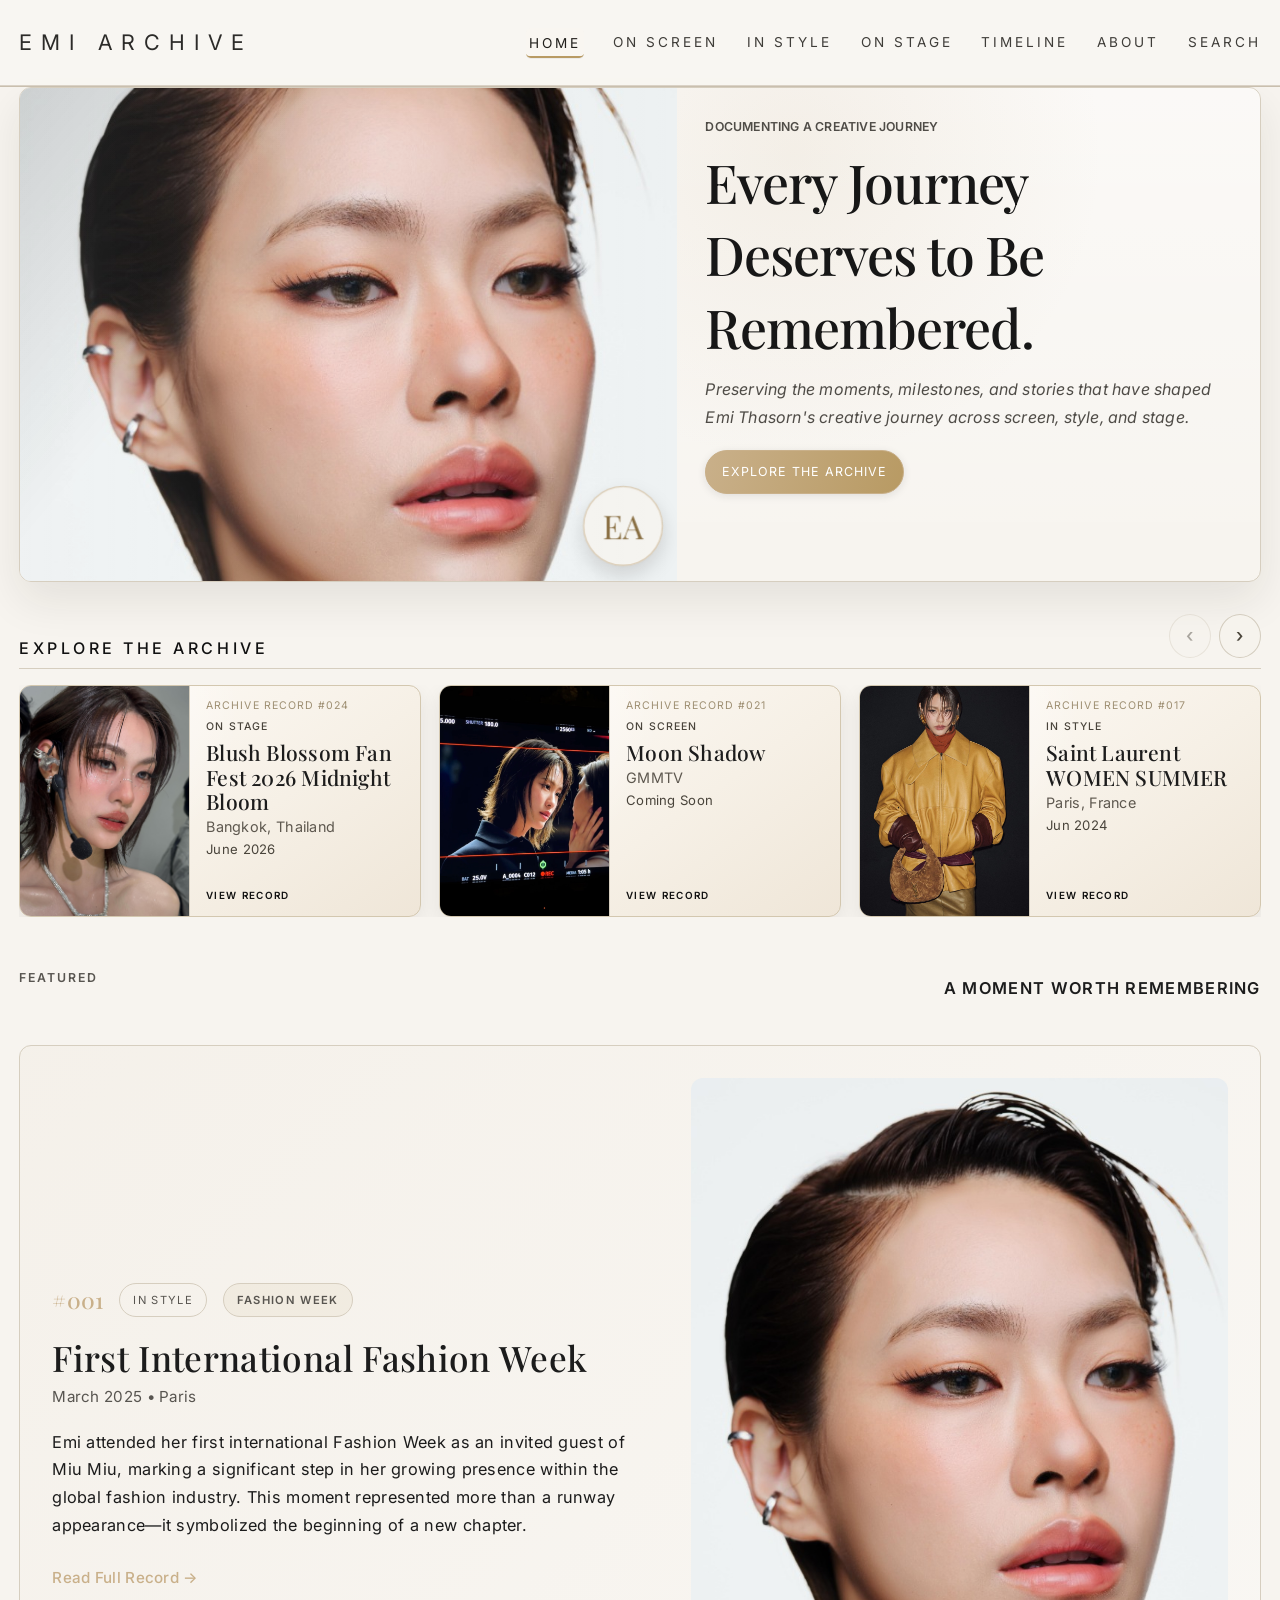
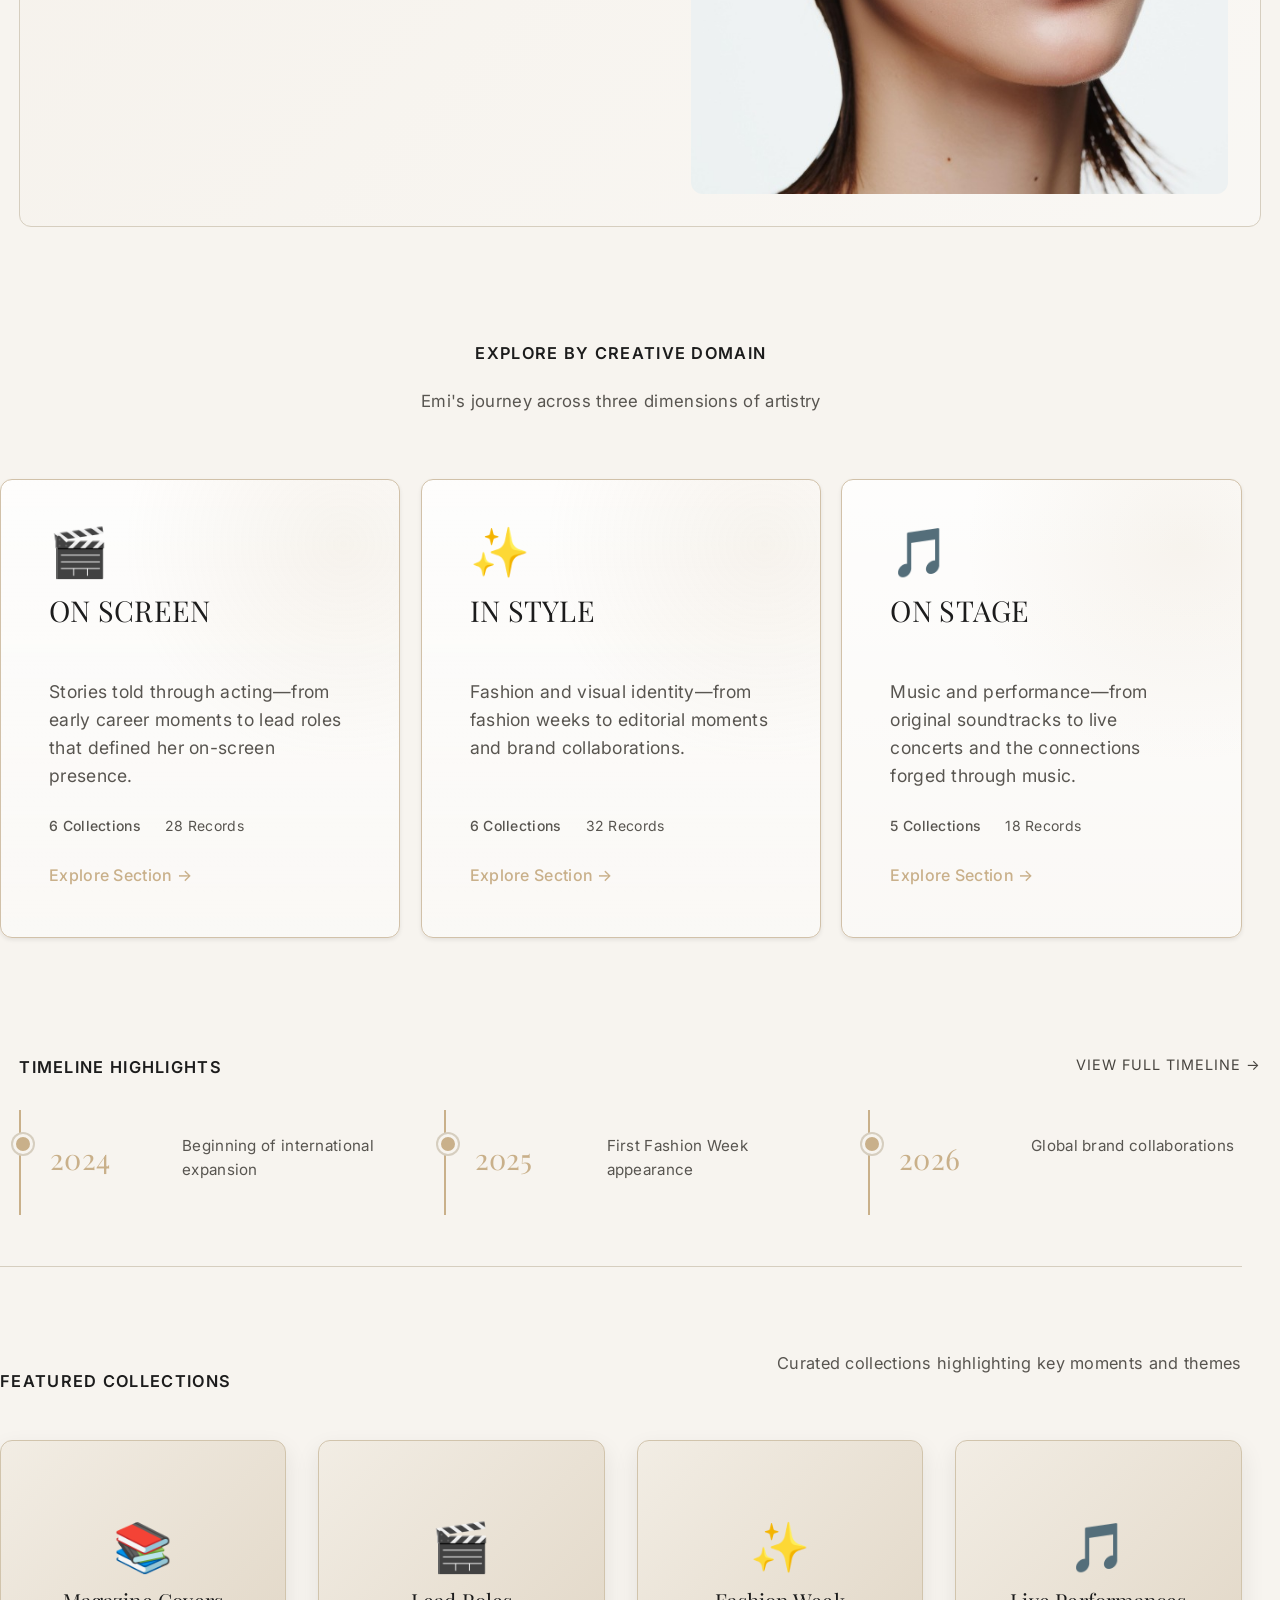
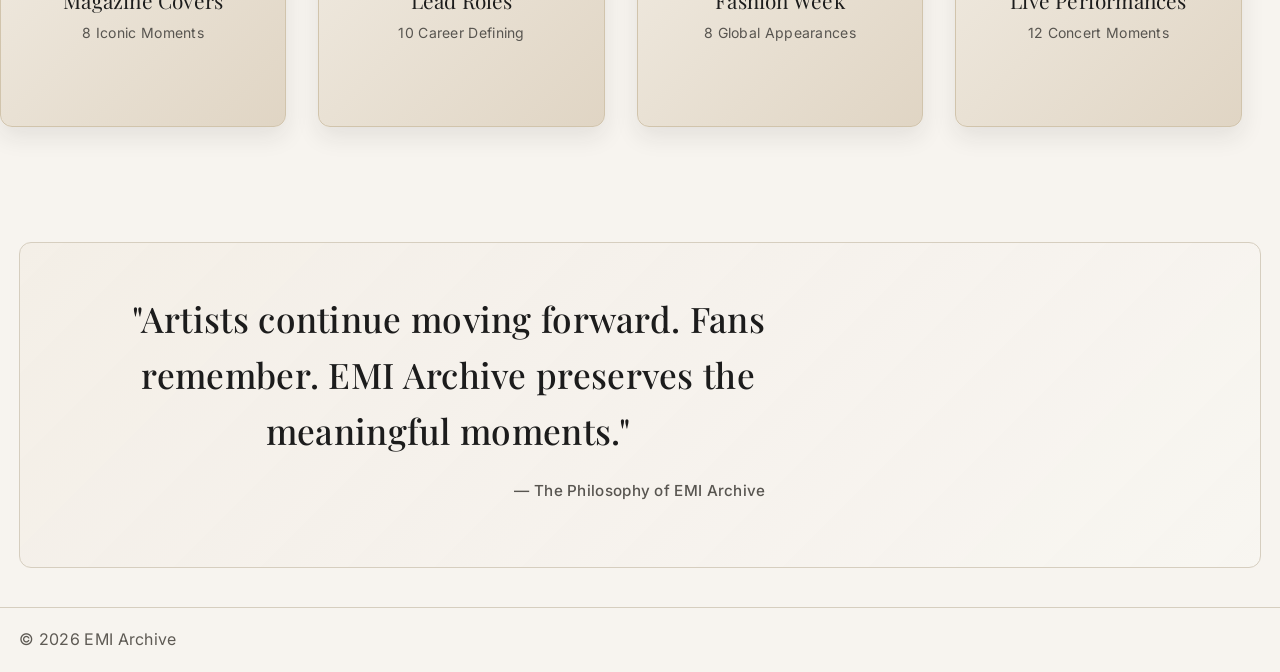
<file: index.html>
<!doctype html>
<html lang="en">
<head>
  <meta charset="UTF-8" />
  <meta name="viewport" content="width=device-width, initial-scale=1.0" />
  <title>EMI Archive</title>
  <link rel="preconnect" href="https://fonts.googleapis.com" />
  <link rel="preconnect" href="https://fonts.gstatic.com" crossorigin />
  <link href="https://fonts.googleapis.com/css2?family=Inter:wght@300;400;500;600&family=Playfair+Display:wght@300;400;500;600;700&display=swap" rel="stylesheet" />
  <link rel="stylesheet" href="assets/css/styles.css" />
  <link rel="icon" type="image/svg+xml" href="data:image/svg+xml,%3Csvg xmlns='http://www.w3.org/2000/svg' viewBox='0 0 64 64'%3E%3Crect x='2' y='2' width='60' height='60' rx='14' fill='%23ffffff'/%3E%3Ctext x='32' y='45' text-anchor='middle' font-family='Brush%20Script%20MT,%20cursive' font-size='54' font-weight='700' fill='%23000000'%3EE%3C/text%3E%3C/svg%3E" />
</head>
<body class="home-ref">
  <header class="site-header">
    <div class="shell header-inner">
      <a class="brand" href="index.html">EMI ARCHIVE</a>
      <button class="nav-toggle" type="button" aria-expanded="false" aria-controls="site-nav" aria-label="Toggle navigation">
        <span></span>
        <span></span>
        <span></span>
      </button>
      <nav class="site-nav" id="site-nav" aria-label="Main">
        <a href="index.html" class="is-active" data-primary="home">Home</a>
        <a href="archive.html?category=ON%20SCREEN" data-primary="ON SCREEN">On Screen</a>
        <a href="archive.html?category=IN%20STYLE" data-primary="IN STYLE">In Style</a>
        <a href="archive.html?category=ON%20STAGE" data-primary="ON STAGE">On Stage</a>
        <a href="timeline.html" data-primary="timeline">Timeline</a>
        <a href="about.html" data-primary="about">About</a>
        <a href="archive.html#search" data-primary="search">Search</a>
      </nav>
    </div>
  </header>

  <main>
    <!-- HERO SECTION -->
    <section class="hero shell home-ref" id="hero">
      <div class="hero-art">
        <img src="assets/images/emi01.png" alt="Emi Thasorn" />
        <span class="hero-medallion" aria-hidden="true">EA</span>
      </div>
      <div class="hero-copy">
        <p class="kicker">Documenting a Creative Journey</p>
        <h1>Every Journey<br />Deserves to Be<br />Remembered.</h1>
        <p class="hero-tagline">Preserving the moments, milestones, and stories that have shaped Emi Thasorn's creative journey across screen, style, and stage.</p>
        <a class="button" href="archive.html?category=ON%20SCREEN">Explore the Archive</a>
      </div>
    </section>

    <!-- LATEST ARCHIVE RECORDS -->
    <section class="latest-records shell" id="latest">
      <header class="latest-records-head">
        <h2>EXPLORE THE ARCHIVE</h2>
        <div class="latest-slider-controls" aria-label="Latest archive slider controls">
          <button type="button" class="latest-slider-button" data-latest-slide="prev" aria-label="View previous article">‹</button>
          <button type="button" class="latest-slider-button" data-latest-slide="next" aria-label="View next article">›</button>
        </div>
      </header>
      <div class="record-grid latest-records-track" id="latest-records-track">
        <article class="card latest-clickable-card" data-href="archive.html?category=ON%20STAGE&amp;collection=Live%20Performances#search" role="link" tabindex="0" aria-label="Open Blush Blossom Fan Fest 2026 Midnight Bloom record">
          <div class="card-image"><img src="assets/images/stage/on-stage01.jpg" alt="Blush Blossom Fan Fest 2026 Midnight Bloom record thumbnail" /></div>
          <p class="latest-card-label">Archive Record #024</p>
          <p class="archive-category">ON STAGE</p>
          <h3>Blush Blossom Fan Fest 2026 Midnight Bloom</h3>
          <p class="card-location">Bangkok, Thailand</p>
          <p class="card-date">June 2026</p>
          <a class="latest-card-cta" href="archive.html?category=ON%20STAGE&amp;collection=Live%20Performances#search">View Record</a>
        </article>
        <article class="card latest-clickable-card" data-href="archive.html?category=ON%20SCREEN&amp;collection=Film#search" role="link" tabindex="0" aria-label="Open Moon Shadow record">
          <div class="card-image"><img src="assets/images/screen/on-screen01.jpg" alt="Moon Shadow record thumbnail" /></div>
          <p class="latest-card-label">Archive Record #021</p>
          <p class="archive-category">ON SCREEN</p>
          <h3>Moon Shadow</h3>
          <p class="card-location">GMMTV</p>
          <p class="card-date">Coming Soon</p>
          <a class="latest-card-cta" href="archive.html?category=ON%20SCREEN&amp;collection=Film#search">View Record</a>
        </article>
        <article class="card latest-clickable-card" data-href="archive.html?category=IN%20STYLE&amp;collection=Style%20Notes#search" role="link" tabindex="0" aria-label="Open Saint Laurent Women Summer record">
          <div class="card-image"><img src="assets/images/style/in-style01.jpg" alt="Saint Laurent Women Summer record thumbnail" /></div>
          <p class="latest-card-label">Archive Record #017</p>
          <p class="archive-category">IN STYLE</p>
          <h3>Saint Laurent<br />WOMEN SUMMER</h3>
          <p class="card-location">Paris, France</p>
          <p class="card-date">Jun 2024</p>
          <a class="latest-card-cta" href="archive.html?category=IN%20STYLE&amp;collection=Style%20Notes#search">View Record</a>
        </article>
        <article class="card latest-clickable-card" data-href="archive.html?category=IN%20STYLE&amp;collection=Style%20Notes#search" role="link" tabindex="0" aria-label="Open Saint Laurent Women Summer record">
          <div class="card-image"><img src="assets/images/style/in-style01.jpg" alt="Saint Laurent Women Summer record thumbnail" /></div>
          <p class="latest-card-label">Archive Record #017</p>
          <p class="archive-category">IN STYLE</p>
          <h3>Saint Laurent<br />WOMEN SUMMER</h3>
          <p class="card-location">Paris, France</p>
          <p class="card-date">Jun 2024</p>
          <a class="latest-card-cta" href="archive.html?category=IN%20STYLE&amp;collection=Style%20Notes#search">View Record</a>
        </article>
        <article class="card latest-clickable-card" data-href="archive.html?category=IN%20STYLE&amp;collection=Style%20Notes#search" role="link" tabindex="0" aria-label="Open Saint Laurent Women Summer record">
          <div class="card-image"><img src="assets/images/style/in-style01.jpg" alt="Saint Laurent Women Summer record thumbnail" /></div>
          <p class="latest-card-label">Archive Record #017</p>
          <p class="archive-category">IN STYLE</p>
          <h3>Saint Laurent<br />WOMEN SUMMER</h3>
          <p class="card-location">Paris, France</p>
          <p class="card-date">Jun 2024</p>
          <a class="latest-card-cta" href="archive.html?category=IN%20STYLE&amp;collection=Style%20Notes#search">View Record</a>
        </article>
      </div>
    </section>

    <!-- FEATURED RECORD SECTION -->
    <section class="featured-record shell" id="featured">
      <div class="section-head">
        <p class="kicker">Featured</p>
        <h2>A Moment Worth Remembering</h2>
      </div>
      <article class="record-featured">
        <div class="record-featured-content">
          <div class="record-featured-meta">
            <span class="record-number">#001</span>
            <span class="record-category">IN STYLE</span>
            <span class="record-collection">Fashion Week</span>
          </div>
          <h3>First International Fashion Week</h3>
          <p class="record-date">March 2025 • Paris</p>
          <p class="record-story">Emi attended her first international Fashion Week as an invited guest of Miu Miu, marking a significant step in her growing presence within the global fashion industry. This moment represented more than a runway appearance—it symbolized the beginning of a new chapter.</p>
          <a href="record.html" class="link-arrow">Read Full Record →</a>
        </div>
        <div class="record-featured-image">
          <img src="assets/images/emi01.png" alt="Fashion Week Appearance" />
        </div>
      </article>
    </section>

    <!-- CREATIVE JOURNEY SECTION (Browse by Section) -->
    <section class="browse-sections shell" id="journey">
      <div class="section-head section-head--centered">
        <h2>Explore by Creative Domain</h2>
        <p>Emi's journey across three dimensions of artistry</p>
      </div>
      <div class="section-cards-grid">
        <article class="section-card" data-section="on-screen">
          <div class="section-card-header">
            <div class="section-icon">🎬</div>
            <h3>ON SCREEN</h3>
          </div>
          <p class="section-description">Stories told through acting—from early career moments to lead roles that defined her on-screen presence.</p>
          <div class="section-meta">
            <span class="collection-count">6 Collections</span>
            <span class="record-count">28 Records</span>
          </div>
          <a href="archive.html?category=ON%20SCREEN" class="section-link">Explore Section →</a>
        </article>
        <article class="section-card" data-section="in-style">
          <div class="section-card-header">
            <div class="section-icon">✨</div>
            <h3>IN STYLE</h3>
          </div>
          <p class="section-description">Fashion and visual identity—from fashion weeks to editorial moments and brand collaborations.</p>
          <div class="section-meta">
            <span class="collection-count">6 Collections</span>
            <span class="record-count">32 Records</span>
          </div>
          <a href="archive.html?category=IN%20STYLE" class="section-link">Explore Section →</a>
        </article>
        <article class="section-card" data-section="on-stage">
          <div class="section-card-header">
            <div class="section-icon">🎵</div>
            <h3>ON STAGE</h3>
          </div>
          <p class="section-description">Music and performance—from original soundtracks to live concerts and the connections forged through music.</p>
          <div class="section-meta">
            <span class="collection-count">5 Collections</span>
            <span class="record-count">18 Records</span>
          </div>
          <a href="archive.html?category=ON%20STAGE" class="section-link">Explore Section →</a>
        </article>
      </div>
    </section>

    <!-- TIMELINE PREVIEW SECTION -->
    <section class="timeline-preview shell" id="timeline-section">
      <div class="section-head">
        <h2>Timeline Highlights</h2>
        <a href="timeline.html">View Full Timeline →</a>
      </div>
      <div class="timeline-preview-grid">
        <div class="timeline-item">
          <span class="timeline-year">2024</span>
          <p class="timeline-description">Beginning of international expansion</p>
        </div>
        <div class="timeline-item">
          <span class="timeline-year">2025</span>
          <p class="timeline-description">First Fashion Week appearance</p>
        </div>
        <div class="timeline-item">
          <span class="timeline-year">2026</span>
          <p class="timeline-description">Global brand collaborations</p>
        </div>
      </div>
    </section>

    <!-- FEATURED COLLECTIONS SECTION -->
    <section class="featured-collections shell" id="collections-section">
      <div class="section-head">
        <h2>Featured Collections</h2>
        <p class="section-intro">Curated collections highlighting key moments and themes</p>
      </div>
      <div class="featured-collections-grid">
        <a href="collections.html" class="featured-collection-card">
          <div class="collection-image">📚</div>
          <h3>Magazine Covers</h3>
          <p>8 Iconic Moments</p>
        </a>
        <a href="collections.html" class="featured-collection-card">
          <div class="collection-image">🎬</div>
          <h3>Lead Roles</h3>
          <p>10 Career Defining</p>
        </a>
        <a href="collections.html" class="featured-collection-card">
          <div class="collection-image">✨</div>
          <h3>Fashion Week</h3>
          <p>8 Global Appearances</p>
        </a>
        <a href="collections.html" class="featured-collection-card">
          <div class="collection-image">🎵</div>
          <h3>Live Performances</h3>
          <p>12 Concert Moments</p>
        </a>
      </div>
    </section>

    <!-- INSPIRATIONAL QUOTE SECTION -->
    <section class="quote-section shell" id="quote-section">
      <blockquote class="quote-primary">
        <p>"Artists continue moving forward. Fans remember. EMI Archive preserves the meaningful moments."</p>
      </blockquote>
      <p class="quote-byline">— The Philosophy of EMI Archive</p>
    </section>
  </main>

  <footer class="site-footer">
    <div class="shell">
      <p>© <span id="year"></span> EMI Archive</p>
    </div>
  </footer>

  <nav class="mobile-dock" aria-label="Mobile quick navigation">
    <a class="is-active" href="index.html"><span aria-hidden="true">⌂</span><em>Home</em></a>
    <a href="archive.html?category=ON%20SCREEN"><span aria-hidden="true">▦</span><em>Screen</em></a>
    <a href="archive.html?category=IN%20STYLE"><span aria-hidden="true">◇</span><em>Style</em></a>
    <a href="timeline.html"><span aria-hidden="true">◷</span><em>Timeline</em></a>
    <a href="archive.html#search"><span aria-hidden="true">⌕</span><em>Search</em></a>
  </nav>

  <script src="assets/js/main.js"></script>
</body>
</html>
</file>
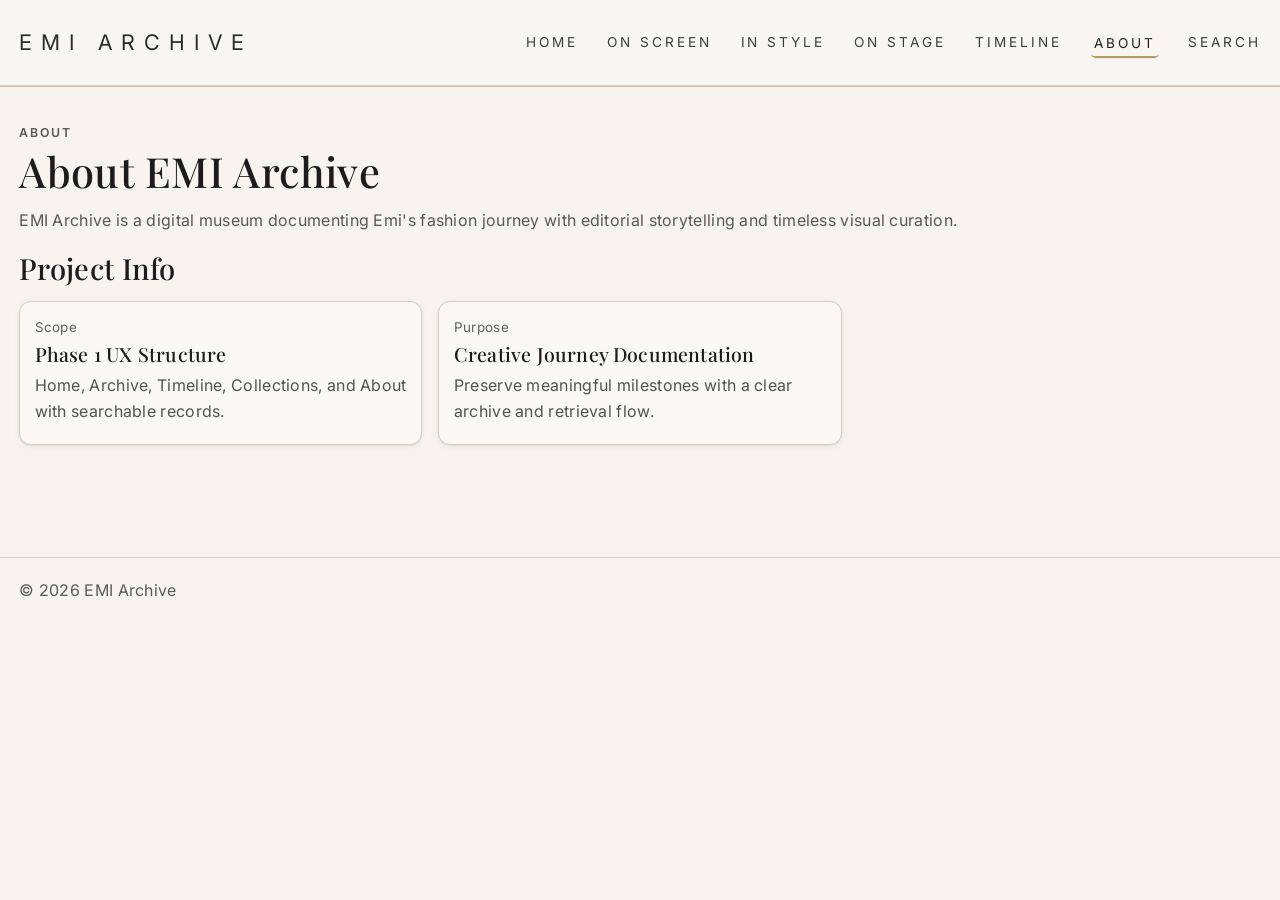
<file: about.html>
<!doctype html>
<html lang="en">
<head>
  <meta charset="UTF-8" />
  <meta name="viewport" content="width=device-width, initial-scale=1.0" />
  <title>About | EMI Archive</title>
  <link rel="preconnect" href="https://fonts.googleapis.com" />
  <link rel="preconnect" href="https://fonts.gstatic.com" crossorigin />
  <link href="https://fonts.googleapis.com/css2?family=Inter:wght@300;400;500;600&family=Playfair+Display:wght@300;400;500;600;700&display=swap" rel="stylesheet" />
  <link rel="stylesheet" href="assets/css/styles.css" />
  <link rel="icon" type="image/svg+xml" href="data:image/svg+xml,%3Csvg xmlns='http://www.w3.org/2000/svg' viewBox='0 0 64 64'%3E%3Crect x='2' y='2' width='60' height='60' rx='14' fill='%23ffffff'/%3E%3Ctext x='32' y='45' text-anchor='middle' font-family='Brush%20Script%20MT,%20cursive' font-size='54' font-weight='700' fill='%23000000'%3EE%3C/text%3E%3C/svg%3E" />
</head>
<body>
  <header class="site-header">
    <div class="shell header-inner">
      <a class="brand" href="index.html">EMI ARCHIVE</a>
      <button class="nav-toggle" type="button" aria-expanded="false" aria-controls="site-nav" aria-label="Toggle navigation">
        <span></span>
        <span></span>
        <span></span>
      </button>
      <nav class="site-nav" id="site-nav" aria-label="Main">
        <a href="index.html" data-primary="home">Home</a>
        <a href="archive.html?category=ON%20SCREEN" data-primary="ON SCREEN">On Screen</a>
        <a href="archive.html?category=IN%20STYLE" data-primary="IN STYLE">In Style</a>
        <a href="archive.html?category=ON%20STAGE" data-primary="ON STAGE">On Stage</a>
        <a href="timeline.html" data-primary="timeline">Timeline</a>
        <a href="about.html" class="is-active" data-primary="about">About</a>
        <a href="archive.html#search" data-primary="search">Search</a>
      </nav>
    </div>
  </header>
  <main class="shell page-main">
    <section class="section-head section-head--stacked">
      <p class="kicker">About</p>
      <h1>About EMI Archive</h1>
      <p>EMI Archive is a digital museum documenting Emi's fashion journey with editorial storytelling and timeless visual curation.</p>
    </section>

    <section class="records" aria-label="Project information">
      <div class="section-head">
        <h2>Project Info</h2>
      </div>
      <div class="record-grid">
        <article class="card">
          <p class="meta">Scope</p>
          <h3>Phase 1 UX Structure</h3>
          <p class="card-keyline">Home, Archive, Timeline, Collections, and About with searchable records.</p>
        </article>
        <article class="card">
          <p class="meta">Purpose</p>
          <h3>Creative Journey Documentation</h3>
          <p class="card-keyline">Preserve meaningful milestones with a clear archive and retrieval flow.</p>
        </article>
      </div>
    </section>
  </main>
  <footer class="site-footer"><div class="shell"><p>© <span id="year"></span> EMI Archive</p></div></footer>
  <script src="assets/js/main.js"></script>
</body>
</html>
</file>
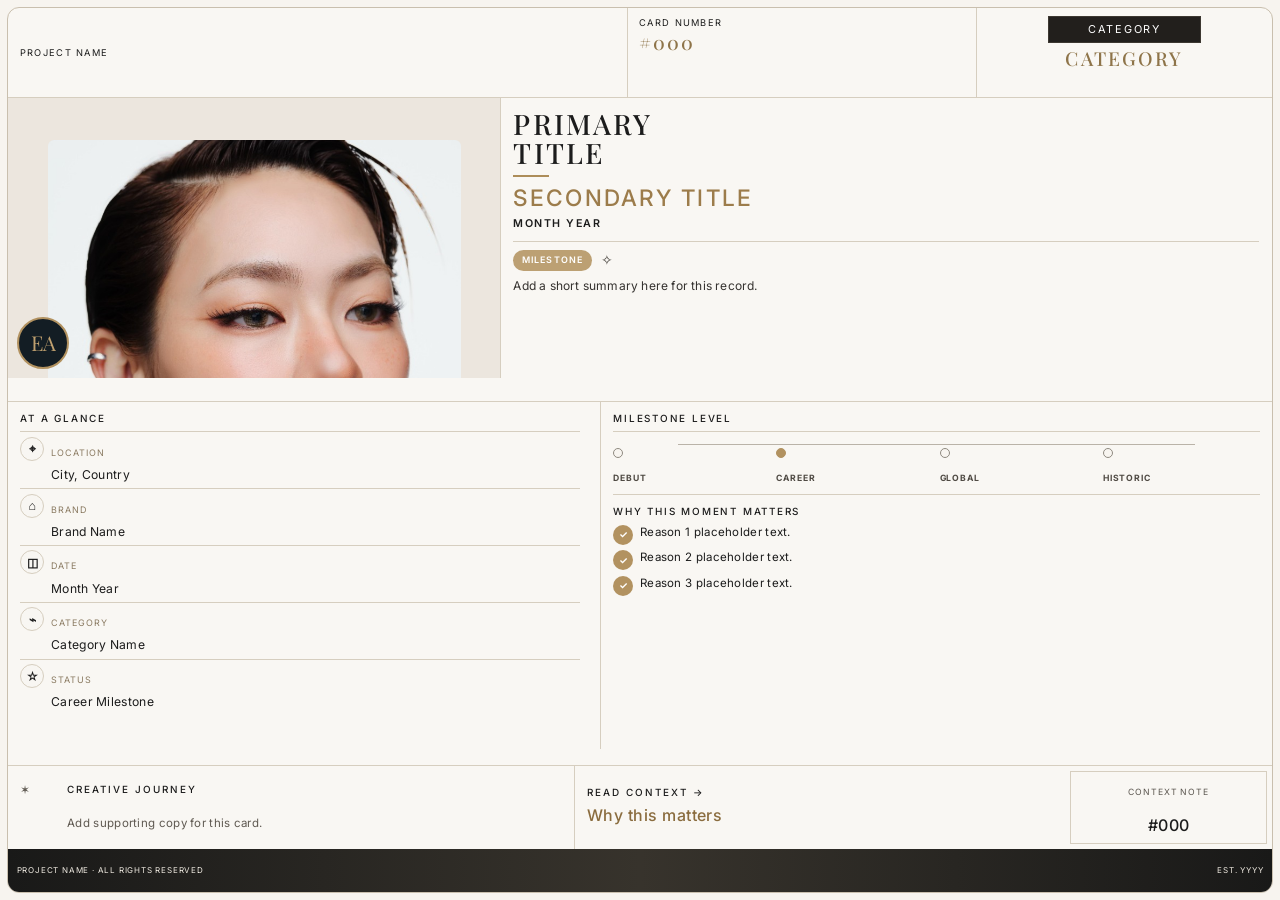
<file: archive-template.html>
<!doctype html>
<html lang="en">
<head>
  <meta charset="UTF-8" />
  <meta name="viewport" content="width=device-width, initial-scale=1.0" />
  <title>Archive Card Template | EMI Archive</title>
  <link rel="preconnect" href="https://fonts.googleapis.com" />
  <link rel="preconnect" href="https://fonts.gstatic.com" crossorigin />
  <link href="https://fonts.googleapis.com/css2?family=Inter:wght@300;400;500;600&family=Playfair+Display:wght@300;400;500;600;700&display=swap" rel="stylesheet" />
  <link rel="stylesheet" href="assets/css/styles.css" />
  <link rel="icon" type="image/svg+xml" href="data:image/svg+xml,%3Csvg xmlns='http://www.w3.org/2000/svg' viewBox='0 0 64 64'%3E%3Crect x='2' y='2' width='60' height='60' rx='14' fill='%23ffffff'/%3E%3Ctext x='32' y='45' text-anchor='middle' font-family='Brush%20Script%20MT,%20cursive' font-size='54' font-weight='700' fill='%23000000'%3EE%3C/text%3E%3C/svg%3E" />
</head>
<body class="archive-template-page">
  <main class="shell page-main">
    <section class="archive-feature" aria-label="Archive card template">
      <article class="archive-card">
        <header class="archive-card-head">
          <p>Project Name</p>
          <p>Card Number <strong>#000</strong></p>
          <p><strong>Category</strong></p>
        </header>

        <div class="archive-card-main">
          <figure class="archive-card-image">
            <img src="assets/images/emi01.png" alt="Template image" />
            <figcaption class="archive-card-seal" aria-hidden="true">EA</figcaption>
          </figure>
          <section class="archive-card-story">
            <h2>Primary Title</h2>
            <div class="archive-card-rule"></div>
            <p class="archive-card-subtitle">Secondary Title</p>
            <p class="archive-card-date">Month Year</p>
            <div class="archive-card-divider"></div>
            <div class="archive-card-pill-row">
              <p class="archive-card-tag">Milestone</p>
              <span aria-hidden="true">&#10023;</span>
            </div>
            <p class="archive-card-summary">
              Add a short summary here for this record.
            </p>
          </section>
        </div>

        <div class="archive-card-meta">
          <section class="archive-card-glance">
            <h3>At a glance</h3>
            <ul>
              <li><span aria-hidden="true">&#8982;</span><div><small>Location</small><p>City, Country</p></div></li>
              <li><span aria-hidden="true">&#8962;</span><div><small>Brand</small><p>Brand Name</p></div></li>
              <li><span aria-hidden="true">&#9707;</span><div><small>Date</small><p>Month Year</p></div></li>
              <li><span aria-hidden="true">&#8961;</span><div><small>Category</small><p>Category Name</p></div></li>
              <li><span aria-hidden="true">&#9734;</span><div><small>Status</small><p>Career Milestone</p></div></li>
            </ul>
          </section>

          <section class="archive-card-impact">
            <h3>Milestone level</h3>
            <div class="archive-level-track">
              <div class="archive-level-step"><span></span><strong>Debut</strong></div>
              <div class="archive-level-step is-active"><span></span><strong>Career</strong></div>
              <div class="archive-level-step"><span></span><strong>Global</strong></div>
              <div class="archive-level-step"><span></span><strong>Historic</strong></div>
            </div>
            <h3>Why this moment matters</h3>
            <ul>
              <li><span aria-hidden="true">&#10003;</span><p>Reason 1 placeholder text.</p></li>
              <li><span aria-hidden="true">&#10003;</span><p>Reason 2 placeholder text.</p></li>
              <li><span aria-hidden="true">&#10003;</span><p>Reason 3 placeholder text.</p></li>
            </ul>
          </section>
        </div>

        <footer class="archive-card-foot">
          <section class="archive-foot-journey">
            <p class="archive-foot-icon" aria-hidden="true">&#10038;</p>
            <h3>Creative Journey</h3>
            <p>Add supporting copy for this card.</p>
          </section>
          <section class="archive-foot-context">
            <h3>Read Context &rarr;</h3>
            <p>Why this matters</p>
          </section>
          <aside class="archive-foot-note">
            <p>Context Note</p>
            <strong>#000</strong>
          </aside>
        </footer>

        <div class="archive-card-legal">
          <p>PROJECT NAME · ALL RIGHTS RESERVED</p>
          <p>EST. YYYY</p>
        </div>
      </article>
    </section>
  </main>
</body>
</html>
</file>
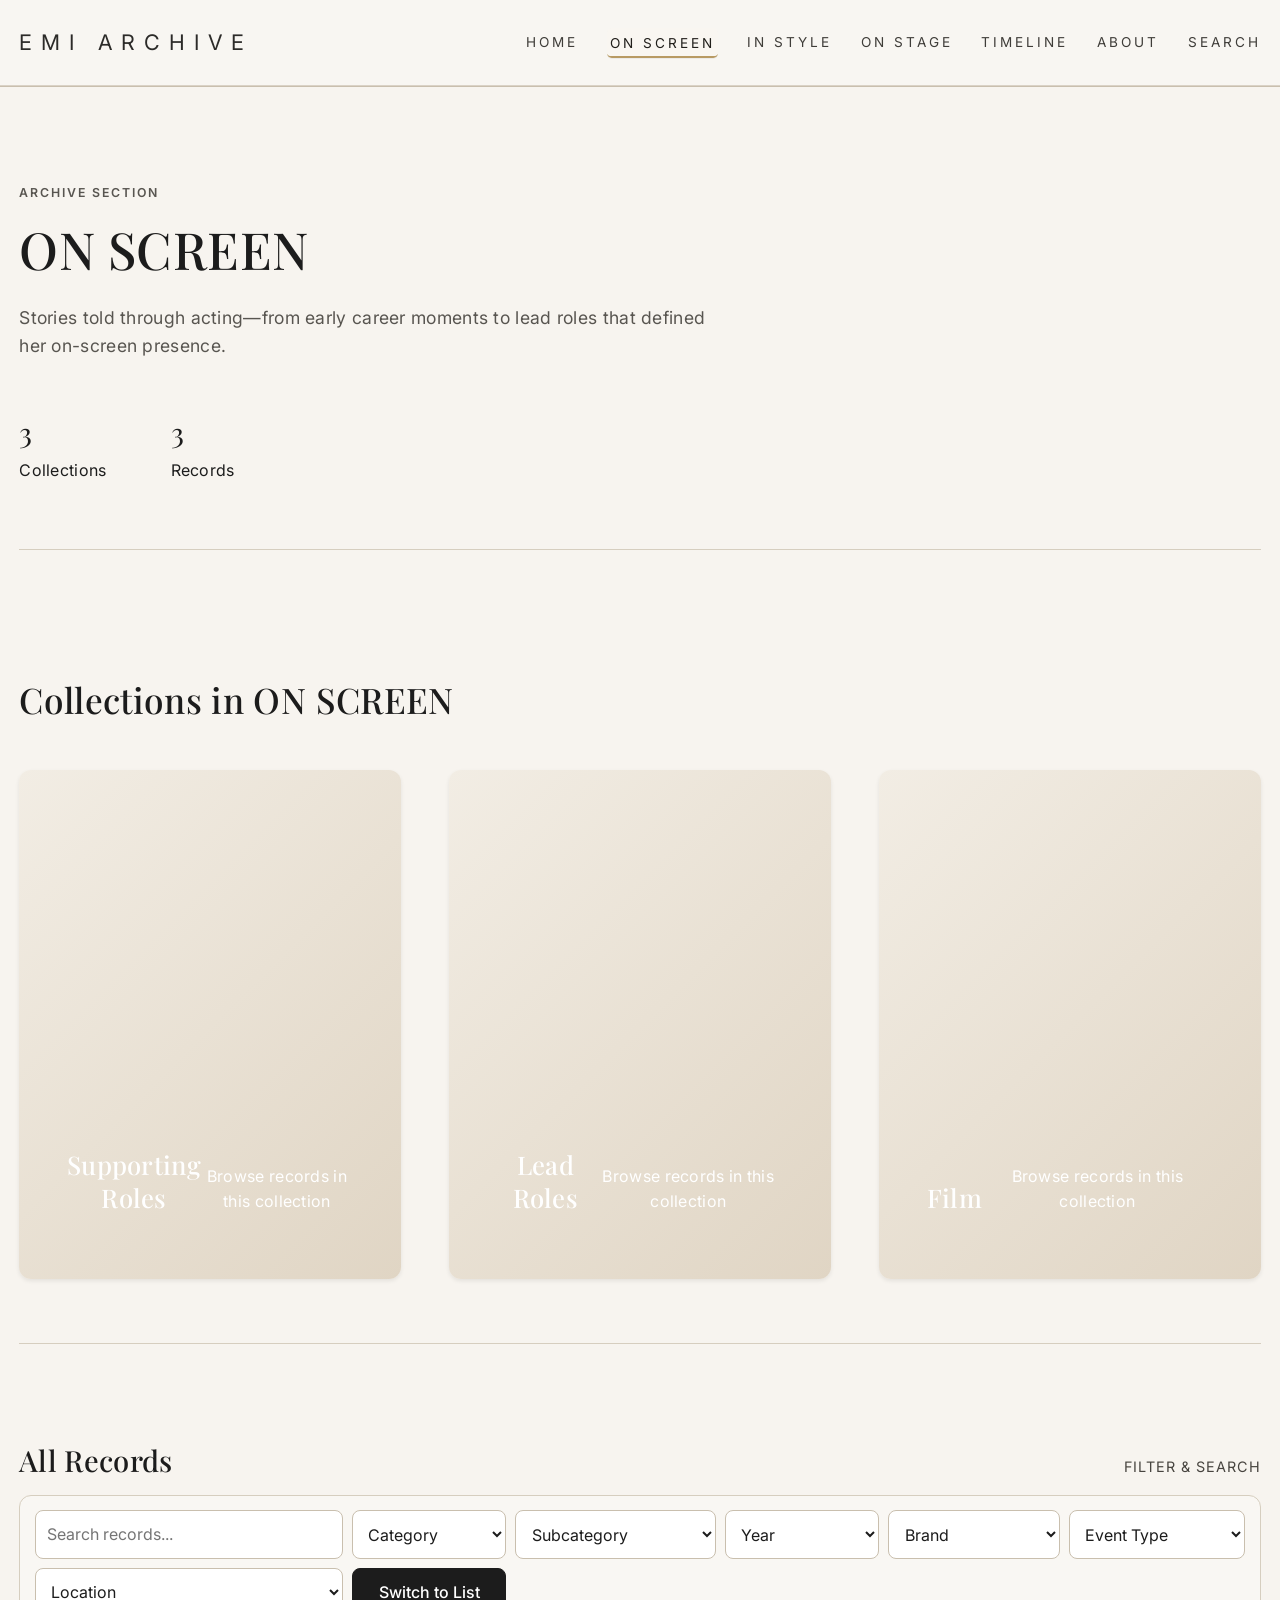
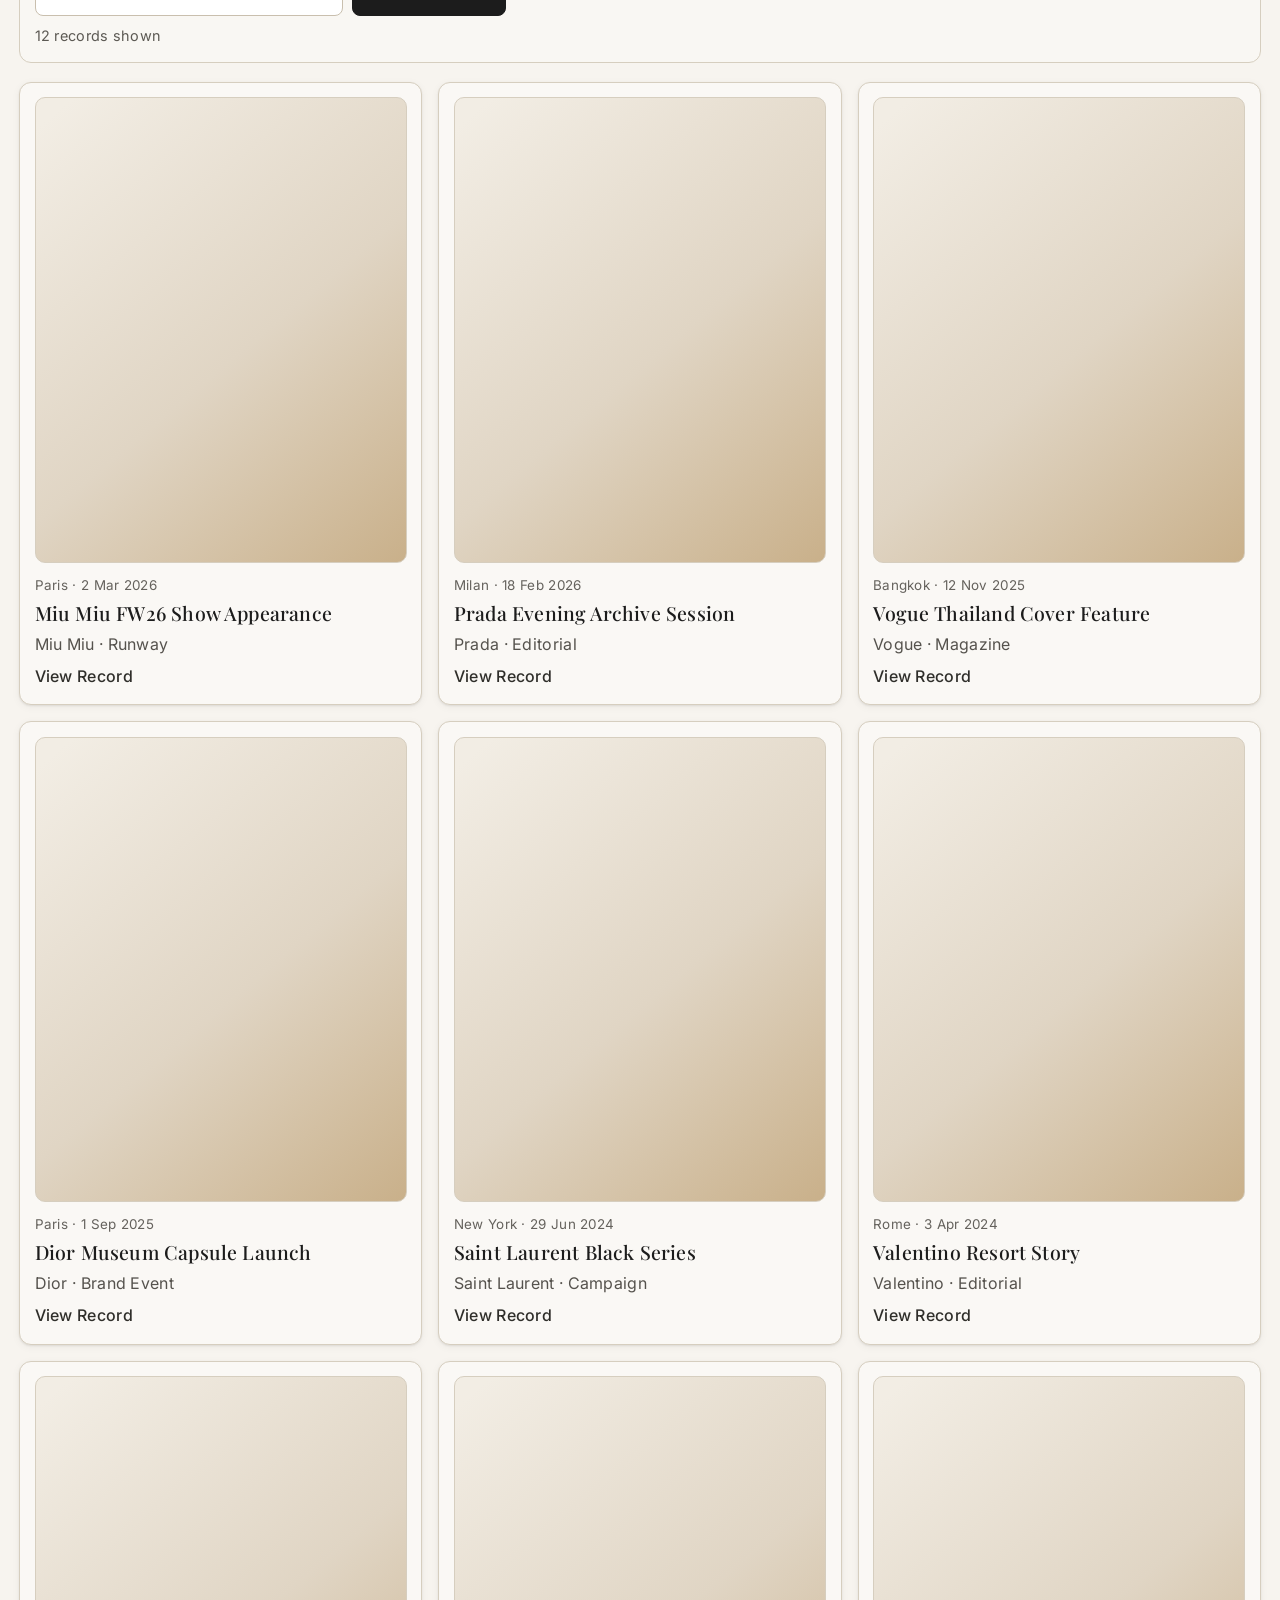
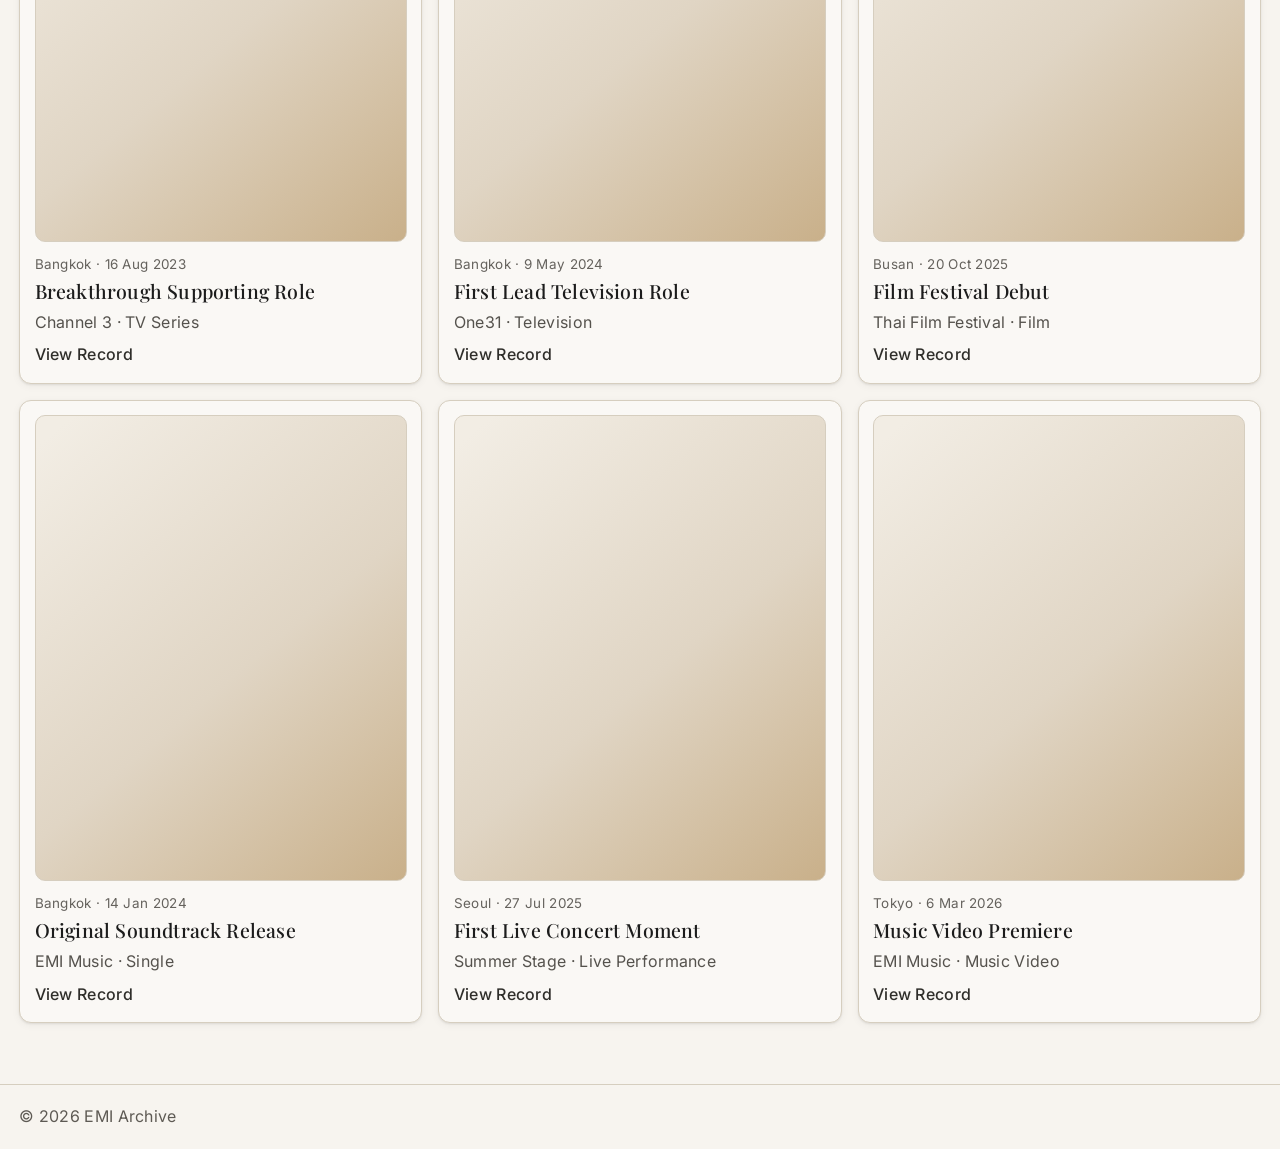
<file: archive.html>
<!doctype html>
<html lang="en">
<head>
  <meta charset="UTF-8" />
  <meta name="viewport" content="width=device-width, initial-scale=1.0" />
  <title>Archive List | EMI Archive</title>
  <link rel="preconnect" href="https://fonts.googleapis.com" />
  <link rel="preconnect" href="https://fonts.gstatic.com" crossorigin />
  <link href="https://fonts.googleapis.com/css2?family=Inter:wght@300;400;500;600&family=Playfair+Display:wght@300;400;500;600;700&display=swap" rel="stylesheet" />
  <link rel="stylesheet" href="assets/css/styles.css" />
  <link rel="icon" type="image/svg+xml" href="data:image/svg+xml,%3Csvg xmlns='http://www.w3.org/2000/svg' viewBox='0 0 64 64'%3E%3Crect x='2' y='2' width='60' height='60' rx='14' fill='%23ffffff'/%3E%3Ctext x='32' y='45' text-anchor='middle' font-family='Brush%20Script%20MT,%20cursive' font-size='54' font-weight='700' fill='%23000000'%3EE%3C/text%3E%3C/svg%3E" />
</head>
<body>
  <header class="site-header">
    <div class="shell header-inner">
      <a class="brand" href="index.html">EMI ARCHIVE</a>
      <button class="nav-toggle" type="button" aria-expanded="false" aria-controls="site-nav" aria-label="Toggle navigation">
        <span></span>
        <span></span>
        <span></span>
      </button>
      <nav class="site-nav" id="site-nav" aria-label="Main">
        <a href="index.html" data-primary="home">Home</a>
        <a href="archive.html?category=ON%20SCREEN" class="is-active" data-primary="ON SCREEN">On Screen</a>
        <a href="archive.html?category=IN%20STYLE" data-primary="IN STYLE">In Style</a>
        <a href="archive.html?category=ON%20STAGE" data-primary="ON STAGE">On Stage</a>
        <a href="timeline.html" data-primary="timeline">Timeline</a>
        <a href="about.html" data-primary="about">About</a>
        <a href="#search" data-primary="search">Search</a>
      </nav>
    </div>
  </header>

  <main class="shell page-main">
    <!-- Section Hero -->
    <section class="section-hero" id="section-hero">
      <div class="section-hero-content">
        <p class="kicker">Archive Section</p>
        <h1 id="section-title">ON SCREEN</h1>
        <p id="section-description" class="section-description">Stories told through acting—from early career moments to lead roles that defined her on-screen presence.</p>
        <div class="section-stats">
          <span><strong id="collection-count">6</strong> Collections</span>
          <span><strong id="record-count">28</strong> Records</span>
        </div>
      </div>
    </section>

    <!-- Collections in Section -->
    <section class="section-collections" id="section-collections" aria-label="Collections in this section">
      <h2>Collections in <span id="section-name">ON SCREEN</span></h2>
      <div class="collections-browser-grid" id="collections-grid"></div>
    </section>

    <!-- All Records Section -->
    <section class="all-records-section">
      <div class="section-head">
        <h2>All Records</h2>
        <a href="#search">Filter & Search</a>
      </div>

      <section id="search" class="filters-panel" aria-label="Archive filters">
        <div class="filters">
          <input id="searchInput" type="search" placeholder="Search records..." aria-label="Search records" />
          <select id="categoryFilter" aria-label="Filter by category">
            <option value="">Category</option>
          </select>
          <select id="subcategoryFilter" aria-label="Filter by subcategory">
            <option value="">Subcategory</option>
          </select>
          <select id="yearFilter" aria-label="Filter by year">
            <option value="">Year</option>
          </select>
          <select id="brandFilter" aria-label="Filter by brand">
            <option value="">Brand</option>
          </select>
          <select id="eventFilter" aria-label="Filter by event type">
            <option value="">Event Type</option>
          </select>
          <select id="locationFilter" aria-label="Filter by location">
            <option value="">Location</option>
          </select>
          <button id="toggleView" type="button">Switch to List</button>
        </div>
        <p id="recordsCount" class="filters-meta"></p>
      </section>

      <section id="archiveRecords" class="record-grid" aria-label="Archive records"></section>
    </section>
  </main>

  <footer class="site-footer">
    <div class="shell">
      <p>© <span id="year"></span> EMI Archive</p>
    </div>
  </footer>

  <script src="assets/js/main.js"></script>
</body>
</html>
</file>
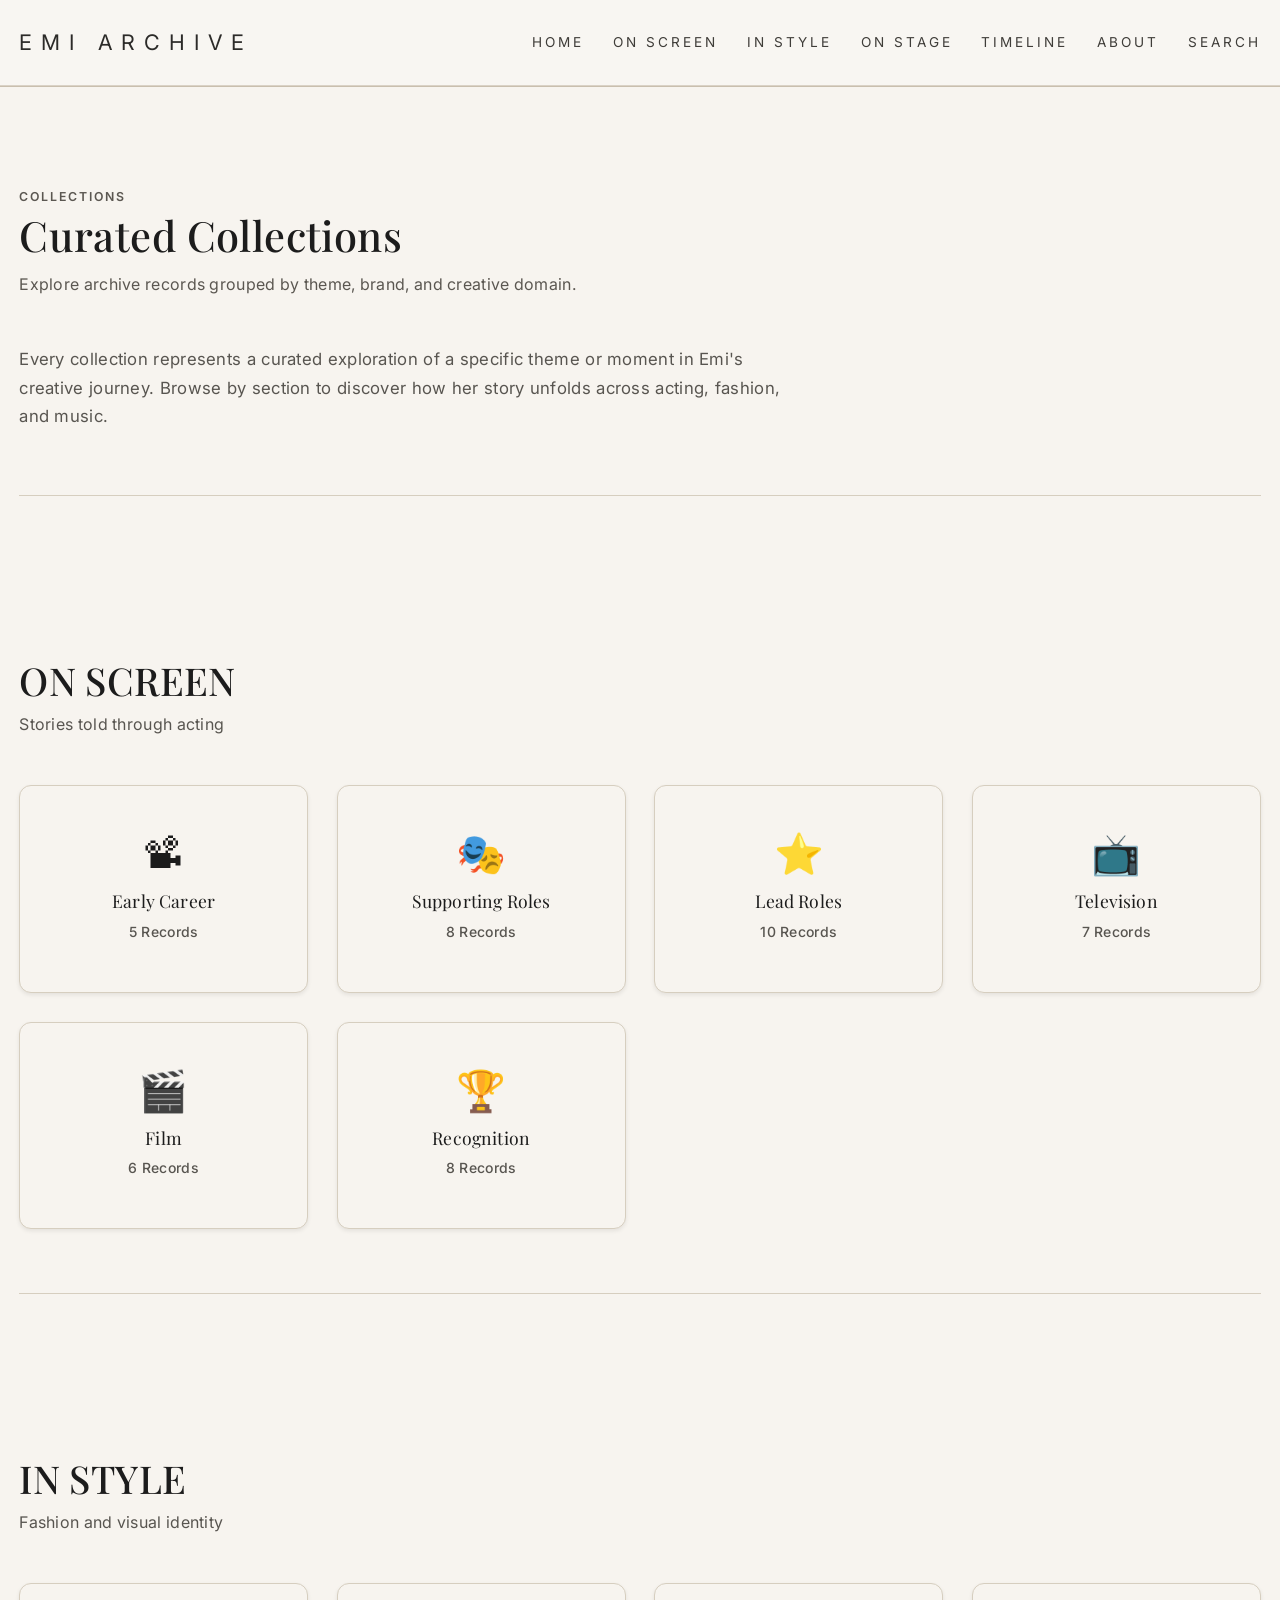
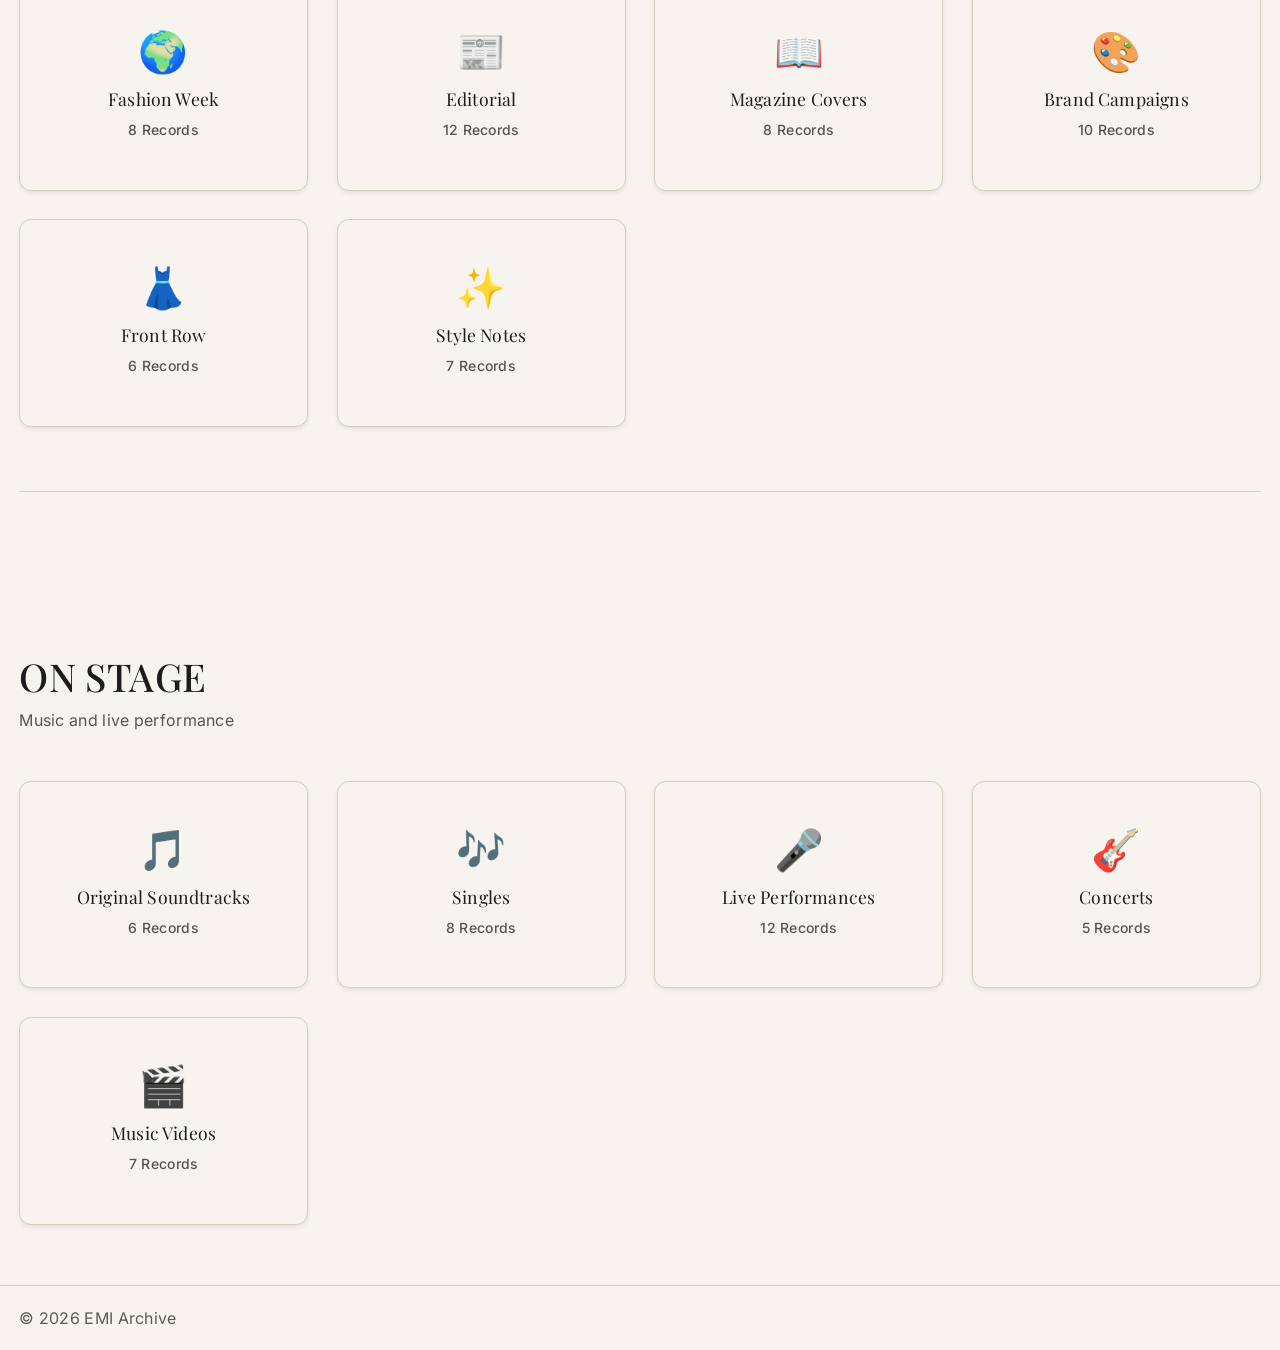
<file: collections.html>
<!doctype html>
<html lang="en">
<head>
  <meta charset="UTF-8" />
  <meta name="viewport" content="width=device-width, initial-scale=1.0" />
  <title>Collections | EMI Archive</title>
  <link rel="preconnect" href="https://fonts.googleapis.com" />
  <link rel="preconnect" href="https://fonts.gstatic.com" crossorigin />
  <link href="https://fonts.googleapis.com/css2?family=Inter:wght@300;400;500;600&family=Playfair+Display:wght@300;400;500;600;700&display=swap" rel="stylesheet" />
  <link rel="stylesheet" href="assets/css/styles.css" />
  <link rel="icon" type="image/svg+xml" href="data:image/svg+xml,%3Csvg xmlns='http://www.w3.org/2000/svg' viewBox='0 0 64 64'%3E%3Crect x='2' y='2' width='60' height='60' rx='14' fill='%23ffffff'/%3E%3Ctext x='32' y='45' text-anchor='middle' font-family='Brush%20Script%20MT,%20cursive' font-size='54' font-weight='700' fill='%23000000'%3EE%3C/text%3E%3C/svg%3E" />
</head>
<body>
  <header class="site-header">
    <div class="shell header-inner">
      <a class="brand" href="index.html">EMI ARCHIVE</a>
      <button class="nav-toggle" type="button" aria-expanded="false" aria-controls="site-nav" aria-label="Toggle navigation">
        <span></span>
        <span></span>
        <span></span>
      </button>
      <nav class="site-nav" id="site-nav" aria-label="Main">
        <a href="index.html" data-primary="home">Home</a>
        <a href="archive.html?category=ON%20SCREEN" data-primary="ON SCREEN">On Screen</a>
        <a href="archive.html?category=IN%20STYLE" data-primary="IN STYLE">In Style</a>
        <a href="archive.html?category=ON%20STAGE" data-primary="ON STAGE">On Stage</a>
        <a href="timeline.html" data-primary="timeline">Timeline</a>
        <a href="about.html" data-primary="about">About</a>
        <a href="archive.html#search" data-primary="search">Search</a>
      </nav>
    </div>
  </header>
  <main class="shell page-main">
    <!-- Collections Overview -->
    <section class="collections-overview">
      <div class="section-head section-head--stacked">
        <p class="kicker">Collections</p>
        <h1>Curated Collections</h1>
        <p>Explore archive records grouped by theme, brand, and creative domain.</p>
      </div>
      <p class="collections-intro">Every collection represents a curated exploration of a specific theme or moment in Emi's creative journey. Browse by section to discover how her story unfolds across acting, fashion, and music.</p>
    </section>

    <!-- Collections by Section -->
    <section class="collections-by-section" aria-label="Collections grouped by section">
      
      <!-- ON SCREEN Collections -->
      <section class="section-collection-group">
        <div class="collection-group-header">
          <h2>ON SCREEN</h2>
          <p>Stories told through acting</p>
        </div>
        <div class="collections-grid">
          <a href="#" class="collection-item">
            <div class="collection-item-icon">📽</div>
            <h3>Early Career</h3>
            <p class="collection-count">5 Records</p>
          </a>
          <a href="#" class="collection-item">
            <div class="collection-item-icon">🎭</div>
            <h3>Supporting Roles</h3>
            <p class="collection-count">8 Records</p>
          </a>
          <a href="#" class="collection-item">
            <div class="collection-item-icon">⭐</div>
            <h3>Lead Roles</h3>
            <p class="collection-count">10 Records</p>
          </a>
          <a href="#" class="collection-item">
            <div class="collection-item-icon">📺</div>
            <h3>Television</h3>
            <p class="collection-count">7 Records</p>
          </a>
          <a href="#" class="collection-item">
            <div class="collection-item-icon">🎬</div>
            <h3>Film</h3>
            <p class="collection-count">6 Records</p>
          </a>
          <a href="#" class="collection-item">
            <div class="collection-item-icon">🏆</div>
            <h3>Recognition</h3>
            <p class="collection-count">8 Records</p>
          </a>
        </div>
      </section>

      <!-- IN STYLE Collections -->
      <section class="section-collection-group">
        <div class="collection-group-header">
          <h2>IN STYLE</h2>
          <p>Fashion and visual identity</p>
        </div>
        <div class="collections-grid">
          <a href="#" class="collection-item">
            <div class="collection-item-icon">🌍</div>
            <h3>Fashion Week</h3>
            <p class="collection-count">8 Records</p>
          </a>
          <a href="#" class="collection-item">
            <div class="collection-item-icon">📰</div>
            <h3>Editorial</h3>
            <p class="collection-count">12 Records</p>
          </a>
          <a href="#" class="collection-item">
            <div class="collection-item-icon">📖</div>
            <h3>Magazine Covers</h3>
            <p class="collection-count">8 Records</p>
          </a>
          <a href="#" class="collection-item">
            <div class="collection-item-icon">🎨</div>
            <h3>Brand Campaigns</h3>
            <p class="collection-count">10 Records</p>
          </a>
          <a href="#" class="collection-item">
            <div class="collection-item-icon">👗</div>
            <h3>Front Row</h3>
            <p class="collection-count">6 Records</p>
          </a>
          <a href="#" class="collection-item">
            <div class="collection-item-icon">✨</div>
            <h3>Style Notes</h3>
            <p class="collection-count">7 Records</p>
          </a>
        </div>
      </section>

      <!-- ON STAGE Collections -->
      <section class="section-collection-group">
        <div class="collection-group-header">
          <h2>ON STAGE</h2>
          <p>Music and live performance</p>
        </div>
        <div class="collections-grid">
          <a href="#" class="collection-item">
            <div class="collection-item-icon">🎵</div>
            <h3>Original Soundtracks</h3>
            <p class="collection-count">6 Records</p>
          </a>
          <a href="#" class="collection-item">
            <div class="collection-item-icon">🎶</div>
            <h3>Singles</h3>
            <p class="collection-count">8 Records</p>
          </a>
          <a href="#" class="collection-item">
            <div class="collection-item-icon">🎤</div>
            <h3>Live Performances</h3>
            <p class="collection-count">12 Records</p>
          </a>
          <a href="#" class="collection-item">
            <div class="collection-item-icon">🎸</div>
            <h3>Concerts</h3>
            <p class="collection-count">5 Records</p>
          </a>
          <a href="#" class="collection-item">
            <div class="collection-item-icon">🎬</div>
            <h3>Music Videos</h3>
            <p class="collection-count">7 Records</p>
          </a>
        </div>
      </section>

    </section>
  </main>
  <footer class="site-footer"><div class="shell"><p>© <span id="year"></span> EMI Archive</p></div></footer>
  <script src="assets/js/main.js"></script>
</body>
</html>
</file>
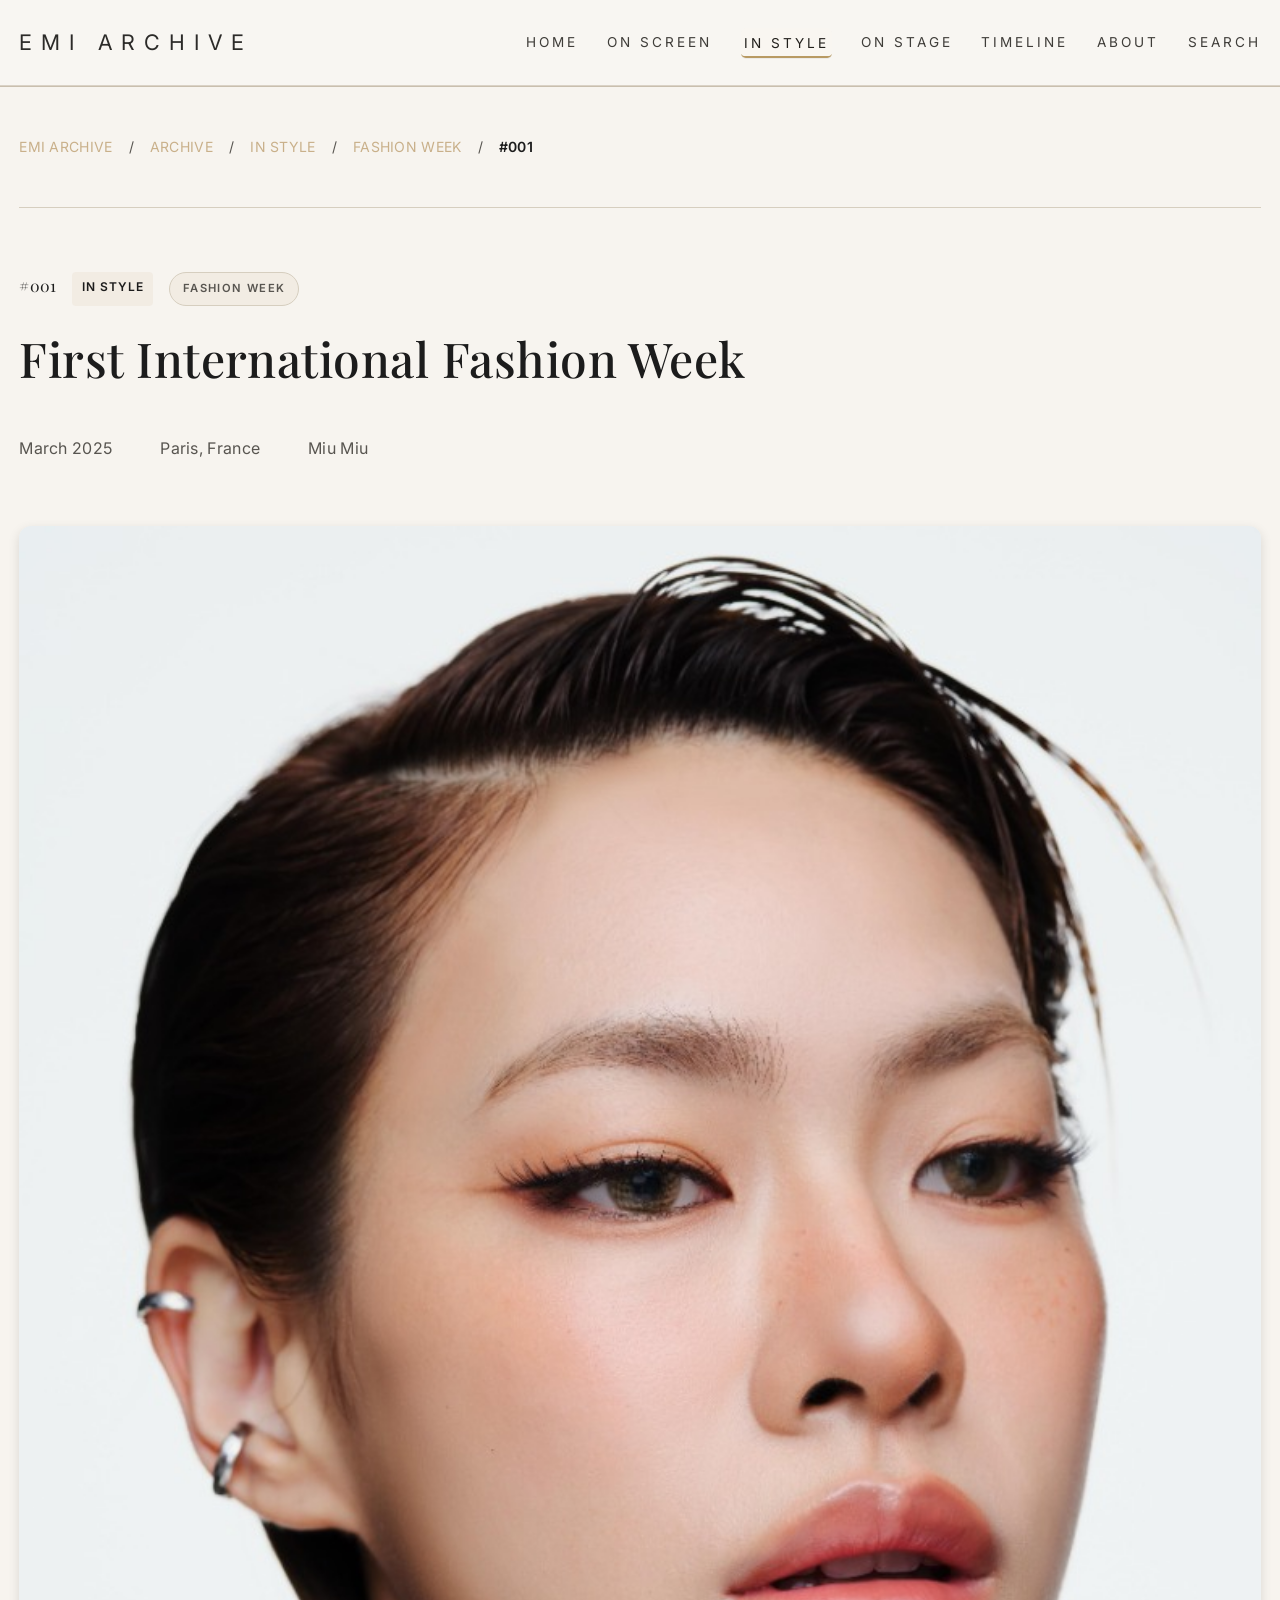
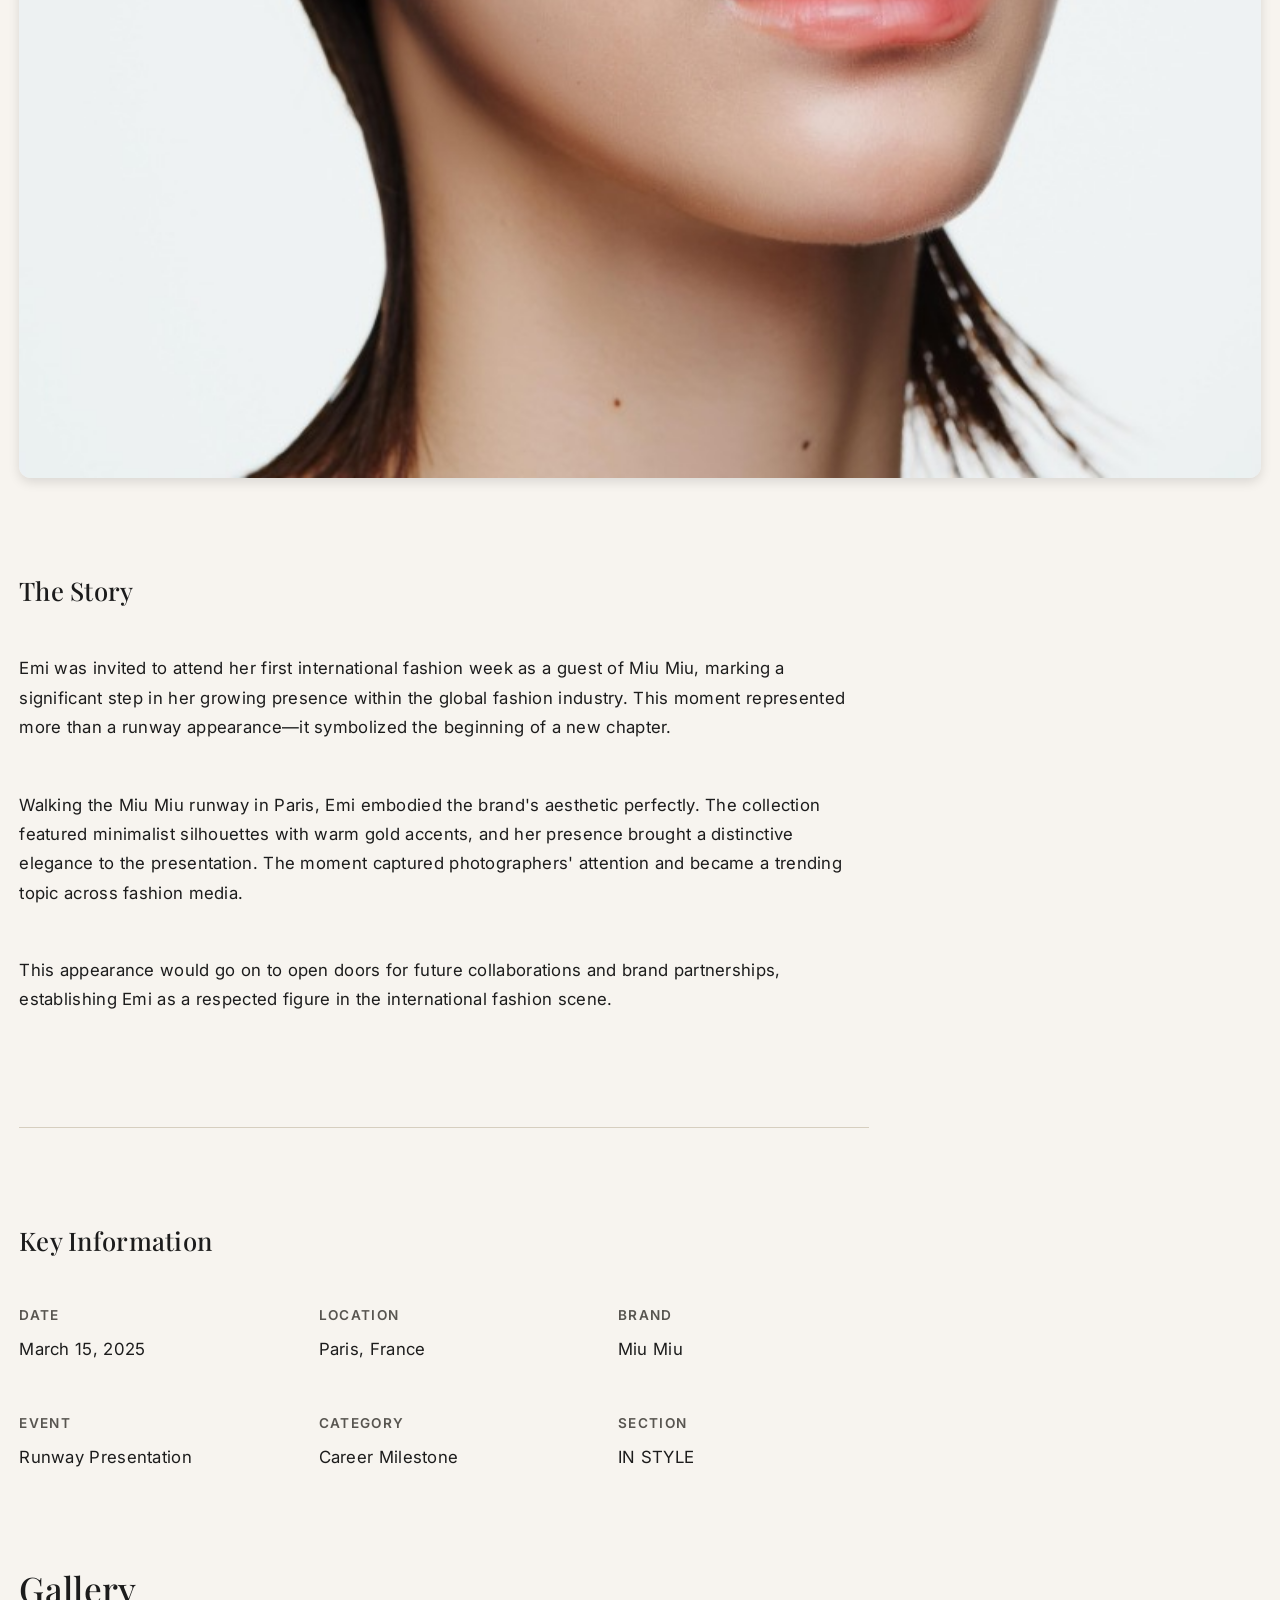
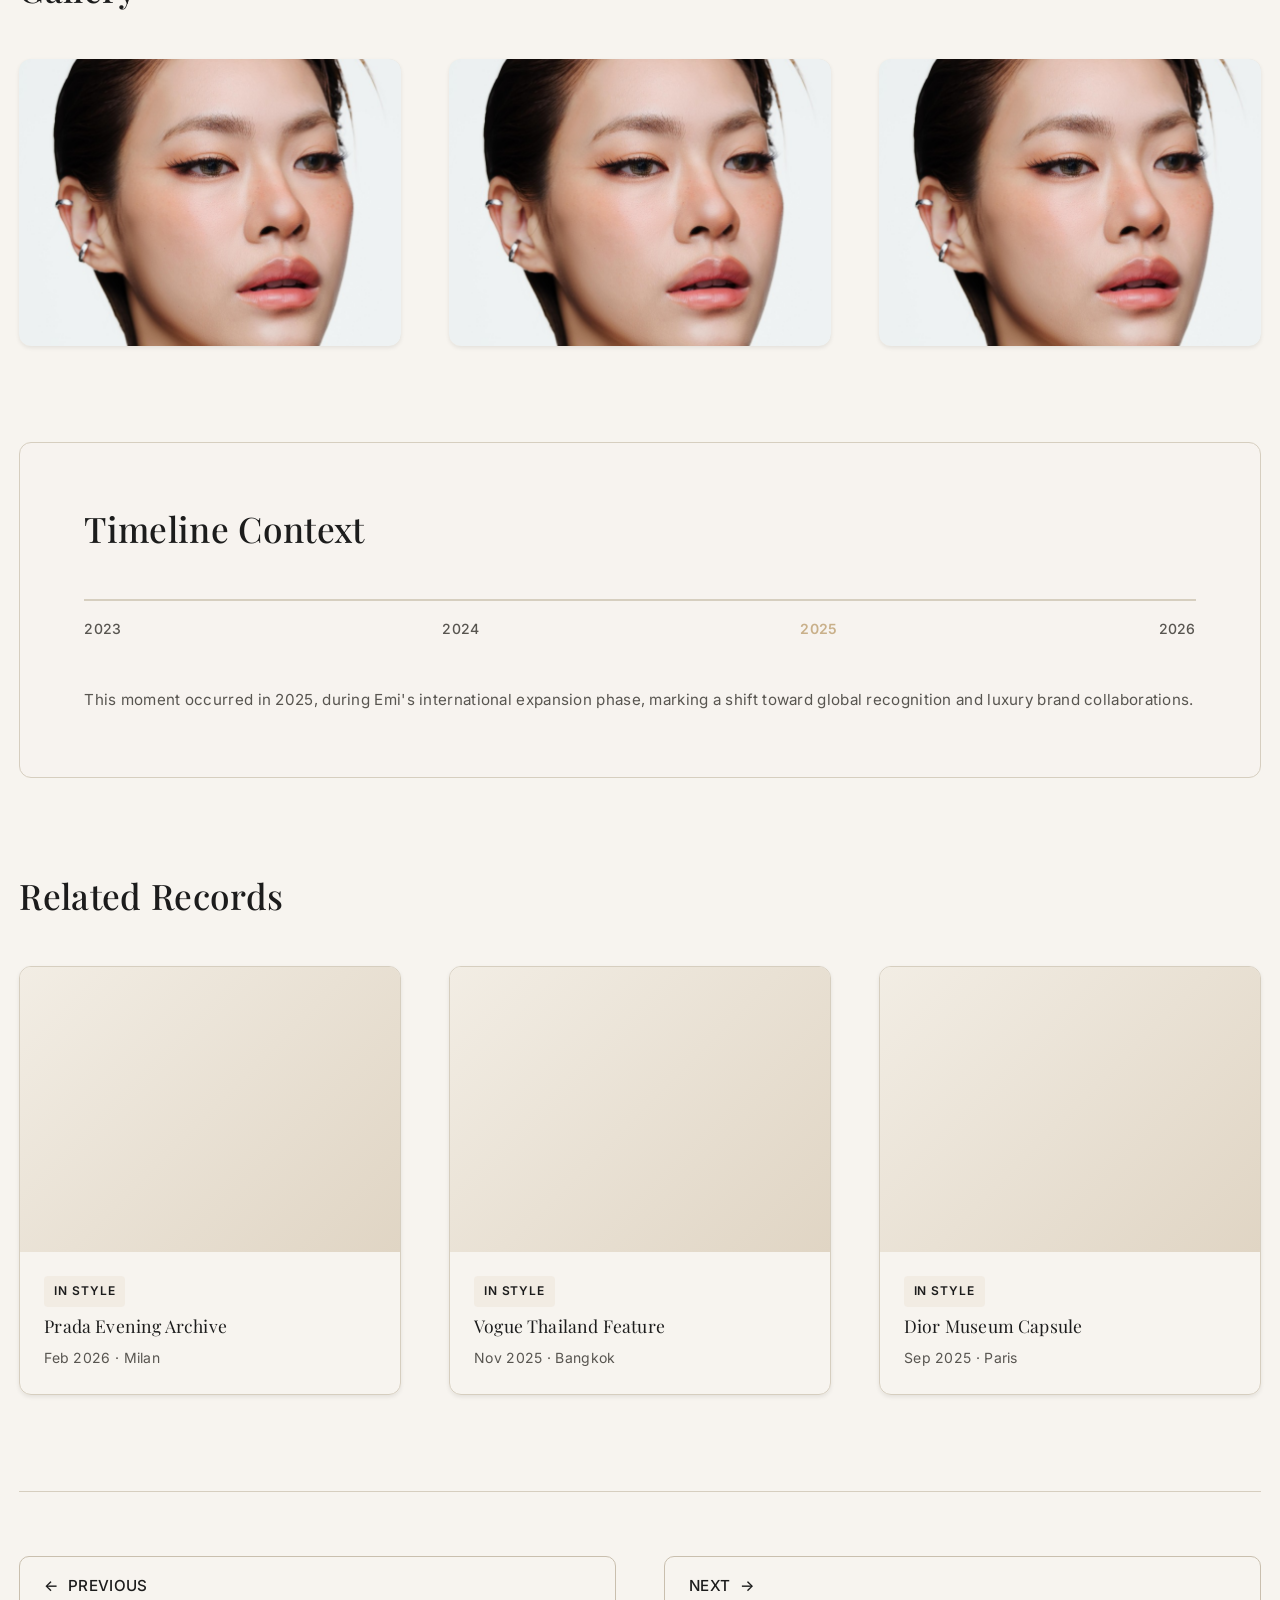
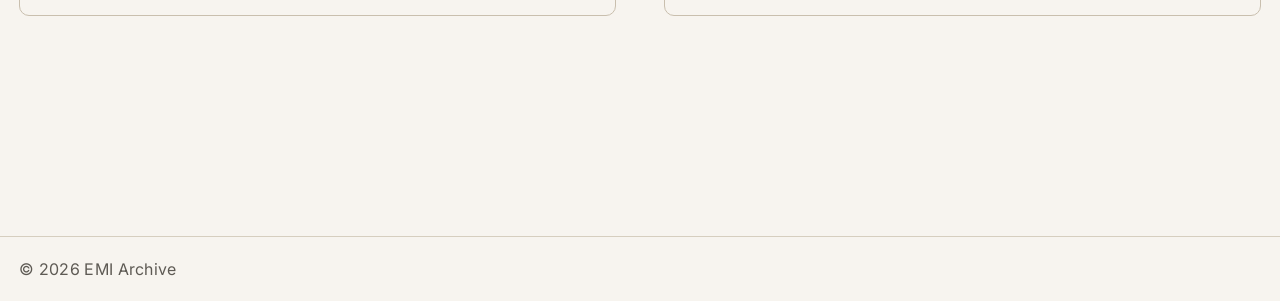
<file: record.html>
<!doctype html>
<html lang="en">
<head>
  <meta charset="UTF-8" />
  <meta name="viewport" content="width=device-width, initial-scale=1.0" />
  <title>Archive Record Detail | EMI Archive</title>
  <link rel="preconnect" href="https://fonts.googleapis.com" />
  <link rel="preconnect" href="https://fonts.gstatic.com" crossorigin />
  <link href="https://fonts.googleapis.com/css2?family=Inter:wght@300;400;500;600&family=Playfair+Display:wght@300;400;500;600;700&display=swap" rel="stylesheet" />
  <link rel="stylesheet" href="assets/css/styles.css" />
  <link rel="icon" type="image/svg+xml" href="data:image/svg+xml,%3Csvg xmlns='http://www.w3.org/2000/svg' viewBox='0 0 64 64'%3E%3Crect x='2' y='2' width='60' height='60' rx='14' fill='%23ffffff'/%3E%3Ctext x='32' y='45' text-anchor='middle' font-family='Brush%20Script%20MT,%20cursive' font-size='54' font-weight='700' fill='%23000000'%3EE%3C/text%3E%3C/svg%3E" />
</head>
<body>
  <header class="site-header">
    <div class="shell header-inner">
      <a class="brand" href="index.html">EMI ARCHIVE</a>
      <button class="nav-toggle" type="button" aria-expanded="false" aria-controls="site-nav" aria-label="Toggle navigation">
        <span></span>
        <span></span>
        <span></span>
      </button>
      <nav class="site-nav" id="site-nav" aria-label="Main">
        <a href="index.html" data-primary="home">Home</a>
        <a href="archive.html?category=ON%20SCREEN" data-primary="ON SCREEN">On Screen</a>
        <a href="archive.html?category=IN%20STYLE" class="is-active" data-primary="IN STYLE">In Style</a>
        <a href="archive.html?category=ON%20STAGE" data-primary="ON STAGE">On Stage</a>
        <a href="timeline.html" data-primary="timeline">Timeline</a>
        <a href="about.html" data-primary="about">About</a>
        <a href="archive.html#search" data-primary="search">Search</a>
      </nav>
    </div>
  </header>

  <main class="shell page-main">
    <!-- Breadcrumb Navigation -->
    <nav class="breadcrumb" aria-label="Breadcrumb">
      <a href="index.html">EMI ARCHIVE</a>
      <span class="breadcrumb-sep">/</span>
      <a href="archive.html">ARCHIVE</a>
      <span class="breadcrumb-sep">/</span>
      <a href="archive.html?category=IN%20STYLE">IN STYLE</a>
      <span class="breadcrumb-sep">/</span>
      <a href="#">FASHION WEEK</a>
      <span class="breadcrumb-sep">/</span>
      <span class="breadcrumb-current">#001</span>
    </nav>

    <!-- Archive Record Header -->
    <section class="record-header">
      <div class="record-header-meta">
        <span class="record-archive-number">#001</span>
        <span class="record-section">IN STYLE</span>
        <span class="record-collection">Fashion Week</span>
      </div>
      <h1>First International Fashion Week</h1>
      <div class="record-header-details">
        <time datetime="2025-03">March 2025</time>
        <span>Paris, France</span>
        <span>Miu Miu</span>
      </div>
    </section>

    <!-- Hero Image -->
    <section class="record-hero-image">
      <img src="assets/images/emi01.png" alt="Emi at Miu Miu Fashion Week appearance" />
    </section>

    <!-- Record Context & Facts -->
    <article class="record-content">
      <section class="record-narrative">
        <h2>The Story</h2>
        <p>
          Emi was invited to attend her first international fashion week as a guest of Miu Miu, 
          marking a significant step in her growing presence within the global fashion industry. 
          This moment represented more than a runway appearance—it symbolized the beginning of a new chapter.
        </p>
        <p>
          Walking the Miu Miu runway in Paris, Emi embodied the brand's aesthetic perfectly. The collection 
          featured minimalist silhouettes with warm gold accents, and her presence brought a distinctive elegance 
          to the presentation. The moment captured photographers' attention and became a trending topic across 
          fashion media.
        </p>
        <p>
          This appearance would go on to open doors for future collaborations and brand partnerships, 
          establishing Emi as a respected figure in the international fashion scene.
        </p>
      </section>

      <section class="record-facts">
        <h2>Key Information</h2>
        <div class="facts-grid">
          <div class="fact-item">
            <span class="fact-label">Date</span>
            <span class="fact-value">March 15, 2025</span>
          </div>
          <div class="fact-item">
            <span class="fact-label">Location</span>
            <span class="fact-value">Paris, France</span>
          </div>
          <div class="fact-item">
            <span class="fact-label">Brand</span>
            <span class="fact-value">Miu Miu</span>
          </div>
          <div class="fact-item">
            <span class="fact-label">Event</span>
            <span class="fact-value">Runway Presentation</span>
          </div>
          <div class="fact-item">
            <span class="fact-label">Category</span>
            <span class="fact-value">Career Milestone</span>
          </div>
          <div class="fact-item">
            <span class="fact-label">Section</span>
            <span class="fact-value">IN STYLE</span>
          </div>
        </div>
      </section>
    </article>

    <!-- Gallery -->
    <section class="record-gallery" aria-label="Additional images and media">
      <h2>Gallery</h2>
      <div class="gallery-grid">
        <div class="gallery-item">
          <img src="assets/images/emi01.png" alt="Gallery image 1" />
        </div>
        <div class="gallery-item">
          <img src="assets/images/emi01.png" alt="Gallery image 2" />
        </div>
        <div class="gallery-item">
          <img src="assets/images/emi01.png" alt="Gallery image 3" />
        </div>
      </div>
    </section>

    <!-- Timeline Position -->
    <section class="record-timeline-position">
      <h2>Timeline Context</h2>
      <div class="timeline-position-visual">
        <div class="timeline-line"></div>
        <div class="timeline-markers">
          <span class="timeline-marker">2023</span>
          <span class="timeline-marker">2024</span>
          <span class="timeline-marker current">2025</span>
          <span class="timeline-marker">2026</span>
        </div>
      </div>
      <p class="timeline-context-text">This moment occurred in 2025, during Emi's international expansion phase, marking a shift toward 
      global recognition and luxury brand collaborations.</p>
    </section>

    <!-- Related Records -->
    <section class="related-records" aria-label="Related archive records">
      <h2>Related Records</h2>
      <div class="related-records-grid">
        <a href="record.html" class="related-record-card">
          <div class="related-record-image"></div>
          <div class="related-record-meta">
            <span class="badge">IN STYLE</span>
            <h3>Prada Evening Archive</h3>
            <time>Feb 2026 · Milan</time>
          </div>
        </a>
        <a href="record.html" class="related-record-card">
          <div class="related-record-image"></div>
          <div class="related-record-meta">
            <span class="badge">IN STYLE</span>
            <h3>Vogue Thailand Feature</h3>
            <time>Nov 2025 · Bangkok</time>
          </div>
        </a>
        <a href="record.html" class="related-record-card">
          <div class="related-record-image"></div>
          <div class="related-record-meta">
            <span class="badge">IN STYLE</span>
            <h3>Dior Museum Capsule</h3>
            <time>Sep 2025 · Paris</time>
          </div>
        </a>
      </div>
    </section>

    <!-- Previous / Next Navigation -->
    <nav class="record-pagination" aria-label="Record navigation">
      <a href="record.html" class="nav-button nav-button-prev">
        <span>←</span> PREVIOUS
      </a>
      <a href="record.html" class="nav-button nav-button-next">
        NEXT <span>→</span>
      </a>
    </nav>
  </main>

  <footer class="site-footer">
    <div class="shell">
      <p>© <span id="year"></span> EMI Archive</p>
    </div>
  </footer>

  <script src="assets/js/main.js"></script>
</body>
</html>
</file>
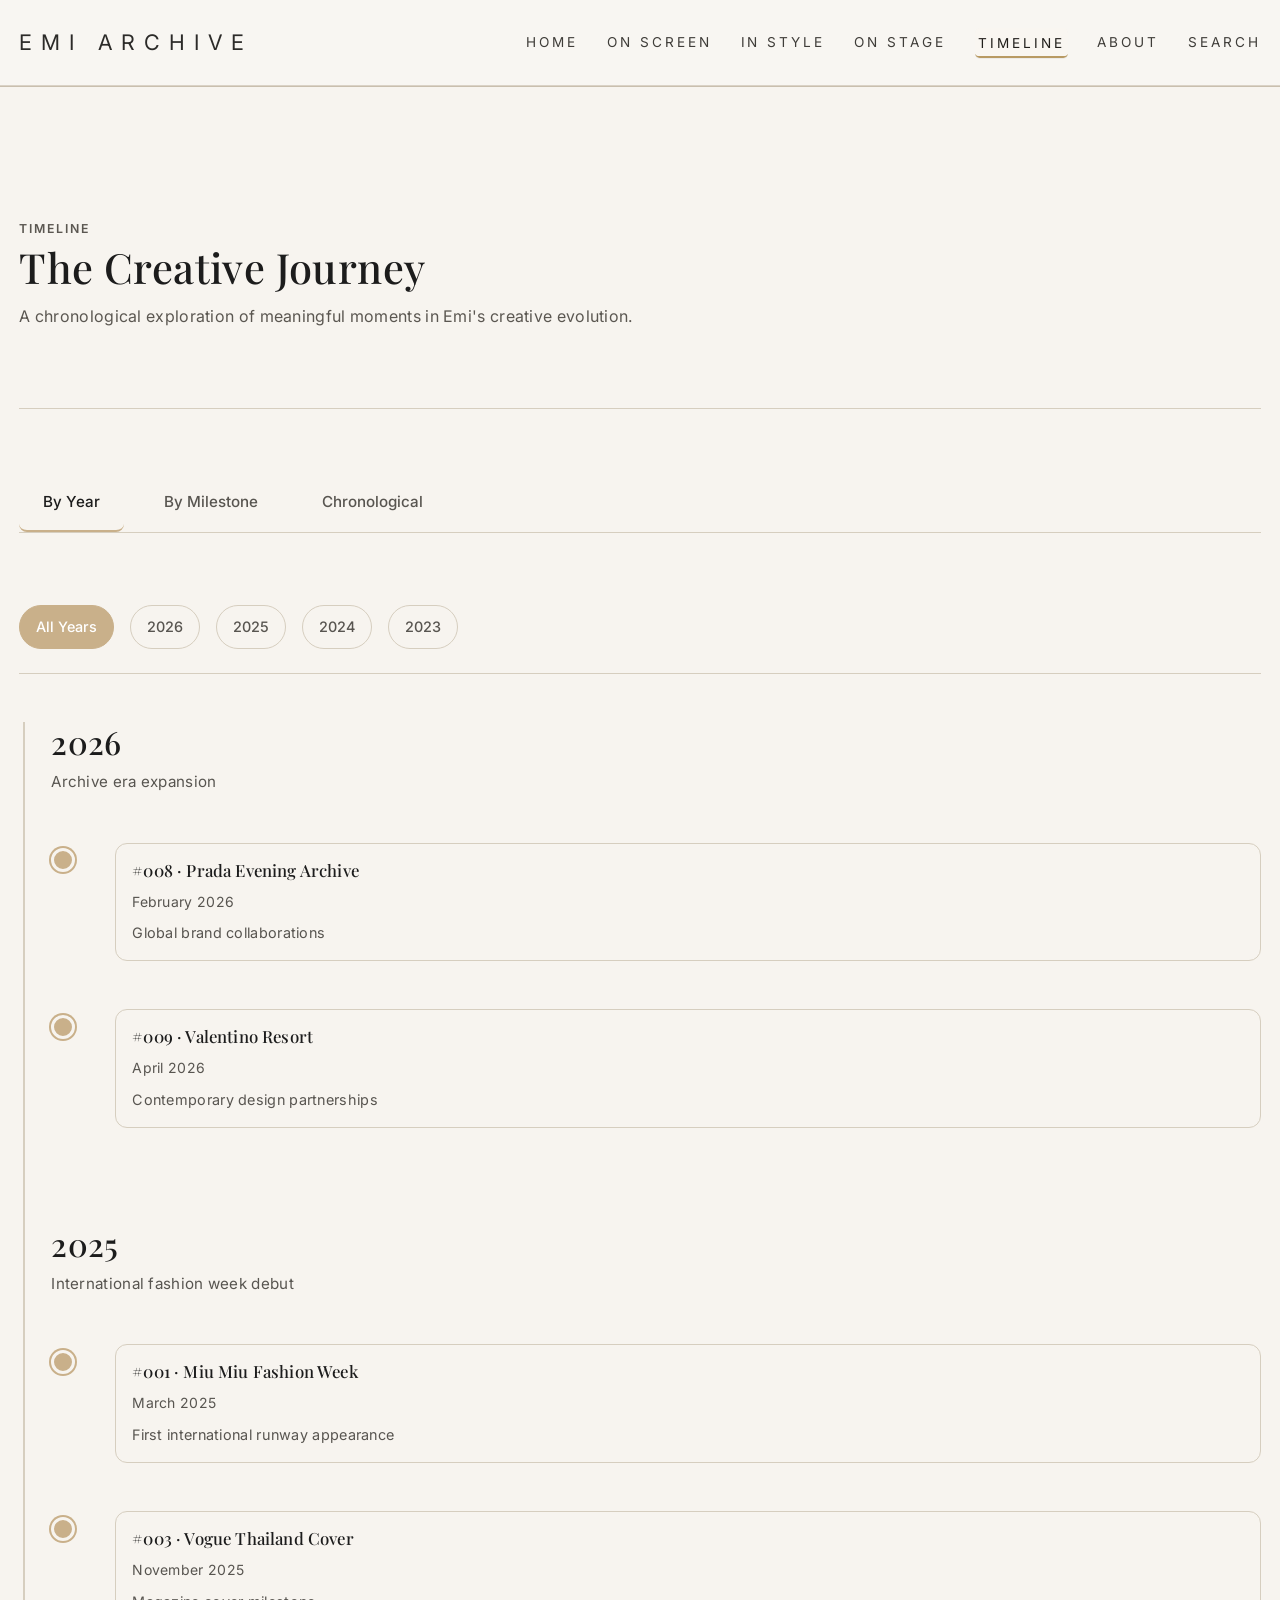
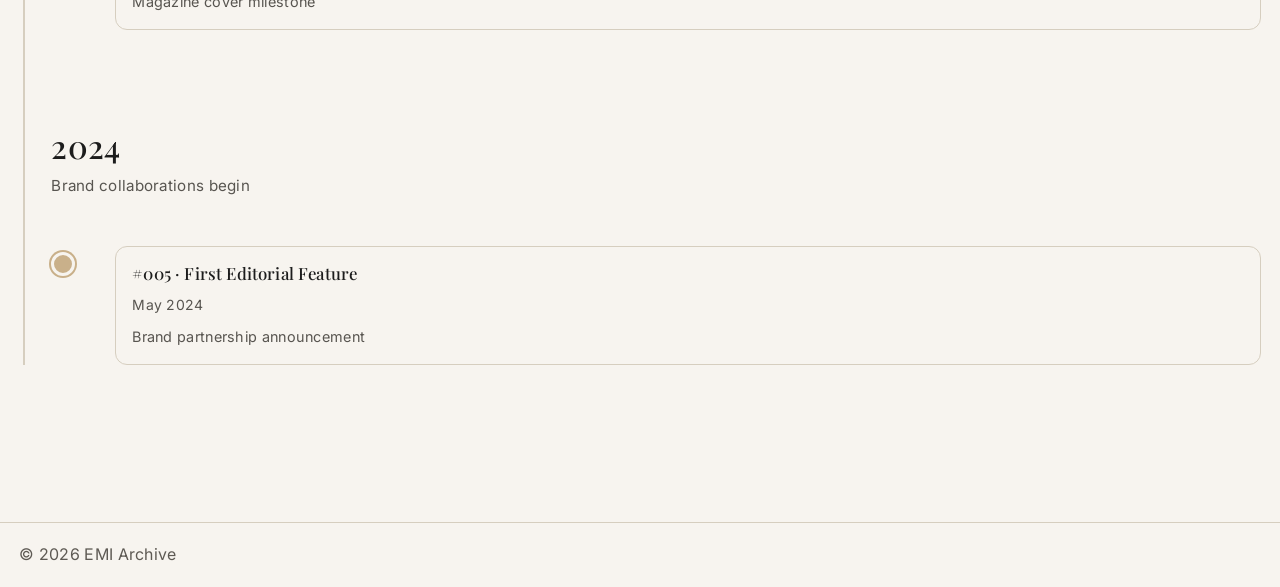
<file: timeline.html>
<!doctype html>
<html lang="en">
<head>
  <meta charset="UTF-8" />
  <meta name="viewport" content="width=device-width, initial-scale=1.0" />
  <title>Timeline | EMI Archive</title>
  <link rel="preconnect" href="https://fonts.googleapis.com" />
  <link rel="preconnect" href="https://fonts.gstatic.com" crossorigin />
  <link href="https://fonts.googleapis.com/css2?family=Inter:wght@300;400;500;600&family=Playfair+Display:wght@300;400;500;600;700&display=swap" rel="stylesheet" />
  <link rel="stylesheet" href="assets/css/styles.css" />
  <link rel="icon" type="image/svg+xml" href="data:image/svg+xml,%3Csvg xmlns='http://www.w3.org/2000/svg' viewBox='0 0 64 64'%3E%3Crect x='2' y='2' width='60' height='60' rx='14' fill='%23ffffff'/%3E%3Ctext x='32' y='45' text-anchor='middle' font-family='Brush%20Script%20MT,%20cursive' font-size='54' font-weight='700' fill='%23000000'%3EE%3C/text%3E%3C/svg%3E" />
</head>
<body>
  <header class="site-header">
    <div class="shell header-inner">
      <a class="brand" href="index.html">EMI ARCHIVE</a>
      <button class="nav-toggle" type="button" aria-expanded="false" aria-controls="site-nav" aria-label="Toggle navigation">
        <span></span>
        <span></span>
        <span></span>
      </button>
      <nav class="site-nav" id="site-nav" aria-label="Main">
        <a href="index.html" data-primary="home">Home</a>
        <a href="archive.html?category=ON%20SCREEN" data-primary="ON SCREEN">On Screen</a>
        <a href="archive.html?category=IN%20STYLE" data-primary="IN STYLE">In Style</a>
        <a href="archive.html?category=ON%20STAGE" data-primary="ON STAGE">On Stage</a>
        <a href="timeline.html" class="is-active" data-primary="timeline">Timeline</a>
        <a href="about.html" data-primary="about">About</a>
        <a href="archive.html#search" data-primary="search">Search</a>
      </nav>
    </div>
  </header>
  <main class="shell page-main">
    <!-- Timeline Hero -->
    <section class="timeline-hero">
      <div class="section-head section-head--stacked">
        <p class="kicker">Timeline</p>
        <h1>The Creative Journey</h1>
        <p>A chronological exploration of meaningful moments in Emi's creative evolution.</p>
      </div>
    </section>

    <!-- View Controls -->
    <section class="timeline-controls">
      <div class="view-switcher" role="tablist" aria-label="Timeline view options">
        <button class="view-button is-active" role="tab" aria-selected="true" data-view="by-year">
          By Year
        </button>
        <button class="view-button" role="tab" aria-selected="false" data-view="by-milestone">
          By Milestone
        </button>
        <button class="view-button" role="tab" aria-selected="false" data-view="chronological">
          Chronological
        </button>
      </div>
    </section>

    <!-- Year Filter (Sticky) -->
    <section class="year-filter-bar" aria-label="Filter by year">
      <div class="year-badges">
        <button class="year-badge is-active" data-year="all">All Years</button>
        <button class="year-badge" data-year="2026">2026</button>
        <button class="year-badge" data-year="2025">2025</button>
        <button class="year-badge" data-year="2024">2024</button>
        <button class="year-badge" data-year="2023">2023</button>
      </div>
    </section>

    <!-- View 1: By Year -->
    <section class="timeline-view is-active" id="view-by-year" role="tabpanel">
      <div class="timeline-vertical">
        
        <!-- 2026 -->
        <div class="timeline-year-group" data-year="2026">
          <div class="timeline-year-header">
            <h2>2026</h2>
            <p class="year-description">Archive era expansion</p>
          </div>
          <div class="timeline-records">
            <a href="record.html" class="timeline-record-item">
              <div class="timeline-dot"></div>
              <div class="timeline-record-content">
                <h3>#008 · Prada Evening Archive</h3>
                <time>February 2026</time>
                <p class="timeline-record-desc">Global brand collaborations</p>
              </div>
            </a>
            <a href="record.html" class="timeline-record-item">
              <div class="timeline-dot"></div>
              <div class="timeline-record-content">
                <h3>#009 · Valentino Resort</h3>
                <time>April 2026</time>
                <p class="timeline-record-desc">Contemporary design partnerships</p>
              </div>
            </a>
          </div>
        </div>

        <!-- 2025 -->
        <div class="timeline-year-group" data-year="2025">
          <div class="timeline-year-header">
            <h2>2025</h2>
            <p class="year-description">International fashion week debut</p>
          </div>
          <div class="timeline-records">
            <a href="record.html" class="timeline-record-item">
              <div class="timeline-dot"></div>
              <div class="timeline-record-content">
                <h3>#001 · Miu Miu Fashion Week</h3>
                <time>March 2025</time>
                <p class="timeline-record-desc">First international runway appearance</p>
              </div>
            </a>
            <a href="record.html" class="timeline-record-item">
              <div class="timeline-dot"></div>
              <div class="timeline-record-content">
                <h3>#003 · Vogue Thailand Cover</h3>
                <time>November 2025</time>
                <p class="timeline-record-desc">Magazine cover milestone</p>
              </div>
            </a>
          </div>
        </div>

        <!-- 2024 -->
        <div class="timeline-year-group" data-year="2024">
          <div class="timeline-year-header">
            <h2>2024</h2>
            <p class="year-description">Brand collaborations begin</p>
          </div>
          <div class="timeline-records">
            <a href="record.html" class="timeline-record-item">
              <div class="timeline-dot"></div>
              <div class="timeline-record-content">
                <h3>#005 · First Editorial Feature</h3>
                <time>May 2024</time>
                <p class="timeline-record-desc">Brand partnership announcement</p>
              </div>
            </a>
          </div>
        </div>

      </div>
    </section>

    <!-- View 2: By Milestone -->
    <section class="timeline-view" id="view-by-milestone" role="tabpanel">
      <div class="milestones-grid">
        <div class="milestone-card">
          <div class="milestone-marker">◆</div>
          <h3>2023: Career Launch</h3>
          <p class="milestone-description">Early public appearances and identity development through editorial features and regional media coverage.</p>
          <span class="milestone-count">3 Records</span>
        </div>
        <div class="milestone-card">
          <div class="milestone-marker">◆</div>
          <h3>2024: Regional Recognition</h3>
          <p class="milestone-description">Building momentum with regional brand collaborations and fashion editorial placements.</p>
          <span class="milestone-count">5 Records</span>
        </div>
        <div class="milestone-card">
          <div class="milestone-marker">◆</div>
          <h3>2025: International Breakthrough</h3>
          <p class="milestone-description">Global fashion week debut and emergence on the international stage with major brand partnerships.</p>
          <span class="milestone-count">8 Records</span>
        </div>
        <div class="milestone-card">
          <div class="milestone-marker">◆</div>
          <h3>2026: Global Expansion</h3>
          <p class="milestone-description">Consolidation of international presence with continued brand collaborations and media features.</p>
          <span class="milestone-count">4 Records</span>
        </div>
      </div>
    </section>

    <!-- View 3: Chronological List -->
    <section class="timeline-view" id="view-chronological" role="tabpanel">
      <div class="chronological-list">
        <div class="chronological-item">
          <h3>#001</h3>
          <h4>Miu Miu Fashion Week</h4>
          <time>March 2025</time>
          <p>First international fashion week appearance</p>
          <a href="record.html" class="view-link">View Record →</a>
        </div>
        <div class="chronological-item">
          <h3>#002</h3>
          <h4>Prada Editorial</h4>
          <time>May 2025</time>
          <p>Magazine editorial feature</p>
          <a href="record.html" class="view-link">View Record →</a>
        </div>
        <div class="chronological-item">
          <h3>#003</h3>
          <h4>Vogue Cover</h4>
          <time>November 2025</time>
          <p>Vogue Thailand cover feature</p>
          <a href="record.html" class="view-link">View Record →</a>
        </div>
      </div>
    </section>

  </main>
  <footer class="site-footer"><div class="shell"><p>© <span id="year"></span> EMI Archive</p></div></footer>
  <script src="assets/js/main.js"></script>
</body>
</html>
</file>
<file: assets/css/styles.css>
:root {
  /* Color Palette - Editorial */
  --bg: #f7f4ef;
  --surface: #e8e1d7;
  --gold: #c9b08a;
  --ink: #1c1c1c;
  --muted: #585550;
  --line: #d6cebf;
  --line-strong: #c9bfae;
  
  /* Spacing Scale */
  --space-xs: 4px;
  --space-sm: 8px;
  --space-md: 16px;
  --space-lg: 24px;
  --space-xl: 32px;
  --space-2xl: 48px;
  --space-3xl: 64px;
  --space-4xl: 96px;
  --space-section: clamp(2.1rem, 4vw, 3.4rem);
  
  /* Shadows - Layered Depth */
  --shadow-subtle: 0 2px 4px rgba(0, 0, 0, 0.08);
  --shadow-base: 0 4px 12px rgba(0, 0, 0, 0.12);
  --shadow-medium: 0 8px 24px rgba(0, 0, 0, 0.16);
  --shadow-high: 0 12px 48px rgba(0, 0, 0, 0.20);
  
  /* Radius */
  --radius-md: 12px;
  --radius-sm: 10px;
  
  /* Transitions */
  --transition-fast: 150ms ease;
  --transition-normal: 250ms ease;
  --transition-slow: 300ms ease;
  --transition-slowest: 400ms ease-out;
  
  /* Breakpoints (for reference in media queries) */
  --mobile-max: 767px;
  --tablet-min: 768px;
  --tablet-max: 1023px;
  --desktop-min: 1024px;
}


/* Desktop visibility polish (quick win for immediate visual confirmation) */
@media (min-width: 1024px) {
  .home-ref .hero {
    border: 1px solid color-mix(in srgb, var(--gold) 45%, var(--line));
    box-shadow: 0 24px 52px rgba(28, 28, 28, 0.13);
  }

  .home-ref .hero-copy h1 {
    font-size: clamp(2.6rem, 4.8vw, 4rem);
    letter-spacing: -0.028em;
  }

  .home-ref .hero-medallion {
    transform: scale(1.08);
    box-shadow: 0 16px 30px rgba(22, 20, 17, 0.28);
  }

  .home-ref .section-head h2 {
    font-size: clamp(1.6rem, 2.2vw, 2.15rem);
  }

  .home-ref .section-cards-grid {
    gap: clamp(1rem, 1.6vw, 1.6rem);
  }

  .home-ref .section-card {
    border-color: color-mix(in srgb, var(--gold) 42%, var(--line));
    background:
      radial-gradient(circle at 86% 14%, rgba(201, 176, 138, 0.12), transparent 42%),
      linear-gradient(180deg, rgba(255, 255, 255, 0.84), rgba(255, 255, 255, 0.42));
  }

  .home-ref .section-card:hover {
    transform: translateY(-7px);
    box-shadow: 0 16px 30px rgba(28, 28, 28, 0.14);
  }

  .home-ref .featured-collection-card {
    border-color: color-mix(in srgb, var(--gold) 35%, var(--line));
    box-shadow: 0 10px 24px rgba(28, 28, 28, 0.09);
  }

  .home-ref .featured-collection-card:hover {
    transform: translateY(-6px);
    box-shadow: 0 18px 34px rgba(28, 28, 28, 0.15);
  }
}

* {
  box-sizing: border-box;
}

html {
  scroll-behavior: smooth;
}

body {
  margin: 0;
  background: var(--bg);
  color: var(--ink);
  font-family: "Inter", sans-serif;
  font-size: 16px;
  font-weight: 400;
  line-height: 1.7;
  letter-spacing: 0.3px;
  text-rendering: optimizeLegibility;
  -webkit-font-smoothing: antialiased;
  -moz-osx-font-smoothing: grayscale;
  transition: background-color var(--transition-normal), color var(--transition-normal);
}

/* Dark mode theme */

a {
  color: inherit;
}

.shell {
  width: min(1280px, calc(100% - 2.4rem));
  margin: 0 auto;
}

.site-header {
  display: flex !important;
  width: 100% !important;
  position: sticky;
  top: 0;
  z-index: 10;
  border-bottom: 1px solid var(--line-strong);
  background: rgba(248, 246, 242, 0.95);
  backdrop-filter: blur(8px);
  transition: background-color var(--transition-normal), border-color var(--transition-normal);
}

.site-header::after {
  content: "";
  position: absolute;
  left: 0;
  right: 0;
  bottom: 0;
  height: 1px;
  background: var(--line-strong);
  opacity: 0.65;
  pointer-events: none;
  transition: background-color var(--transition-normal);
}

.header-inner {
  display: flex;
  justify-content: space-between;
  align-items: center;
  gap: 1.4rem;
  min-height: 86px;
  position: relative;
  z-index: 1;
}

.brand {
  text-decoration: none;
  font-family: "Inter", sans-serif;
  font-size: 1.34rem;
  font-weight: 400;
  letter-spacing: 0.42em;
  text-transform: uppercase;
  color: #2c2b29;
  line-height: 1.2;
  transition: color var(--transition-normal), transform var(--transition-fast);
}

.brand:hover {
  color: #1f1e1d;
}

.brand-seal {
  width: 58px;
  height: 58px;
  border-radius: 50%;
  border: 1px solid #b89a63;
  display: inline-grid;
  place-items: center;
  color: #b89a63;
  font-size: 1.8rem;
  letter-spacing: 0;
  line-height: 1;
  font-weight: 400;
  flex-shrink: 0;
}

.site-nav {
  display: flex;
  flex-wrap: wrap;
  justify-content: flex-end;
  align-items: center;
  gap: 0.55rem 1.8rem;
  flex: 1;
  margin-left: auto;
}

.nav-toggle {
  display: none;
  border: 1px solid var(--line-strong);
  background: color-mix(in srgb, var(--bg) 82%, white);
  border-radius: 999px;
  width: 44px;
  height: 44px;
  padding: 0;
  align-items: center;
  justify-content: center;
  gap: 4px;
  transition: background-color var(--transition-fast), border-color var(--transition-fast);
  cursor: pointer;
}

.nav-toggle span {
  display: block;
  width: 18px;
  height: 2px;
  border-radius: 2px;
  background: var(--ink);
  transition: transform 180ms ease, opacity 180ms ease;
  transform-origin: center;
}

.nav-toggle:hover,
.nav-toggle:focus-visible {
  border-color: var(--gold);
  background: color-mix(in srgb, var(--bg) 44%, var(--surface));
}

.nav-toggle.is-open span:nth-child(1) {
  transform: translateY(6px) rotate(45deg);
}

.nav-toggle.is-open span:nth-child(2) {
  opacity: 0;
}

.nav-toggle.is-open span:nth-child(3) {
  transform: translateY(-6px) rotate(-45deg);
}

.site-nav a {
  text-decoration: none;
  color: #3f3d39;
  font-size: 0.85rem;
  font-weight: 400;
  text-transform: uppercase;
  letter-spacing: 0.22em;
  padding: 0.2rem 0;
  transition: color var(--transition-fast), border-color var(--transition-fast), background-color var(--transition-fast), box-shadow var(--transition-fast);
  position: relative;
}


.site-nav a:hover,
.site-nav a:focus-visible {
  color: #1f1e1b;
  background: color-mix(in srgb, var(--surface) 60%, var(--ink));
  transform: translateX(2px);
}

.site-nav a.is-active {
  color: #211f1b;
  border-bottom: 2px solid #b89a63;
  padding-bottom: 0.06rem;
  background: color-mix(in srgb, #b89a63 9%, white);
  border-radius: 0.3rem;
  padding-left: 0.2rem;
  padding-right: 0.2rem;
  box-shadow: 0 1px 0 rgba(24, 22, 19, 0.05);
}

.nav-item-with-submenu {
  position: relative;
}

.nav-item-with-submenu .nav-item {
  padding-right: 0.5rem;
}

.nav-item-with-submenu .nav-item::after {
  content: "▼";
  display: inline-block;
  font-size: 0.5rem;
  margin-left: 0.3rem;
  transition: transform var(--transition-fast);
}

.nav-item-with-submenu:hover .nav-item::after {
  transform: translateY(2px);
}

.nav-submenu {
  display: none;
  position: absolute;
  top: 100%;
  left: 0;
  list-style: none;
  margin: 0.5rem 0 0 0;
  padding: 0.5rem 0;
  background: white;
  border: 1px solid #d8c9ae;
  border-radius: 8px;
  box-shadow: 0 4px 12px rgba(0, 0, 0, 0.1);
  min-width: 160px;
  z-index: 100;
  visibility: hidden;
  opacity: 0;
  pointer-events: none;
  transition: opacity var(--transition-fast), visibility var(--transition-fast);
}

.nav-item-with-submenu:hover .nav-submenu {
  display: block;
  visibility: visible;
  opacity: 1;
  pointer-events: auto;
}

.nav-submenu li {
  margin: 0;
}

.nav-submenu a {
  display: block;
  padding: 0.6rem 1rem;
  text-decoration: none;
  color: #3f3d39;
  font-size: 0.8rem;
  text-transform: capitalize;
  letter-spacing: 0;
  transition: background-color var(--transition-fast), color var(--transition-fast);
}

.nav-submenu a:hover {
  background-color: #f5f1eb;
  color: #211f1b;
}

.nav-search {
  text-decoration: none;
  text-transform: uppercase;
  letter-spacing: 0.2em;
  font-size: 0.85rem;
  font-weight: 400;
}

/* Archive Secondary Navigation */
.archive-subnav {
  position: sticky;
  top: 86px;
  z-index: 9;
  border-bottom: 1px solid var(--line-strong);
  background: rgba(232, 225, 215, 0.85);
  backdrop-filter: blur(8px);
  transition: background-color var(--transition-normal), border-color var(--transition-normal);
}

.subnav-inner {
  display: flex;
  gap: 2rem;
  align-items: center;
  min-height: 52px;
  padding: 0.8rem 0;
}

.subnav-link {
  text-decoration: none;
  color: var(--ink);
  font-size: 0.85rem;
  font-weight: 500;
  letter-spacing: 0.15em;
  text-transform: uppercase;
  padding: 0.4rem 0;
  border-bottom: 2px solid transparent;
  transition: border-color var(--transition-fast), color var(--transition-fast);
}

.subnav-link:hover {
  border-bottom-color: var(--gold);
  color: var(--gold);
}

.subnav-link.is-active {
  border-bottom-color: var(--gold);
  color: var(--gold);
}

.nav-search {
  display: inline-flex;
  align-items: center;
  gap: 0.6rem;
  padding-left: 1.1rem;
  border-left: 1px solid #b89a63;
  white-space: nowrap;
}

.nav-search span {
  color: #b89a63;
  font-size: 1.35rem;
  line-height: 1;
}

.kicker {
  margin: 0 0 0.7rem;
  text-transform: uppercase;
  letter-spacing: 0.16em;
  font-size: 0.77rem;
  font-weight: 600;
  color: var(--muted);
}

h1,
h2,
h3 {
  font-family: "Playfair Display", serif;
  font-weight: 500;
  line-height: 1.3;
  letter-spacing: 0.01em;
}

/* Typography Scale */
h1 {
  font-size: clamp(2rem, 3.5vw, 3.2rem);
  line-height: 1.2;
  margin: 0 0 var(--space-lg) 0;
}

h2 {
  font-size: clamp(1.5rem, 2.8vw, 2.2rem);
  line-height: 1.25;
  margin: 0 0 var(--space-md) 0;
}

h3 {
  font-size: clamp(1.1rem, 2vw, 1.75rem);
  line-height: 1.3;
  margin: 0 0 var(--space-md) 0;
}

h4 {
  font-family: "Playfair Display", serif;
  font-size: 1.25rem;
  font-weight: 500;
  line-height: 1.3;
  margin: 0 0 var(--space-sm) 0;
}

h5 {
  font-family: "Inter", sans-serif;
  font-size: 1rem;
  font-weight: 600;
  text-transform: uppercase;
  letter-spacing: 0.1em;
  margin: 0 0 var(--space-sm) 0;
}

p {
  line-height: 1.6;
  margin: 0 0 var(--space-md) 0;
}

.text-body {
  font-size: 1rem;
  line-height: 1.6;
  color: var(--ink);
}

.text-body-sm {
  font-size: 0.875rem;
  line-height: 1.5;
  color: var(--muted);
}

.text-label {
  font-size: 0.75rem;
  font-weight: 600;
  text-transform: uppercase;
  letter-spacing: 0.1em;
  color: var(--muted);
}

.text-meta {
  font-size: 0.875rem;
  color: var(--muted);
  font-weight: 500;
}

.hero {
  display: grid;
  grid-template-columns: 1.05fr 1fr;
  gap: 2rem;
  align-items: stretch;
  padding: 4rem 0 3rem;
  animation: fadeInUp 0.6s ease-out;
  min-height: 420px;
}

@keyframes fadeInUp {
  from {
    opacity: 0;
    transform: translateY(20px);
  }
  to {
    opacity: 1;
    transform: translateY(0);
  }
}

.hero-copy h1 {
  font-family: "Playfair Display", serif;
  font-size: clamp(2.2rem, 4.2vw, 3.45rem);
  font-weight: 500;
  line-height: 1.35;
  letter-spacing: 0.01em;
  margin: 0 0 0.9rem;
  transition: color var(--transition-normal);
}

.hero-copy p {
  margin: 0;
  color: #4f4c47;
  max-width: 54ch;
  line-height: 1.75;
  letter-spacing: 0.2px;
  transition: color var(--transition-normal);
}

.hero-tagline {
  font-style: italic;
  line-height: 1.8;
  letter-spacing: 0.2px;
}

.button {
  display: inline-block;
  margin-top: 1.2rem;
  border: 1px solid var(--ink);
  border-radius: 999px;
  background: var(--ink);
  color: white;
  text-decoration: none;
  padding: 0.62rem 1.1rem;
  transition: transform var(--transition-fast), opacity var(--transition-fast), box-shadow var(--transition-normal);
  box-shadow: 0 2px 8px rgba(28, 28, 28, 0.1);
}

.button:hover {
  transform: translateY(-2px);
  opacity: 0.95;
  box-shadow: 0 4px 16px rgba(28, 28, 28, 0.2);
}

.button:active {
  transform: translateY(0);
}

/* Button Variants */
.button-secondary {
  border: 1px solid var(--line-strong);
  background: transparent;
  color: var(--ink);
}

.button-secondary:hover {
  border-color: var(--gold);
  color: var(--gold);
}

.button-tertiary {
  background: transparent;
  border: none;
  color: var(--gold);
  text-decoration: underline;
  padding: 0;
  margin: 0;
  box-shadow: none;
}

.button-tertiary:hover {
  opacity: 0.8;
}

/* Link Styles */
a.link-arrow {
  display: inline-flex;
  align-items: center;
  gap: 0.4rem;
  color: var(--gold);
  text-decoration: none;
  font-weight: 500;
  transition: gap var(--transition-fast), color var(--transition-fast);
}

a.link-arrow:hover {
  gap: 0.6rem;
  color: var(--ink);
}

/* ================================
   COMPONENT LIBRARY: CARDS
   ================================ */

/* Archive Record Card */
.archive-card {
  display: flex;
  flex-direction: column;
  border: 1px solid var(--line);
  border-radius: var(--radius-md);
  background: var(--bg);
  overflow: hidden;
  transition: all var(--transition-normal);
  cursor: pointer;
  box-shadow: var(--shadow-subtle);
}

.archive-card:hover {
  transform: translateY(-4px);
  box-shadow: var(--shadow-base);
  border-color: var(--gold);
}

.archive-card-image {
  width: 100%;
  height: 280px;
  overflow: hidden;
  background: linear-gradient(135deg, #f2ede4 0%, #e0d5c4 100%);
}

.archive-card-image img {
  width: 100%;
  height: 100%;
  object-fit: cover;
  transition: transform var(--transition-normal);
}

.archive-card:hover .archive-card-image img {
  transform: scale(1.05);
}

.archive-card-content {
  padding: var(--space-lg);
  display: flex;
  flex-direction: column;
  flex-grow: 1;
}

.archive-card-meta {
  display: flex;
  gap: var(--space-sm);
  margin-bottom: var(--space-md);
  flex-wrap: wrap;
}

.archive-card-tag {
  font-size: 0.75rem;
  font-weight: 600;
  text-transform: uppercase;
  letter-spacing: 0.08em;
  padding: 0.35rem 0.6rem;
  background: rgba(201, 176, 138, 0.12);
  color: var(--ink);
  border-radius: 4px;
}

.archive-card-title {
  font-family: "Playfair Display", serif;
  font-size: 1.1rem;
  font-weight: 1000;
  margin: 0 0 var(--space-sm) 0;
  line-height: 1.3;
}

.archive-card-subtitle {
  font-size: 0.875rem;
  color: var(--muted);
  margin: 0;
}

/* Collection Card */
.collection-card {
  position: relative;
  overflow: hidden;
  border-radius: var(--radius-md);
  background: linear-gradient(135deg, #f2ede4 0%, #e0d5c4 100%);
  aspect-ratio: 3 / 4;
  cursor: pointer;
  transition: transform var(--transition-normal), box-shadow var(--transition-normal);
  box-shadow: var(--shadow-subtle);
  display: flex;
  flex-direction: column;
  align-items: center;
  justify-content: center;
  text-decoration: none;
  color: inherit;
}

.collection-card:hover {
  transform: scale(1.02);
  box-shadow: var(--shadow-base);
}

.collection-card-overlay {
  position: absolute;
  inset: 0;
  background: linear-gradient(to bottom, transparent, rgba(28, 28, 28, 0.3));
  display: flex;
  flex-direction: column;
  align-items: center;
  justify-content: center;
  text-align: center;
  padding: var(--space-lg);
  color: white;
}

.collection-card-title {
  font-family: "Playfair Display", serif;
  font-size: 1.3rem;
  font-weight: 400;
  margin: var(--space-md) 0 var(--space-sm) 0;
}

.collection-card-count {
  font-size: 0.875rem;
  opacity: 0.9;
}

/* Timeline Item */
.timeline-item {
  display: grid;
  grid-template-columns: 100px 1fr;
  gap: var(--space-xl);
  align-items: flex-start;
  padding: var(--space-xl) 0;
  border-left: 2px solid var(--line);
  padding-left: var(--space-xl);
  margin-left: 0;
  position: relative;
}

.timeline-item::before {
  content: "";
  position: absolute;
  left: -8px;
  top: 24px;
  width: 14px;
  height: 14px;
  border-radius: 50%;
  background: var(--gold);
  border: 3px solid var(--bg);
  box-shadow: 0 0 0 2px var(--line);
}

.timeline-year {
  font-family: "Playfair Display", serif;
  font-size: 1.3rem;
  font-weight: 400;
  color: var(--ink);
}

.timeline-description {
  font-size: 0.95rem;
  color: var(--muted);
  margin: 0;
}

.timeline-record-link {
  text-decoration: none;
  color: var(--gold);
  font-weight: 500;
  transition: color var(--transition-fast);
}

.timeline-record-link:hover {
  color: var(--ink);
}

/* ================================
   COMPONENT LIBRARY: BUTTONS & FORMS
   ================================ */

/* Navigation Buttons */
.nav-button {
  display: inline-flex;
  align-items: center;
  gap: 0.6rem;
  border: 1px solid var(--line-strong);
  background: transparent;
  padding: var(--space-md) var(--space-lg);
  border-radius: var(--radius-sm);
  cursor: pointer;
  font-family: "Inter", sans-serif;
  font-size: 0.95rem;
  font-weight: 500;
  color: var(--ink);
  transition: all var(--transition-normal);
  text-decoration: none;
}

.nav-button:hover {
  border-color: var(--gold);
  color: var(--gold);
  box-shadow: var(--shadow-subtle);
}

.nav-button-prev,
.nav-button-next {
  flex: 1;
}

/* Filter Checkboxes */
.filter-group {
  display: flex;
  flex-direction: column;
  gap: var(--space-md);
}

.filter-item {
  display: flex;
  align-items: center;
  gap: var(--space-md);
  cursor: pointer;
}

.filter-item input[type="checkbox"] {
  width: 18px;
  height: 18px;
  cursor: pointer;
  appearance: none;
  border: 1px solid var(--line-strong);
  border-radius: 4px;
  background: var(--bg);
  transition: all var(--transition-fast);
  flex-shrink: 0;
}

.filter-item input[type="checkbox"]:hover {
  border-color: var(--gold);
}

.filter-item input[type="checkbox"]:checked {
  background: var(--gold);
  border-color: var(--gold);
}

.filter-item input[type="checkbox"]:checked::after {
  content: "✓";
  display: block;
  color: white;
  font-size: 0.7rem;
  text-align: center;
}

.filter-label {
  font-size: 0.95rem;
  color: var(--ink);
  user-select: none;
  flex-grow: 1;
}

.filter-count {
  font-size: 0.85rem;
  color: var(--muted);
  font-weight: 500;
}

/* ================================
   HOMEPAGE SECTIONS
   ================================ */

/* Browse Sections (3-column grid) */
.browse-sections {
  margin: var(--space-section) 0;
  padding: var(--space-3xl) 0;
}

.section-cards-grid {
  display: grid;
  grid-template-columns: repeat(auto-fit, minmax(300px, 1fr));
  gap: var(--space-2xl);
  margin-top: var(--space-2xl);
}

.section-card {
  display: flex;
  flex-direction: column;
  padding: var(--space-2xl);
  border: 1px solid var(--line);
  border-radius: var(--radius-md);
  background: var(--bg);
  transition: all var(--transition-normal);
  text-decoration: none;
  color: inherit;
  box-shadow: var(--shadow-subtle);
}

.section-card:hover {
  transform: translateY(-6px);
  box-shadow: var(--shadow-base);
  border-color: var(--gold);
}

.section-card-header {
  display: flex;
  flex-direction: column;
  align-items: flex-start;
  gap: var(--space-md);
  margin-bottom: var(--space-lg);
}

.section-icon {
  font-size: 3rem;
  line-height: 1;
}

.section-card h3 {
  font-family: "Playfair Display", serif;
  font-size: 1.8rem;
  font-weight: 400;
  margin: 0;
  color: var(--ink);
}

.section-description {
  flex-grow: 1;
  font-size: 1rem;
  line-height: 1.6;
  color: var(--muted);
  margin: 0 0 var(--space-lg) 0;
}

.section-meta {
  display: flex;
  gap: var(--space-lg);
  font-size: 0.875rem;
  color: var(--muted);
  margin-bottom: var(--space-lg);
}

.collection-count,
.record-count {
  display: flex;
  align-items: center;
  gap: 0.3rem;
}

.section-link {
  display: inline-block;
  color: var(--gold);
  text-decoration: none;
  font-weight: 500;
  transition: all var(--transition-fast);
}

.section-card:hover .section-link {
  gap: 0.6rem;
  color: var(--ink);
}

/* Featured Collections */
.featured-collections {
  margin: var(--space-section) 0;
  padding: var(--space-3xl) 0;
  border-top: 1px solid var(--line);
}

.featured-collections-grid {
  display: grid;
  grid-template-columns: repeat(auto-fit, minmax(240px, 1fr));
  gap: var(--space-xl);
  margin-top: var(--space-2xl);
}

.featured-collection-card {
  display: flex;
  flex-direction: column;
  align-items: center;
  justify-content: center;
  aspect-ratio: 1;
  padding: var(--space-2xl);
  border: 1px solid var(--line);
  border-radius: var(--radius-md);
  background: linear-gradient(135deg, #f2ede4 0%, #e0d5c4 100%);
  text-decoration: none;
  color: inherit;
  transition: all var(--transition-normal);
  cursor: pointer;
  box-shadow: var(--shadow-subtle);
}

.featured-collection-card:hover {
  transform: scale(1.02);
  box-shadow: var(--shadow-base);
  border-color: var(--gold);
}

.collection-image {
  font-size: 3rem;
  margin-bottom: var(--space-md);
  line-height: 1;
}

.featured-collection-card h3 {
  font-family: "Playfair Display", serif;
  font-size: 1.3rem;
  font-weight: 400;
  text-align: center;
  margin: 0 0 var(--space-sm) 0;
  color: var(--ink);
}

.featured-collection-card p {
  font-size: 0.875rem;
  text-align: center;
  color: var(--muted);
  margin: 0;
}

/* ================================
   SECTION PAGE STYLES
   ================================ */

/* Section Hero */
.section-hero {
  padding: var(--space-4xl) 0 var(--space-3xl);
  border-bottom: 1px solid var(--line);
  margin-bottom: var(--space-3xl);
}

.section-hero-content h1 {
  font-size: clamp(2.2rem, 4vw, 3.2rem);
  margin: var(--space-md) 0;
}

.section-description {
  font-size: 1.1rem;
  line-height: 1.6;
  color: var(--muted);
  max-width: 65ch;
  margin: var(--space-lg) 0;
}

.section-stats {
  display: flex;
  gap: var(--space-3xl);
  font-size: 1rem;
  margin-top: var(--space-2xl);
}

.section-stats strong {
  display: block;
  font-size: 1.8rem;
  font-family: "Playfair Display", serif;
  font-weight: 400;
  color: var(--ink);
}

/* Collections Browser in Section */
.section-collections {
  margin: var(--space-3xl) 0;
  padding: var(--space-3xl) 0;
  border-bottom: 1px solid var(--line);
}

.section-collections h2 {
  margin-bottom: var(--space-2xl);
}

.collections-browser-grid {
  display: grid;
  grid-template-columns: repeat(auto-fit, minmax(280px, 1fr));
  gap: var(--space-2xl);
}

.collection-browser-card {
  position: relative;
  overflow: hidden;
  border-radius: var(--radius-md);
  aspect-ratio: 3 / 4;
  background: linear-gradient(135deg, #f2ede4 0%, #e0d5c4 100%);
  cursor: pointer;
  transition: all var(--transition-normal);
  box-shadow: var(--shadow-subtle);
  display: flex;
  align-items: flex-end;
  justify-content: center;
  text-decoration: none;
  color: white;
  padding: var(--space-2xl);
  text-align: center;
}

.collection-browser-card:hover {
  transform: scale(1.02);
  box-shadow: var(--shadow-base);
}

.collection-browser-card-overlay {
  position: absolute;
  inset: 0;
  background: linear-gradient(to bottom, transparent 40%, rgba(0, 0, 0, 0.5));
  display: flex;
  flex-direction: column;
  justify-content: flex-end;
  align-items: center;
  padding: var(--space-2xl);
}

.collection-browser-card-title {
  font-family: "Playfair Display", serif;
  font-size: 1.4rem;
  font-weight: 400;
  margin: 0 0 var(--space-sm) 0;
}

.collection-browser-card-count {
  font-size: 0.9rem;
  opacity: 0.95;
  margin: 0;
}

/* All Records Section */
.all-records-section {
  margin-top: var(--space-4xl);
}

/* ================================
   COLLECTIONS PAGE STYLES
   ================================ */

.collections-overview {
  padding: var(--space-3xl) 0;
  border-bottom: 1px solid var(--line);
  margin-bottom: var(--space-4xl);
}

.collections-intro {
  font-size: 1.05rem;
  line-height: 1.7;
  color: var(--muted);
  max-width: 70ch;
  margin: var(--space-2xl) 0 0 0;
}

.collections-by-section {
  display: flex;
  flex-direction: column;
  gap: var(--space-4xl);
}

.section-collection-group {
  padding: var(--space-3xl) 0;
  border-bottom: 1px solid var(--line);
}

.section-collection-group:last-child {
  border-bottom: none;
  padding-bottom: 0;
}

.collection-group-header h2 {
  font-size: clamp(1.8rem, 3.5vw, 2.4rem);
  margin-bottom: var(--space-sm);
}

.collection-group-header p {
  font-size: 1rem;
  color: var(--muted);
  margin: 0 0 var(--space-2xl) 0;
}

.collections-grid {
  display: grid;
  grid-template-columns: repeat(auto-fit, minmax(200px, 1fr));
  gap: var(--space-2xl);
}

.collection-item {
  display: flex;
  flex-direction: column;
  align-items: center;
  justify-content: center;
  padding: var(--space-2xl);
  border: 1px solid var(--line);
  border-radius: var(--radius-md);
  background: var(--bg);
  text-decoration: none;
  color: inherit;
  transition: all var(--transition-normal);
  cursor: pointer;
  text-align: center;
  box-shadow: var(--shadow-subtle);
}

.collection-item:hover {
  transform: translateY(-4px);
  box-shadow: var(--shadow-base);
  border-color: var(--gold);
}

.collection-item-icon {
  font-size: 2.5rem;
  margin-bottom: var(--space-md);
  line-height: 1;
}

.collection-item h3 {
  font-family: "Playfair Display", serif;
  font-size: 1.1rem;
  font-weight: 400;
  margin: 0 0 var(--space-sm) 0;
}

.collection-count {
  font-size: 0.875rem;
  color: var(--muted);
  margin: 0;
  font-weight: 500;
}

/* ================================
   ARCHIVE RECORD DETAIL PAGE
   ================================ */

/* Breadcrumb Navigation */
.breadcrumb {
  display: flex;
  flex-wrap: wrap;
  align-items: center;
  gap: var(--space-sm);
  padding: var(--space-2xl) 0;
  font-size: 0.875rem;
  border-bottom: 1px solid var(--line);
  margin-bottom: var(--space-3xl);
}

.breadcrumb a {
  color: var(--gold);
  text-decoration: none;
  transition: color var(--transition-fast);
}

.breadcrumb a:hover {
  color: var(--ink);
}

.breadcrumb-sep {
  color: var(--muted);
  margin: 0 var(--space-sm);
}

.breadcrumb-current {
  color: var(--ink);
  font-weight: 600;
}

/* Record Header */
.record-header {
  margin-bottom: var(--space-3xl);
}

.record-header-meta {
  display: flex;
  gap: var(--space-md);
  margin-bottom: var(--space-md);
  font-size: 0.875rem;
}

.record-archive-number {
  font-family: "Playfair Display", serif;
  font-weight: 400;
  color: var(--ink);
  font-size: 1rem;
}

.record-section,
.record-collection {
  display: inline-block;
  padding: 0.35rem 0.6rem;
  background: rgba(201, 176, 138, 0.12);
  color: var(--ink);
  border-radius: 4px;
  text-transform: uppercase;
  letter-spacing: 0.08em;
  font-weight: 600;
  font-size: 0.75rem;
}

.record-header h1 {
  font-size: clamp(2rem, 4vw, 3rem);
  margin: var(--space-lg) 0 var(--space-2xl) 0;
}

.record-header-details {
  display: flex;
  flex-wrap: wrap;
  gap: var(--space-2xl);
  font-size: 1rem;
  color: var(--muted);
}

/* Hero Image */
.record-hero-image {
  margin: var(--space-3xl) 0;
  border-radius: var(--radius-md);
  overflow: hidden;
  box-shadow: var(--shadow-base);
}

.record-hero-image img {
  width: 100%;
  height: auto;
  display: block;
}

/* Record Content */
.record-content {
  margin: var(--space-4xl) 0;
  max-width: 850px;
}

.record-narrative {
  margin-bottom: var(--space-4xl);
  padding-bottom: var(--space-3xl);
  border-bottom: 1px solid var(--line);
}

.record-narrative h2,
.record-facts h2 {
  font-size: 1.6rem;
  margin-bottom: var(--space-2xl);
}

.record-narrative p {
  font-size: 1.05rem;
  line-height: 1.75;
  margin-bottom: var(--space-2xl);
}

.facts-grid {
  display: grid;
  grid-template-columns: repeat(auto-fit, minmax(200px, 1fr));
  gap: var(--space-2xl);
}

.fact-item {
  display: flex;
  flex-direction: column;
  gap: var(--space-sm);
}

.fact-label {
  font-size: 0.85rem;
  font-weight: 600;
  text-transform: uppercase;
  letter-spacing: 0.1em;
  color: var(--muted);
}

.fact-value {
  font-size: 1.05rem;
  color: var(--ink);
}

/* Gallery */
.record-gallery {
  margin: var(--space-4xl) 0;
}

.record-gallery h2 {
  margin-bottom: var(--space-2xl);
}

.gallery-grid {
  display: grid;
  grid-template-columns: repeat(auto-fit, minmax(250px, 1fr));
  gap: var(--space-2xl);
}

.gallery-item {
  border-radius: var(--radius-md);
  overflow: hidden;
  aspect-ratio: 4 / 3;
  background: linear-gradient(135deg, #f2ede4 0%, #e0d5c4 100%);
  box-shadow: var(--shadow-subtle);
}

.gallery-item img {
  width: 100%;
  height: 100%;
  object-fit: cover;
}

/* Timeline Position */
.record-timeline-position {
  margin: var(--space-4xl) 0;
  padding: var(--space-3xl);
  border: 1px solid var(--line);
  border-radius: var(--radius-md);
  background: rgba(247, 244, 239, 0.5);
}

.record-timeline-position h2 {
  margin-bottom: var(--space-2xl);
}

.timeline-position-visual {
  margin-bottom: var(--space-2xl);
}

.timeline-line {
  height: 2px;
  background: var(--line);
  margin-bottom: var(--space-md);
}

.timeline-markers {
  display: flex;
  justify-content: space-between;
  gap: var(--space-md);
}

.timeline-marker {
  font-size: 0.875rem;
  color: var(--muted);
  font-weight: 500;
}

.timeline-marker.current {
  color: var(--gold);
  font-weight: 600;
}

.timeline-context-text {
  font-size: 0.95rem;
  color: var(--muted);
  line-height: 1.6;
  margin: 0;
}

/* Related Records */
.related-records {
  margin: var(--space-4xl) 0;
}

.related-records h2 {
  margin-bottom: var(--space-2xl);
}

.related-records-grid {
  display: grid;
  grid-template-columns: repeat(auto-fit, minmax(250px, 1fr));
  gap: var(--space-2xl);
}

.related-record-card {
  display: flex;
  flex-direction: column;
  border: 1px solid var(--line);
  border-radius: var(--radius-md);
  overflow: hidden;
  text-decoration: none;
  color: inherit;
  transition: all var(--transition-normal);
  box-shadow: var(--shadow-subtle);
}

.related-record-card:hover {
  transform: translateY(-4px);
  box-shadow: var(--shadow-base);
  border-color: var(--gold);
}

.related-record-image {
  width: 100%;
  aspect-ratio: 4 / 3;
  background: linear-gradient(135deg, #f2ede4 0%, #e0d5c4 100%);
}

.related-record-meta {
  padding: var(--space-lg);
  display: flex;
  flex-direction: column;
  gap: var(--space-sm);
}

.related-record-meta .badge {
  display: inline-block;
  font-size: 0.75rem;
  font-weight: 600;
  text-transform: uppercase;
  letter-spacing: 0.08em;
  padding: 0.35rem 0.6rem;
  background: rgba(201, 176, 138, 0.12);
  color: var(--ink);
  border-radius: 4px;
  width: fit-content;
}

.related-record-meta h3 {
  font-size: 1.1rem;
  margin: 0;
  font-weight: 400;
}

.related-record-meta time {
  font-size: 0.875rem;
  color: var(--muted);
}

/* Record Pagination */
.record-pagination {
  display: grid;
  grid-template-columns: 1fr 1fr;
  gap: var(--space-2xl);
  margin: var(--space-4xl) 0;
  padding: var(--space-3xl) 0;
  border-top: 1px solid var(--line);
}

/* ================================
   TIMELINE PAGE STYLES
   ================================ */

.timeline-hero {
  padding: var(--space-4xl) 0 var(--space-3xl);
  border-bottom: 1px solid var(--line);
  margin-bottom: var(--space-3xl);
}

/* Timeline Controls (View Switcher) */
.timeline-controls {
  margin-bottom: var(--space-2xl);
}

.view-switcher {
  display: flex;
  gap: var(--space-md);
  border-bottom: 1px solid var(--line);
}

.view-button {
  padding: var(--space-md) var(--space-lg);
  background: transparent;
  border: none;
  border-bottom: 2px solid transparent;
  color: var(--muted);
  font-size: 0.95rem;
  font-weight: 500;
  cursor: pointer;
  transition: all var(--transition-normal);
}

.view-button:hover {
  color: var(--ink);
}

.view-button.is-active {
  color: var(--ink);
  border-bottom-color: var(--gold);
}

/* Year Filter Bar (Sticky) */
.year-filter-bar {
  position: sticky;
  top: 86px;
  background: var(--bg);
  padding: var(--space-lg) 0;
  margin-bottom: var(--space-2xl);
  border-bottom: 1px solid var(--line);
  z-index: 8;
}

.year-badges {
  display: flex;
  gap: var(--space-md);
  overflow-x: auto;
  padding: 0 var(--space-lg) 0 0;
}

.year-badge {
  flex-shrink: 0;
  padding: 0.5rem var(--space-md);
  border: 1px solid var(--line);
  background: var(--bg);
  border-radius: 999px;
  color: var(--muted);
  font-size: 0.9rem;
  font-weight: 500;
  cursor: pointer;
  transition: all var(--transition-fast);
  white-space: nowrap;
}

.year-badge:hover {
  border-color: var(--gold);
  color: var(--gold);
}

.year-badge.is-active {
  background: var(--gold);
  border-color: var(--gold);
  color: white;
}

/* Timeline Views */
.timeline-view {
  display: none;
  animation: fadeIn 300ms ease-out;
}

.timeline-view.is-active {
  display: block;
}

@keyframes fadeIn {
  from {
    opacity: 0;
  }
  to {
    opacity: 1;
  }
}

/* By Year View - Vertical Timeline */
.timeline-vertical {
  position: relative;
  padding-left: var(--space-xl);
}

.timeline-vertical::before {
  content: "";
  position: absolute;
  left: 4px;
  top: 0;
  bottom: 0;
  width: 2px;
  background: var(--line);
}

.timeline-year-group {
  margin-bottom: var(--space-4xl);
  position: relative;
}

.timeline-year-header {
  margin-bottom: var(--space-2xl);
}

.timeline-year-header h2 {
  font-size: 2rem;
  margin: 0 0 var(--space-sm) 0;
}

.year-description {
  font-size: 0.95rem;
  color: var(--muted);
  margin: 0;
}

.timeline-records {
  display: flex;
  flex-direction: column;
  gap: var(--space-2xl);
}

.timeline-record-item {
  display: grid;
  grid-template-columns: 40px 1fr;
  gap: var(--space-lg);
  text-decoration: none;
  color: inherit;
  transition: all var(--transition-normal);
  position: relative;
}

.timeline-dot {
  width: 24px;
  height: 24px;
  border-radius: 50%;
  background: var(--gold);
  border: 3px solid var(--bg);
  box-shadow: 0 0 0 2px var(--gold);
  margin-top: 0.35rem;
  flex-shrink: 0;
}

.timeline-record-content {
  padding: var(--space-md);
  border: 1px solid var(--line);
  border-radius: var(--radius-md);
  transition: all var(--transition-normal);
}

.timeline-record-item:hover .timeline-record-content {
  background: rgba(201, 176, 138, 0.05);
  border-color: var(--gold);
}

.timeline-record-content h3 {
  font-size: 1.05rem;
  margin: 0 0 var(--space-sm) 0;
  color: var(--ink);
}

.timeline-record-content time {
  font-size: 0.875rem;
  color: var(--muted);
  display: block;
  margin-bottom: var(--space-sm);
}

.timeline-record-desc {
  font-size: 0.9rem;
  color: var(--muted);
  margin: 0;
}

/* By Milestone View */
.milestones-grid {
  display: grid;
  grid-template-columns: repeat(auto-fit, minmax(280px, 1fr));
  gap: var(--space-2xl);
}

.milestone-card {
  padding: var(--space-2xl);
  border: 1px solid var(--line);
  border-radius: var(--radius-md);
  background: var(--bg);
  transition: all var(--transition-normal);
  cursor: pointer;
  box-shadow: var(--shadow-subtle);
}

.milestone-card:hover {
  transform: translateY(-4px);
  box-shadow: var(--shadow-base);
  border-color: var(--gold);
}

.milestone-marker {
  font-size: 1.5rem;
  color: var(--gold);
  margin-bottom: var(--space-md);
}

.milestone-card h3 {
  font-size: 1.2rem;
  margin: 0 0 var(--space-md) 0;
  color: var(--ink);
}

.milestone-description {
  font-size: 0.95rem;
  color: var(--muted);
  line-height: 1.6;
  margin: 0 0 var(--space-md) 0;
}

.milestone-count {
  display: inline-block;
  font-size: 0.875rem;
  font-weight: 600;
  color: var(--gold);
  text-transform: uppercase;
  letter-spacing: 0.08em;
}

/* Chronological List View */
.chronological-list {
  display: flex;
  flex-direction: column;
  gap: var(--space-2xl);
}

.chronological-item {
  padding: var(--space-2xl);
  border: 1px solid var(--line);
  border-radius: var(--radius-md);
  background: var(--bg);
  transition: all var(--transition-normal);
  box-shadow: var(--shadow-subtle);
}

.chronological-item:hover {
  box-shadow: var(--shadow-base);
  border-color: var(--gold);
}

.chronological-item h3 {
  font-size: 1rem;
  font-weight: 600;
  color: var(--gold);
  margin: 0 0 var(--space-sm) 0;
  text-transform: uppercase;
  letter-spacing: 0.08em;
}

.chronological-item h4 {
  font-family: "Playfair Display", serif;
  font-size: 1.3rem;
  font-weight: 400;
  margin: 0 0 var(--space-sm) 0;
}

.chronological-item time {
  display: block;
  font-size: 0.875rem;
  color: var(--muted);
  margin-bottom: var(--space-md);
}

.chronological-item p {
  margin: 0 0 var(--space-md) 0;
  color: var(--muted);
}

.view-link {
  color: var(--gold);
  text-decoration: none;
  font-weight: 500;
  transition: color var(--transition-fast);
}

.view-link:hover {
  color: var(--ink);
}

.hero-art,
.card-image,
.detail-image {
  border-radius: var(--radius-md);
  border: 1px solid var(--line);
  background: linear-gradient(140deg, #f2ede4 4%, #e0d5c4 55%, #c9b08a 100%);
}

.hero-art {
  min-height: 400px;
}

.design-board {
  margin-bottom: 1.2rem;
}

.board-card {
  border: 1px solid var(--line);
  border-radius: var(--radius-md);
  background: color-mix(in srgb, var(--bg) 82%, white);
}

.board-block {
  padding: 1rem;
}

.board-block + .board-block {
  border-top: 1px solid var(--line);
}

.board-card h2 {
  margin: 0;
  font-size: 1.9rem;
  font-weight: 500;
  line-height: 1.35;
  letter-spacing: 0.01em;
}

.board-card p {
  margin: 0.5rem 0 0;
  color: #58544d;
}

.swatches {
  display: flex;
  flex-wrap: wrap;
  gap: 0.85rem;
}

.swatch span {
  display: block;
  width: 76px;
  height: 76px;
  border-radius: 10px;
  border: 1px solid var(--line);
  background: var(--bg);
}

.swatch:nth-child(2) span {
  background: var(--surface);
}

.swatch:nth-child(3) span {
  background: var(--gold);
}

.swatch:nth-child(4) span {
  background: var(--ink);
}

.swatch em {
  display: block;
  margin-top: 0.35rem;
  font-style: normal;
  font-size: 0.75rem;
  color: #65625d;
}

.guide-section {
  margin-bottom: var(--space-section);
}

.guide-grid {
  display: grid;
  grid-template-columns: repeat(4, 1fr);
  gap: 0.8rem;
}

.guide-card {
  border: 1px solid var(--line);
  border-radius: var(--radius-sm);
  background: color-mix(in srgb, var(--bg) 84%, white);
  padding: 1rem;
  min-height: 240px;
}

.guide-card h3 {
  margin: 0;
  font-size: 1.08rem;
  font-weight: 600;
  letter-spacing: 0.01em;
}

.guide-card p {
  margin: 0.65rem 0 0;
  color: #53504a;
  font-size: 0.92rem;
}

.stats {
  display: grid;
  grid-template-columns: repeat(4, 1fr);
  gap: 0.9rem;
  margin: 0 auto var(--space-section);
}

.stats article {
  border: 1px solid var(--line);
  border-radius: var(--radius-md);
  background: color-mix(in srgb, var(--surface) 35%, white);
  padding: 0.95rem 1rem;
  transition: background-color var(--transition-normal), border-color var(--transition-normal), transform var(--transition-normal);
}

.stats article:hover {
  transform: translateY(-2px);
}

.stats h2 {
  margin: 0;
  font-size: 1.8rem;
  font-weight: 500;
  letter-spacing: 0.01em;
  transition: color var(--transition-normal);
}

.stats p {
  margin: 0.2rem 0 0;
  color: var(--muted);
  transition: color var(--transition-normal);
}

.records {
  margin-bottom: var(--space-section);
}

.section-head {
  display: flex;
  justify-content: space-between;
  align-items: end;
  gap: 1rem;
  margin-bottom: 0.9rem;
}

.section-head h2 {
  margin: 0;
  font-size: 1.82rem;
  font-weight: 500;
  line-height: 1.35;
  letter-spacing: 0.01em;
  transition: color var(--transition-normal);
}

.section-head a {
  color: #47443f;
  font-size: 0.9rem;
  text-transform: uppercase;
  letter-spacing: 0.07em;
  text-decoration: none;
  transition: color var(--transition-fast);
  position: relative;
}

.section-head a::after {
  content: "";
  position: absolute;
  bottom: -2px;
  left: 0;
  width: 0;
  height: 1px;
  background: var(--gold);
  transition: width var(--transition-normal);
}

.section-head a:hover::after {
  width: 100%;
}

.section-head--stacked {
  display: block;
  margin-top: 2.25rem;
}

.section-head--stacked h1 {
  margin: 0;
  font-size: clamp(1.9rem, 3.3vw, 2.6rem);
  font-weight: 500;
  line-height: 1.35;
  letter-spacing: 0.01em;
}

.section-head--stacked p {
  margin: 0.55rem 0 0;
  color: #5b5751;
}

.archive-feature {
  margin: 1.2rem auto 1.4rem;
  max-width: 1080px;
}

.archive-card {
  border: 1px solid var(--line-strong);
  border-radius: var(--radius-md);
  background: color-mix(in srgb, var(--bg) 74%, white);
  overflow: hidden;
  box-shadow: 0 6px 20px rgba(72, 59, 36, 0.06);
  display: grid;
  grid-template-areas:
    "head head head"
    "main main main"
    "meta meta meta"
    "foot foot foot"
    "legal legal legal";
  transition: background-color var(--transition-normal), border-color var(--transition-normal), box-shadow var(--transition-normal);
}

.archive-card-head {
  display: grid;
  grid-template-columns: 1.15fr 0.65fr 0.55fr;
  border-bottom: 1px solid var(--line);
  grid-area: head;
}

.archive-card-head p {
  margin: 0;
  padding: 0.95rem 1.2rem 0.9rem;
  text-transform: uppercase;
  letter-spacing: 0.2em;
  font-size: 0.72rem;
  transition: color var(--transition-normal);
}

.archive-card-head p:first-child {
  display: grid;
  align-items: center;
}

.archive-card-head p + p {
  border-left: 1px solid var(--line);
}

.archive-card-head strong {
  display: block;
  margin-top: 0.16rem;
  color: #8e7449;
  font-size: 1.92rem;
  line-height: 1;
  letter-spacing: 0.11em;
  font-weight: 500;
  font-family: "Playfair Display", serif;
  transition: color var(--transition-normal);
}

.archive-card-head p:last-child {
  text-align: center;
}

.archive-card-head p:last-child::before {
  content: "Category";
  display: block;
  margin: 0 auto 0.36rem;
  max-width: 138px;
  border: 1px solid #3d3831;
  background: #221f1c;
  color: #fff;
  padding: 0.25rem 0.4rem;
  letter-spacing: 0.16em;
  font-size: 0.68rem;
  transition: background-color var(--transition-normal), border-color var(--transition-normal), color var(--transition-normal);
}

.archive-card-main {
  display: grid;
  grid-template-columns: 1fr 1fr;
  grid-area: main;
}

.archive-card-image {
  margin: 0;
  border-right: 1px solid var(--line);
  min-height: 510px;
  position: relative;
}

.archive-card-image img {
  width: 100%;
  height: 100%;
  object-fit: cover;
  display: block;
}

.archive-card-story {
  padding: 1.45rem 1.35rem 1.2rem;
}

.archive-card-story h2 {
  margin: 0;
  text-transform: uppercase;
  font-size: clamp(2rem, 3.8vw, 3.6rem);
  font-weight: 500;
  line-height: 1.15;
  max-width: 10ch;
  letter-spacing: 0.08em;
  transition: color var(--transition-normal);
}

.archive-card-rule {
  width: 52px;
  height: 4px;
  background: #ad8d59;
  margin: 1rem 0 1rem;
  transition: background-color var(--transition-normal);
}

.archive-card-subtitle {
  margin: 0;
  text-transform: uppercase;
  letter-spacing: 0.1em;
  color: #9c7c4b;
  font-size: 1.95rem;
  font-family: "Inter", sans-serif;
  font-weight: 500;
  line-height: 1.1;
  transition: color var(--transition-normal);
}

.archive-card-date {
  margin: 0.65rem 0 0;
  text-transform: uppercase;
  letter-spacing: 0.14em;
  font-weight: 600;
  font-size: 0.9rem;
}

.archive-card-divider {
  margin-top: 0.95rem;
  border-top: 1px solid var(--line);
}

.archive-card-pill-row {
  display: flex;
  align-items: center;
  gap: 0.6rem;
}

.archive-card-pill-row span {
  color: #433f39;
  font-size: 0.9rem;
  transition: color var(--transition-normal);
}

.archive-card-tag {
  display: inline-block;
  margin: 1rem 0 0.72rem;
  border-radius: 999px;
  background: #bca073;
  color: #fff;
  text-transform: uppercase;
  letter-spacing: 0.13em;
  font-size: 0.72rem;
  font-weight: 600;
  padding: 0.33rem 0.7rem;
  transition: background-color var(--transition-normal);
}

.archive-card-summary {
  margin: 0;
  color: #35322f;
  max-width: 38ch;
  font-size: 1.01rem;
  line-height: 1.75;
  letter-spacing: 0.2px;
  transition: color var(--transition-normal);
}

.archive-card-meta {
  display: grid;
  grid-template-columns: 0.93fr 1.07fr;
  border-top: 1px solid var(--line);
  grid-area: meta;
}

.archive-card-glance,
.archive-card-impact {
  padding: 1rem 1.1rem 1.15rem;
}

.archive-card-impact {
  border-left: 1px solid var(--line);
}

.archive-card-meta h3 {
  margin: 0 0 0.72rem;
  text-transform: uppercase;
  letter-spacing: 0.18em;
  font-size: 0.85rem;
  font-family: "Inter", sans-serif;
  font-weight: 500;
}

.archive-card-glance ul,
.archive-card-impact ul {
  list-style: none;
  margin: 0;
  padding: 0;
}

.archive-card-glance li {
  display: grid;
  grid-template-columns: 34px 1fr;
  gap: 0.6rem;
  align-items: start;
  border-top: 1px solid var(--line);
  padding: 0.7rem 0;
}

.archive-card-glance li span {
  display: inline-grid;
  place-items: center;
  width: 34px;
  height: 34px;
  border-radius: 50%;
  border: 1px solid var(--line);
  background: color-mix(in srgb, var(--bg) 84%, white);
  font-size: 1rem;
  font-weight: 600;
}

.archive-card-glance li small {
  text-transform: uppercase;
  letter-spacing: 0.11em;
  color: #8a7a61;
  font-size: 0.72rem;
  transition: color var(--transition-normal);
}

.archive-card-glance li p {
  margin: 0.16rem 0 0;
  font-size: 1.05rem;
  transition: color var(--transition-normal);
}

.archive-level-track {
  position: relative;
  display: grid;
  grid-template-columns: repeat(4, 1fr);
  gap: 0.4rem;
  border-top: 1px solid var(--line);
  border-bottom: 1px solid var(--line);
  padding: 0.84rem 0 0.88rem;
  margin-bottom: 1.2rem;
}

.archive-level-track::before {
  content: "";
  position: absolute;
  top: 1.14rem;
  left: 10%;
  right: 10%;
  border-top: 1px solid #bab3a8;
  transition: border-color var(--transition-normal);
}

.archive-level-step strong {
  display: block;
  margin-top: 0.52rem;
  text-transform: uppercase;
  font-size: 0.72rem;
  letter-spacing: 0.1em;
  color: #4f4a43;
  font-family: "Inter", sans-serif;
  transition: color var(--transition-normal);
}

.archive-level-step span {
  display: inline-block;
  width: 14px;
  height: 14px;
  border-radius: 50%;
  border: 1px solid #8f8a80;
  background: #f8f5f0;
  transition: background-color var(--transition-normal), border-color var(--transition-normal);
}

.archive-level-step.is-active span {
  border-color: #b29260;
  background: #b29260;
  transition: background-color var(--transition-normal), border-color var(--transition-normal);
}

.archive-card-impact ul li {
  display: grid;
  grid-template-columns: 30px 1fr;
  gap: 0.65rem;
  align-items: start;
  margin-top: 0.78rem;
}

.archive-card-impact ul li span {
  width: 30px;
  height: 30px;
  border-radius: 50%;
  background: #b29260;
  color: white;
  display: inline-grid;
  place-items: center;
  font-weight: 700;
  transition: background-color var(--transition-normal);
}

.archive-card-impact ul li p {
  margin: 0;
  transition: color var(--transition-normal);
}

.archive-card-impact ul li p {
  margin: 0;
}

.archive-card-seal {
  position: absolute;
  left: 1rem;
  bottom: 1rem;
  width: 88px;
  height: 88px;
  border-radius: 50%;
  border: 2px solid #b29260;
  background: color-mix(in srgb, #18242d 80%, black);
  color: #bfa06f;
  display: inline-grid;
  place-items: center;
  font-family: "Playfair Display", serif;
  font-size: 2.2rem;
  line-height: 1;
}

.archive-card-foot {
  display: grid;
  grid-template-columns: 1.15fr 1fr 0.42fr;
  align-items: stretch;
  border-top: 1px solid var(--line);
  grid-area: foot;
}

.archive-card-foot > * {
  padding: 1rem 1.1rem;
}

.archive-card-foot > * + * {
  border-left: 1px solid var(--line);
}

.archive-card-foot h3 {
  margin: 0;
  text-transform: uppercase;
  letter-spacing: 0.2em;
  font-family: "Inter", sans-serif;
  font-size: 0.88rem;
  font-weight: 500;
}

.archive-card-foot p {
  margin: 0.35rem 0 0;
}

.archive-foot-journey p {
  color: #5f5951;
  max-width: 30ch;
  transition: color var(--transition-normal);
}

.archive-foot-icon {
  margin: 0;
  color: #b29260;
  font-size: 2.1rem;
  line-height: 1;
  transition: color var(--transition-normal);
}

.archive-foot-journey {
  display: grid;
  grid-template-columns: 74px 1fr;
  column-gap: 0.55rem;
  align-items: center;
}

.archive-foot-journey h3,
.archive-foot-journey p:not(.archive-foot-icon) {
  grid-column: 2;
}

.archive-foot-context p {
  color: #8a6c3e;
  font-size: 1.75rem;
  font-family: "Inter", sans-serif;
  font-weight: 500;
  letter-spacing: 0.03em;
  transition: color var(--transition-normal);
}

.archive-foot-context {
  display: grid;
  align-content: center;
}

.archive-foot-note {
  display: grid;
  place-items: center;
  text-align: center;
  border: 1px solid var(--line);
  margin: 0.65rem;
  padding: 0.48rem 0.56rem;
}

.archive-foot-note p {
  text-transform: uppercase;
  letter-spacing: 0.11em;
  font-size: 0.72rem;
  color: #5a554e;
  transition: color var(--transition-normal);
}

.archive-foot-note strong {
  font-size: 1.65rem;
  line-height: 1;
  margin-top: 0.2rem;
  font-family: "Inter", sans-serif;
  font-weight: 500;
  transition: color var(--transition-normal);
}

.archive-card-legal {
  display: flex;
  justify-content: space-between;
  align-items: center;
  gap: 1rem;
  background: linear-gradient(90deg, #191918, #37332c, #191918);
  color: #f0ebe2;
  padding: 0.4rem 1rem 0.45rem;
  grid-area: legal;
  transition: background-color var(--transition-normal), color var(--transition-normal);
}

.archive-card-legal p {
  margin: 0;
  text-transform: uppercase;
  letter-spacing: 0.15em;
  font-size: 0.66rem;
}

/* Full-screen fit mode for archive-template.html */
.archive-template-page {
  overflow: hidden;
}

.archive-template-page .shell {
  width: min(1400px, calc(100% - 0.9rem));
}

.archive-template-page .page-main {
  padding: 0.45rem 0;
}

.archive-template-page .archive-feature {
  margin: 0;
  max-width: none;
  height: calc(100vh - 0.9rem);
}

.archive-template-page .archive-card {
  height: 100%;
  box-shadow: none;
}

.archive-template-page .archive-card-head p {
  padding: 0.46rem 0.72rem 0.42rem;
  font-size: 0.58rem;
  letter-spacing: 0.14em;
}

.archive-template-page .archive-card-head strong {
  font-size: 1.2rem;
}

.archive-template-page .archive-card-main {
  grid-template-columns: 0.78fr 1.22fr;
  min-height: 0;
}

.archive-template-page .archive-card-image {
  min-height: 0;
  display: grid;
  place-items: center;
  background: color-mix(in srgb, var(--surface) 82%, white);
}

.archive-template-page .archive-card-image img {
  width: 84%;
  height: 84%;
  object-fit: cover;
  border-radius: 6px;
}

.archive-template-page .archive-card-story {
  padding: 0.72rem 0.78rem 0.66rem;
}

.archive-template-page .archive-card-story h2 {
  font-size: clamp(1.25rem, 2.2vw, 2rem);
  line-height: 1.02;
}

.archive-template-page .archive-card-rule {
  width: 36px;
  height: 2px;
  margin: 0.48rem 0;
}

.archive-template-page .archive-card-subtitle {
  font-size: clamp(0.98rem, 1.8vw, 1.42rem);
}

.archive-template-page .archive-card-date {
  margin-top: 0.36rem;
  font-size: 0.67rem;
}

.archive-template-page .archive-card-divider {
  margin-top: 0.5rem;
}

.archive-template-page .archive-card-tag {
  margin: 0.52rem 0 0.42rem;
  font-size: 0.56rem;
  padding: 0.22rem 0.52rem;
}

.archive-template-page .archive-card-summary {
  font-size: 0.75rem;
  line-height: 1.32;
}

.archive-template-page .archive-card-glance,
.archive-template-page .archive-card-impact {
  padding: 0.58rem 0.76rem 0.62rem;
}

.archive-template-page .archive-card-meta h3 {
  margin-bottom: 0.44rem;
  font-size: 0.62rem;
}

.archive-template-page .archive-card-glance li {
  grid-template-columns: 24px 1fr;
  gap: 0.42rem;
  padding: 0.26rem 0;
}

.archive-template-page .archive-card-glance li span {
  width: 24px;
  height: 24px;
  font-size: 0.78rem;
}

.archive-template-page .archive-card-glance li small {
  font-size: 0.56rem;
}

.archive-template-page .archive-card-glance li p {
  margin-top: 0.06rem;
  font-size: 0.76rem;
}

.archive-template-page .archive-level-track {
  padding: 0.42rem 0 0.48rem;
  margin-bottom: 0.64rem;
}

.archive-template-page .archive-level-track::before {
  top: 0.74rem;
}

.archive-template-page .archive-level-step span {
  width: 10px;
  height: 10px;
}

.archive-template-page .archive-level-step strong {
  margin-top: 0.3rem;
  font-size: 0.54rem;
}

.archive-template-page .archive-card-impact ul li {
  grid-template-columns: 20px 1fr;
  gap: 0.42rem;
  margin-top: 0.34rem;
}

.archive-template-page .archive-card-impact ul li span {
  width: 20px;
  height: 20px;
  font-size: 0.62rem;
}

.archive-template-page .archive-card-impact ul li p {
  font-size: 0.72rem;
  line-height: 1.26;
}

.archive-template-page .archive-card-foot > * {
  padding: 0.58rem 0.76rem;
}

.archive-template-page .archive-card-foot h3 {
  font-size: 0.62rem;
}

.archive-template-page .archive-card-foot p {
  margin-top: 0.22rem;
  font-size: 0.72rem;
}

.archive-template-page .archive-foot-journey {
  grid-template-columns: 38px 1fr;
}

.archive-template-page .archive-foot-icon {
  font-size: 1.2rem;
}

.archive-template-page .archive-foot-context p {
  font-size: 1rem;
}

.archive-template-page .archive-foot-note {
  margin: 0.3rem;
  padding: 0.24rem;
}

.archive-template-page .archive-foot-note p {
  font-size: 0.54rem;
}

.archive-template-page .archive-foot-note strong {
  font-size: 1rem;
}

.archive-template-page .archive-card-seal {
  left: 0.58rem;
  bottom: 0.58rem;
  width: 52px;
  height: 52px;
  font-size: 1.28rem;
}

.archive-template-page .archive-card-legal {
  padding: 0.22rem 0.52rem;
}

.archive-template-page .archive-card-legal p {
  font-size: 0.5rem;
  letter-spacing: 0.1em;
}

.record-grid {
  display: grid;
  grid-template-columns: repeat(3, 1fr);
  gap: 1rem;
}

.record-grid.is-list {
  grid-template-columns: 1fr;
}

.record-grid.is-list .card {
  display: grid;
  grid-template-columns: 240px 1fr;
  gap: 1rem;
  align-items: center;
}

.record-grid.is-list .card .card-image {
  margin-bottom: 0;
  min-height: 160px;
}

.card {
  border: 1px solid var(--line);
  border-radius: var(--radius-md);
  background: color-mix(in srgb, var(--bg) 65%, white);
  padding: 0.9rem;
  transition: transform var(--transition-normal), box-shadow var(--transition-normal), border-color var(--transition-normal), background-color var(--transition-normal);
  box-shadow: 0 2px 8px rgba(28, 28, 28, 0.05), 0 1px 2px rgba(28, 28, 28, 0.08);
  display: flex;
  flex-direction: column;
}

.card:hover {
  transform: translateY(-4px);
  box-shadow: 0 8px 24px rgba(28, 28, 28, 0.12), 0 4px 8px rgba(28, 28, 28, 0.1);
  border-color: var(--gold);
}

.card-image {
  min-height: 0;
  aspect-ratio: 4 / 5;
  margin-bottom: 0.75rem;
  border-radius: calc(var(--radius-md) - 2px);
  overflow: hidden;
  background: linear-gradient(140deg, #f2ede4 4%, #e0d5c4 55%, #c9b08a 100%);
  transition: transform var(--transition-normal);
}

.card:hover .card-image {
  transform: scale(1.02);
}

.card-image img {
  width: 100%;
  height: 100%;
  object-fit: cover;
}

.tone-2 {
  background: linear-gradient(140deg, #efe8db, #d6c7af);
}

.tone-3 {
  background: linear-gradient(140deg, #dbd4c6, #b99f6e);
}

.meta {
  margin: 0 0 0.26rem;
  font-size: 0.84rem;
  color: #65625d;
  transition: color var(--transition-normal);
}

.card h3 {
  margin: 0;
  font-size: 1.22rem;
  transition: color var(--transition-normal);
}

.card-keyline {
  margin: 0.35rem 0;
  color: #55524d;
  transition: color var(--transition-normal);
}

.card a {
  text-decoration: none;
  color: #2f2e2a;
  font-weight: 500;
  transition: color var(--transition-fast);
  position: relative;
  display: inline-block;
}

.card a::after {
  content: "";
  position: absolute;
  bottom: -2px;
  left: 0;
  width: 0;
  height: 1px;
  background: var(--gold);
  transition: width var(--transition-normal);
}

.card a:hover::after {
  width: 100%;
}

.quote {
  border-top: 1px solid var(--line);
  padding: 2.1rem 0 3.3rem;
  transition: border-color var(--transition-normal);
}

blockquote {
  margin: 0;
  max-width: 36ch;
  font-size: clamp(1.2rem, 2.2vw, 1.95rem);
  transition: color var(--transition-normal);
}

.quote-credit {
  margin-top: 0.8rem;
  color: #5d5952;
  transition: color var(--transition-normal);
}

.page-main {
  padding-bottom: 1.4rem;
}

.filters-panel {
  border: 1px solid var(--line);
  border-radius: var(--radius-md);
  background: color-mix(in srgb, var(--bg) 72%, white);
  padding: 0.9rem;
  margin: 1rem 0 1.2rem;
  transition: background-color var(--transition-normal), border-color var(--transition-normal);
}

.filters {
  display: grid;
  grid-template-columns: 2fr repeat(4, 1fr) auto;
  gap: 0.58rem;
}

input,
select,
button {
  font: inherit;
  border: 1px solid var(--line-strong);
  border-radius: 8px;
  padding: 0.6rem 0.7rem;
  min-height: 44px;
  background: white;
  color: var(--ink);
  transition: background-color var(--transition-fast), border-color var(--transition-fast), color var(--transition-fast), box-shadow var(--transition-fast);
}

button {
  background: var(--ink);
  color: white;
  border-color: var(--ink);
  cursor: pointer;
  font-weight: 500;
}

button:hover {
  box-shadow: 0 2px 8px rgba(28, 28, 28, 0.2);
  transform: translateY(-1px);
}

.filters-meta {
  margin: 0.5rem 0 0;
  color: #5c5953;
  font-size: 0.9rem;
}

.detail-kicker {
  text-transform: uppercase;
  letter-spacing: 0.08em;
  font-size: 0.76rem;
}

.detail-gallery {
  display: grid;
  grid-template-columns: 1.2fr 1fr 1fr;
  gap: 0.95rem;
  margin-top: 1rem;
}

.detail-image {
  min-height: 0;
  aspect-ratio: 3 / 4;
}

.detail-gallery .detail-image:first-child {
  aspect-ratio: 4 / 5;
}

.detail-layout {
  display: grid;
  grid-template-columns: 1fr 1.5fr;
  gap: 2rem;
  margin: 1.2rem 0 2rem;
}

.detail-info,
.detail-copy {
  border: 1px solid var(--line);
  border-radius: var(--radius-md);
  padding: 1rem;
  background: color-mix(in srgb, var(--bg) 70%, white);
  transition: background-color var(--transition-normal), border-color var(--transition-normal);
}

.detail-info h2,
.detail-copy h2 {
  margin: 0 0 0.7rem;
  font-size: 1.35rem;
}

dl {
  margin: 0;
  display: grid;
  grid-template-columns: 110px 1fr;
  gap: 0 0.6rem;
}

dt,
dd {
  margin: 0;
  padding: 0.26rem 0;
  border-bottom: 1px solid var(--line);
  transition: color var(--transition-normal), border-color var(--transition-normal);
}

.prose {
  padding: 2.4rem 0;
}

.site-footer {
  border-top: 1px solid var(--line);
  margin-top: 2.4rem;
  padding: 1.2rem 0;
  transition: border-color var(--transition-normal);
}

.site-footer p {
  margin: 0;
  color: #5e5a54;
  transition: color var(--transition-normal);
}

.mobile-dock {
  display: none;
}

.mobile-home-tabs {
  display: none;
}

.home-ref .hero {
  grid-template-columns: 1.06fr 0.94fr;
  gap: 0;
  padding: 0;
  border: 1px solid var(--line);
  border-radius: var(--radius-md);
  overflow: hidden;
  box-shadow: 0 18px 45px rgba(34, 28, 19, 0.09);
  align-items: start;
  transition: border-color var(--transition-normal), box-shadow var(--transition-normal);
}

.home-ref .hero-copy {
  padding: clamp(1rem, 2.2vw, 1.8rem);
  background:
    radial-gradient(circle at 20% 15%, rgba(201, 176, 138, 0.14), transparent 52%),
    linear-gradient(180deg, rgba(255, 255, 255, 0.5), rgba(255, 255, 255, 0.08));
  transition: background-color var(--transition-normal);
}

.home-ref .hero-copy h1 {
  font-size: clamp(2rem, 4.2vw, 3.6rem);
  letter-spacing: -0.02em;
  margin: 0.5rem 0 0.7rem;
  color: #171717;
  transition: color var(--transition-normal);
}

.home-ref .hero-copy .button {
  text-transform: uppercase;
  letter-spacing: 0.08em;
  font-size: 0.78rem;
  padding: 0.64rem 1rem;
  background: var(--gold);
  border-color: var(--gold);
  color: #fff;
  background-image: linear-gradient(110deg, #c9b08a 0%, #b89a63 100%);
  transition: background-color var(--transition-normal), background-image var(--transition-normal), border-color var(--transition-normal);
}

.home-ref .hero-art {
  min-height: clamp(250px, 35vw, 380px);
  aspect-ratio: 4 / 3;
  border: 0;
  border-radius: 0;
  background: #e8e5dd;
  position: relative;
  overflow: hidden;
  transition: background-color var(--transition-normal);
}

.home-ref .hero-art img {
  width: 100%;
  height: 100%;
  object-fit: cover;
  object-position: center 45%;
  display: block;
  transform: none;
  transition: transform 460ms ease;
}

.home-ref .hero-art::after {
  content: "";
  position: absolute;
  inset: 0;
  background:
    linear-gradient(130deg, rgba(10, 10, 10, 0.14), transparent 36%),
    linear-gradient(270deg, rgba(255, 255, 255, 0), rgba(255, 255, 255, 0.12));
  pointer-events: none;
  transition: background-color var(--transition-normal);
}

.home-ref .hero-medallion {
  position: absolute;
  right: 1.1rem;
  bottom: 1.1rem;
  width: 74px;
  height: 74px;
  border-radius: 50%;
  border: 1px solid rgba(201, 176, 138, 0.72);
  background: rgba(247, 244, 239, 0.8);
  color: #876c3f;
  font-family: "Playfair Display", serif;
  font-size: 1.9rem;
  display: grid;
  place-items: center;
  backdrop-filter: blur(3px);
  box-shadow: 0 8px 20px rgba(12, 10, 8, 0.15);
  transition: border-color var(--transition-normal), background-color var(--transition-normal), color var(--transition-normal), box-shadow var(--transition-normal);
}

.home-ref .stats {
  margin: 0 auto;
  border-left: 1px solid var(--line);
  border-right: 1px solid var(--line);
  border-bottom: 1px solid var(--line);
  gap: 0;
}

.home-ref .stats article {
  border: 0;
  border-right: 1px solid var(--line);
  border-radius: 0;
  background: color-mix(in srgb, var(--bg) 92%, white);
  padding: 0.75rem 1rem;
  transition: background-color 180ms ease;
}

.home-ref .stats article:last-child {
  border-right: 0;
}

.home-ref .stats p {
  margin: 0;
  font-size: 0.67rem;
  text-transform: uppercase;
  letter-spacing: 0.11em;
}

.home-ref .stats h2 {
  margin-top: 0.2rem;
  font-size: 1.8rem;
}

.home-ref .stats article:hover {
  background: color-mix(in srgb, var(--surface) 44%, white);
}

.home-ref .records {
  margin-top: 1.1rem;
}

.home-ref .section-head h2 {
  text-transform: uppercase;
  letter-spacing: 0.08em;
  font-size: 1.02rem;
  font-family: "Inter", sans-serif;
  font-weight: 600;
}

.home-ref .record-grid {
  grid-template-columns: repeat(4, minmax(0, 1fr));
}

.home-ref .card {
  padding: 0;
  overflow: hidden;
  background: color-mix(in srgb, var(--bg) 94%, white);
  transition: transform 220ms ease, box-shadow 220ms ease, border-color 220ms ease;
}

.home-ref .card-image {
  aspect-ratio: 4 / 3;
  margin: 0;
  border: 0;
  border-bottom: 1px solid var(--line);
  border-radius: 0;
  background: none;
}

.home-ref .card-image img {
  width: 100%;
  height: 100%;
  object-fit: cover;
  display: block;
  transition: transform 420ms ease;
}

.home-ref .card:nth-child(1) .card-image img {
  object-position: center top;
}

.home-ref .card:nth-child(2) .card-image img {
  object-position: 50% 24%;
}

.home-ref .card:nth-child(3) .card-image img {
  object-position: 52% 18%;
}

.home-ref .card:nth-child(4) .card-image img {
  object-position: center 14%;
}

.home-ref .card .meta,
.home-ref .card .card-keyline,
.home-ref .card h3 {
  padding-left: 0.8rem;
  padding-right: 0.8rem;
}

.home-ref .card .meta {
  margin-top: 0.55rem;
}

.home-ref .card h3 {
  margin-top: 0.15rem;
  font-size: 1.06rem;
}

.home-ref .card .card-keyline {
  margin-top: 0.35rem;
  margin-bottom: 0.05rem;
  font-size: 0.9rem;
}

.home-ref .card:hover {
  transform: translateY(-4px);
  border-color: #ccb88f;
  box-shadow: 0 14px 28px rgba(20, 15, 9, 0.12);
}

.home-ref .card:hover .card-image img {
  transform: scale(1.05);
}

.home-ref .quote {
  margin-top: 1.8rem;
  border: 1px solid var(--line);
  border-radius: var(--radius-md);
  padding: 1.4rem 1.5rem;
  display: flex;
  justify-content: space-between;
  align-items: end;
  gap: 1.2rem;
  background:
    radial-gradient(circle at 2% 18%, rgba(201, 176, 138, 0.2), transparent 24%),
    linear-gradient(180deg, rgba(255, 255, 255, 0.42), rgba(255, 255, 255, 0.08));
}

.home-ref .quote blockquote {
  font-size: clamp(1.1rem, 2.2vw, 1.65rem);
  position: relative;
  padding-left: 1.1rem;
}

.home-ref .quote blockquote::before {
  content: "“";
  position: absolute;
  left: 0;
  top: -0.32rem;
  color: #b89a63;
  font-size: 1.6em;
  line-height: 1;
}

.home-ref .quote .quote-credit {
  margin: 0;
  white-space: nowrap;
  color: #736347;
}

.home-ref .hero-copy .button:hover {
  transform: translateY(-2px);
  box-shadow: 0 9px 16px rgba(92, 68, 34, 0.24);
}

.home-ref .hero:hover .hero-art img {
  transform: scale(1.02);
}

/* FEATURED RECORD SECTION */
.featured-record {
  margin-top: var(--space-section);
  display: grid;
  gap: 2rem;
  align-items: center;
}

.record-featured {
  display: grid;
  grid-template-columns: 1.1fr 1fr;
  gap: 3rem;
  align-items: center;
  padding: 2rem;
  border: 1px solid var(--line);
  border-radius: var(--radius-md);
  background: linear-gradient(135deg, rgba(201, 176, 138, 0.05), rgba(255, 255, 255, 0.3));
  transition: border-color var(--transition-normal), background-color var(--transition-normal);
}

.record-featured-meta {
  display: flex;
  gap: 1rem;
  margin-bottom: 1.2rem;
  flex-wrap: wrap;
  align-items: center;
}

.record-number {
  font-family: "Playfair Display", serif;
  font-size: 1.4rem;
  color: var(--gold);
  font-weight: 500;
}

.record-category,
.record-collection {
  font-size: 0.7rem;
  text-transform: uppercase;
  letter-spacing: 0.12em;
  padding: 0.4rem 0.8rem;
  border: 1px solid var(--line);
  border-radius: 999px;
  color: var(--muted);
  transition: border-color var(--transition-fast), color var(--transition-fast);
}

.record-featured h3 {
  font-size: clamp(1.8rem, 3.5vw, 2.2rem);
  margin: 0 0 0.5rem 0;
  line-height: 1.1;
}

.record-date {
  font-size: 0.95rem;
  color: var(--muted);
  margin-bottom: 1.2rem;
  transition: color var(--transition-fast);
}

.record-story {
  font-size: 1.02rem;
  line-height: 1.7;
  margin-bottom: 1.5rem;
  color: var(--ink);
  transition: color var(--transition-fast);
}

.link-arrow {
  display: inline-block;
  text-decoration: none;
  color: var(--gold);
  font-size: 0.95rem;
  font-weight: 500;
  letter-spacing: 0.02em;
  transition: transform var(--transition-fast), color var(--transition-fast);
}

.link-arrow:hover {
  transform: translateX(4px);
  color: var(--gold);
  opacity: 0.9;
}

.record-featured-image {
  border-radius: var(--radius-md);
  overflow: hidden;
  aspect-ratio: 3 / 4;
}

.record-featured-image img {
  width: 100%;
  height: 100%;
  object-fit: cover;
  display: block;
  transition: transform var(--transition-normal);
}

.record-featured:hover .record-featured-image img {
  transform: scale(1.03);
}

/* CREATIVE JOURNEY SECTION */
.journey {
  margin-top: var(--space-section);
}

.section-head--centered {
  justify-content: center;
  text-align: center;
  flex-direction: column;
  align-items: center;
}

.section-head--centered p {
  color: var(--muted);
  font-size: 1.05rem;
  margin-top: 0.5rem;
  transition: color var(--transition-fast);
}

.journey-grid {
  display: grid;
  grid-template-columns: repeat(3, 1fr);
  gap: 2rem;
  margin-top: 2.5rem;
}

.journey-card {
  display: flex;
  flex-direction: column;
  padding: 2rem;
  border: 1px solid var(--line);
  border-radius: var(--radius-md);
  background: linear-gradient(135deg, rgba(255, 255, 255, 0.5), rgba(255, 255, 255, 0.1));
  text-align: center;
  transition: border-color var(--transition-normal), background-color var(--transition-normal), transform var(--transition-normal);
}

.journey-card:hover {
  transform: translateY(-6px);
  border-color: var(--gold);
}

.journey-icon {
  font-size: 2.5rem;
  margin-bottom: 1rem;
}

.journey-card h3 {
  font-family: "Inter", sans-serif;
  font-size: 1.1rem;
  font-weight: 600;
  text-transform: uppercase;
  letter-spacing: 0.08em;
  margin: 0 0 0.8rem 0;
}

.journey-card p {
  font-size: 0.95rem;
  line-height: 1.6;
  color: var(--muted);
  margin-bottom: 1.5rem;
  flex-grow: 1;
  transition: color var(--transition-fast);
}

.journey-card .link-arrow {
  align-self: center;
}

/* LATEST RECORDS SECTION */
.latest-records {
  margin-top: clamp(2.0rem, 1.2vw, 1.15rem);
}

.latest-records .record-grid {
  margin-top: 1rem;
}

.latest-slider-controls {
  display: inline-flex;
  align-items: center;
  gap: 0.5rem;
}

.latest-slider-button {
  width: 42px;
  height: 42px;
  border-radius: 50%;
  border: 1px solid #d4cdbf;
  background: #f6f3ed;
  color: #4b463c;
  font-size: 1.2rem;
  line-height: 1;
  display: inline-flex;
  align-items: center;
  justify-content: center;
  cursor: pointer;
  transition: border-color var(--transition-fast), color var(--transition-fast), background-color var(--transition-fast);
}

.latest-slider-button:hover {
  border-color: #bfb499;
  color: #1f1f1f;
}

.latest-slider-button:focus-visible {
  outline: 2px solid #111111;
  outline-offset: 2px;
}

.latest-slider-button:disabled {
  opacity: 0.45;
  cursor: not-allowed;
}

.latest-records-head {
  padding: 0 0 0.62rem;
  border: 0;
  border-bottom: 1px solid var(--line);
  display: flex;
  align-items: flex-end;
  justify-content: space-between;
}

.latest-records-head h2 {
  margin: 0;
  text-align: left;
  font-family: "Inter", sans-serif;
  text-transform: uppercase;
  letter-spacing: 0.22em;
  font-size: 1.00rem;
  font-weight: 500;
  color: #111111;
  background: none;
  border: 0;
  padding: 0;
  line-height: 1.2;
}

.latest-view-all {
  text-decoration: none;
  text-transform: none;
  letter-spacing: 0.01em;
  font-size: 0.92rem;
  font-weight: 500;
  color: #4b463c;
  transition: color var(--transition-fast);
}

.latest-view-all:hover {
  color: #2f2b24;
}

.latest-strip {
  display: grid;
  grid-template-columns: minmax(210px, 270px) 1fr 58px;
  gap: 0.9rem;
  align-items: center;
}

.latest-strip-title {
  border-right: 1px solid var(--line);
  min-height: 108px;
  display: flex;
  flex-direction: column;
  justify-content: center;
  gap: 0.6rem;
  padding-right: 0.8rem;
}

.latest-strip-title h2 {
  margin: 0;
  font-family: "Inter", sans-serif;
  font-size: 0.9rem;
  letter-spacing: 0.1em;
  text-transform: uppercase;
  font-weight: 600;
  color: #1c1c1c;
}

.latest-strip-title span {
  color: #b8a05f;
  font-size: 1rem;
  line-height: 1;
}

.latest-records .card-image {
  margin-bottom: 0.62rem;
}

.latest-card-label {
  margin: 0 0 0.36rem;
  padding: 0 0.78rem;
  font-family: "Inter", sans-serif;
  text-transform: uppercase;
  font-size: 0.62rem;
  letter-spacing: 0.1em;
  color: #9e8f72;
}

.archive-category {
  margin: 0 0 0.44rem;
  padding: 0 0.78rem;
  font-family: "Inter", sans-serif;
  text-transform: uppercase;
  letter-spacing: 0.12em;
  font-size: 0.66rem;
  font-weight: 500;
  color: #49443b;
}

.latest-records .card-meta {
  gap: 0.45rem;
  margin: 0.12rem 0 0.36rem;
  padding: 0 0.78rem;
}

.latest-records .card-category,
.latest-records .card-collection {
  padding: 0.22rem 0.52rem;
  font-size: 0.69rem;
  letter-spacing: 0.09em;
}

.latest-records .card h3 {
  padding: 0 0.78rem;
  margin: 0 0 0.25rem;
  font-size: 1.5rem;
  line-height: 1.2;
}

.latest-records .card-location {
  padding: 0 0.78rem;
  font-size: 1.2rem;
  line-height: 1.2;
  color: #5e584f;
}

.latest-records .card-date {
  padding: 0 0.78rem 0.42rem;
  margin-top: 0.2rem;
  font-size: 0.88rem;
  letter-spacing: 0.02em;
  text-transform: none;
  color: #49443b;
}

.latest-records .latest-clickable-card {
  cursor: pointer;
}

.latest-records .latest-records-track {
  display: flex;
  gap: 1rem;
  overflow-x: auto;
  scroll-snap-type: x mandatory;
  scroll-behavior: smooth;
  -webkit-overflow-scrolling: touch;
  scrollbar-width: none;
}

.latest-records .latest-records-track::-webkit-scrollbar {
  display: none;
}

.latest-records .latest-records-track .card {
  flex: 0 0 min(300px, calc(100% - 2px));
  scroll-snap-align: start;
  background:
    radial-gradient(circle at 12% 10%, rgba(255, 255, 255, 0.95), rgba(255, 255, 255, 0) 42%),
    linear-gradient(145deg, #fffcf8 0%, #f6f0e6 58%, #efe6d8 100%);
  border-color: color-mix(in srgb, #cfbe9a 42%, var(--line));
  box-shadow: 0 8px 20px rgba(23, 19, 12, 0.08);
}

.latest-records .latest-records-track .card:hover {
  background:
    radial-gradient(circle at 16% 14%, rgba(255, 255, 255, 0.98), rgba(255, 255, 255, 0) 46%),
    linear-gradient(145deg, #fffdf9 0%, #f7f1e8 56%, #eadfcf 100%);
  border-color: #c9b08a;
  box-shadow: 0 14px 28px rgba(23, 19, 12, 0.14);
}

@media (min-width: 701px) and (max-width: 1099px) {
  .latest-records .latest-records-track {
    gap: 1rem;
  }

  .latest-records .latest-records-track .card {
    flex: 0 0 min(430px, calc((100% - 1rem) / 2));
  }
}

@media (min-width: 1100px) {
  .latest-records .latest-records-track {
    gap: 1.15rem;
  }

  .latest-records .latest-records-track .card {
    flex: 0 0 min(520px, calc((100% - 2.3rem) / 3));
    display: grid;
    grid-template-columns: minmax(170px, 40%) 1fr;
    grid-template-rows: auto auto auto auto auto 1fr;
    align-items: start;
    min-height: 232px;
    padding: 0;
    overflow: hidden;
  }

  .latest-records .latest-records-track .card > :not(.card-image) {
    grid-column: 2;
    padding-left: 1rem;
    padding-right: 1rem;
  }

  .latest-records .latest-records-track .card .card-image {
    grid-column: 1;
    grid-row: 1 / span 6;
    margin: 0;
    height: 100%;
    aspect-ratio: auto;
    border: 0;
    border-right: 1px solid var(--line);
    border-radius: 0;
  }

  .latest-records .latest-records-track .card .latest-card-label {
    grid-row: 1;
    margin: 0.78rem 0 0.24rem;
    padding-bottom: 0;
    font-size: 0.66rem;
    letter-spacing: 0.1em;
  }

  .latest-records .latest-records-track .card .archive-category {
    grid-row: 2;
    margin: 0 0 0.28rem;
    font-size: 0.66rem;
    letter-spacing: 0.11em;
  }

  .latest-records .latest-records-track .card h3 {
    grid-row: 3;
    margin: 0 0 0.3rem;
    font-size: clamp(1.1rem, 1.65vw, 1.45rem);
    line-height: 1.16;
  }

  .latest-records .latest-records-track .card .card-location {
    grid-row: 4;
    margin: 0;
    font-size: clamp(0.9rem, 1.1vw, 1.06rem);
    line-height: 1.24;
  }

  .latest-records .latest-records-track .card .card-date {
    grid-row: 5;
    margin: 0.18rem 0 0;
    padding-bottom: 0;
    font-size: 0.82rem;
  }

  .latest-records .latest-records-track .card .latest-card-cta {
    grid-row: 6;
    margin: 0.46rem 0 0.72rem;
    font-size: 0.62rem;
    letter-spacing: 0.13em;
    justify-self: start;
    align-self: end;
  }
}

.latest-records .latest-clickable-card:focus-visible {
  outline: 2px solid #111111;
  outline-offset: 2px;
}

.latest-records .latest-card-cta {
  display: inline-block;
  margin: auto 0.78rem 0.2rem 0.78rem;
  margin-top: auto;
  font-family: "Inter", sans-serif;
  font-size: 0.66rem;
  text-transform: uppercase;
  letter-spacing: 0.16em;
  color: #111111;
  text-decoration: none;
  font-weight: 600;
}

.latest-records .latest-card-cta::after {
  display: none;
}

.latest-records .latest-card-cta:focus-visible {
  outline: 2px solid #111111;
  outline-offset: 3px;
}

@media (max-width: 767px) {
  .latest-records-head {
    justify-content: space-between;
    padding: 1rem 0 0.65rem;
  }

  .latest-slider-button {
    width: 36px;
    height: 36px;
    font-size: 1.05rem;
  }
}

.latest-strip-track {
  display: grid;
  grid-auto-flow: column;
  grid-auto-columns: minmax(230px, 1fr);
  gap: 0.85rem;
  overflow-x: auto;
  scrollbar-width: thin;
  padding-bottom: 0.3rem;
}

.latest-strip-card {
  text-decoration: none;
  color: inherit;
  display: grid;
  grid-template-columns: 110px 1fr;
  gap: 0.62rem;
  align-items: center;
}

.latest-strip-image {
  width: 110px;
  aspect-ratio: 5 / 4;
  border-radius: 3px;
  overflow: hidden;
}

.latest-strip-image img {
  width: 100%;
  height: 100%;
  object-fit: cover;
  display: block;
}

.latest-strip-copy {
  min-width: 0;
}

.latest-strip-meta {
  margin: 0 0 0.25rem;
  font-size: 0.58rem;
  letter-spacing: 0.13em;
  text-transform: uppercase;
  color: #988a69;
  font-family: "Inter", sans-serif;
  display: flex;
  gap: 0.45rem;
}

.latest-strip-meta span {
  color: #8b8474;
}

.latest-strip-card h3 {
  margin: 0;
  font-size: 2rem;
  line-height: 1.02;
  font-weight: 400;
  font-family: "Playfair Display", serif;
}

.latest-strip-next {
  width: 46px;
  height: 46px;
  border-radius: 50%;
  border: 1px solid #d4cebf;
  color: #8f8772;
  text-decoration: none;
  display: grid;
  place-items: center;
  font-size: 1.7rem;
  line-height: 1;
  transition: border-color var(--transition-fast), color var(--transition-fast), transform var(--transition-fast);
}

.latest-strip-next:hover {
  border-color: #bda66d;
  color: #6f6656;
  transform: translateX(1px);
}

.card-meta {
  display: flex;
  gap: 0.8rem;
  margin-bottom: 0.6rem;
  font-size: 0.75rem;
  flex-wrap: wrap;
}

.card-category,
.card-collection {
  text-transform: uppercase;
  letter-spacing: 0.1em;
  padding: 0.3rem 0.6rem;
  border: 1px solid var(--line);
  border-radius: 4px;
  color: var(--muted);
  transition: border-color var(--transition-fast), color var(--transition-fast);
}

.card-location {
  font-size: 0.9rem;
  color: var(--muted);
  margin: 0;
  transition: color var(--transition-fast);
}

.card-date {
  font-size: 0.8rem;
  color: #999;
  text-transform: uppercase;
  letter-spacing: 0.08em;
  margin: 0;
  transition: color var(--transition-fast);
}

/* TIMELINE PREVIEW SECTION */
.timeline-preview {
  margin-top: var(--space-section);
}

.timeline-preview-grid {
  display: grid;
  grid-template-columns: repeat(3, 1fr);
  gap: 2rem;
  margin-top: 2rem;
}

.timeline-item {
  padding: 1.5rem;
  border-left: 2px solid var(--gold);
  padding-left: 1.8rem;
  transition: border-color var(--transition-fast);
}

.timeline-year {
  display: block;
  font-family: "Playfair Display", serif;
  font-size: 1.8rem;
  color: var(--gold);
  margin-bottom: 0.5rem;
  transition: color var(--transition-fast);
}

.timeline-description {
  font-size: 0.95rem;
  color: var(--muted);
  margin: 0;
  transition: color var(--transition-fast);
}

/* COLLECTIONS PREVIEW SECTION */
.collections-preview {
  margin-top: var(--space-section);
}

.section-intro {
  text-align: center;
  color: var(--muted);
  font-size: 1.02rem;
  margin-top: 1.2rem;
  transition: color var(--transition-fast);
}

/* ========================================
   RESPONSIVE DESIGN - MOBILE & TABLET
   ======================================== */

/* TABLET: 768px - 1023px */
@media (max-width: 1023px) {
  .shell {
    padding: var(--space-lg);
  }

  h1 {
    font-size: clamp(1.8rem, 5vw, 2.8rem);
  }

  h2 {
    font-size: clamp(1.4rem, 4vw, 2.2rem);
  }

  h3 {
    font-size: clamp(1.1rem, 3.5vw, 1.6rem);
  }

  /* Grid layouts: 3 columns → 2 columns */
  .section-cards-grid,
  .featured-collections-grid,
  .collections-grid,
  .facts-grid,
  .gallery-grid,
  .related-records-grid,
  .milestones-grid {
    grid-template-columns: repeat(2, 1fr);
  }

  /* Records grid on archive page */
  .archive-grid {
    grid-template-columns: repeat(2, 1fr);
  }

  /* Timeline preview */
  .timeline-preview-grid {
    grid-template-columns: repeat(2, 1fr);
    gap: 1.5rem;
  }

  /* Home hero layout adjustments */
  .home-ref .hero {
    grid-template-columns: 1fr;
    gap: 1.5rem;
  }

  .home-ref .hero-art {
    max-height: 300px;
  }

  /* Sticky elements adjust for smaller screens */
  .archive-subnav {
    top: 60px;
  }

  .year-filter-bar {
    gap: 0.5rem;
    flex-wrap: wrap;
    padding: var(--space-md);
  }

  .year-badge {
    padding: var(--space-sm) var(--space-md);
    font-size: 0.85rem;
  }
}

/* MOBILE: < 768px */
@media (max-width: 767px) {
  .shell {
    padding: var(--space-md);
    max-width: 100%;
  }

  /* Typography scaling for mobile */
  h1 {
    font-size: clamp(1.5rem, 7vw, 2rem);
    line-height: 1.3;
  }

  h2 {
    font-size: clamp(1.2rem, 5.5vw, 1.6rem);
  }

  h3 {
    font-size: clamp(1rem, 4vw, 1.2rem);
  }

  h4,
  h5 {
    font-size: 1rem;
  }

  .text-body {
    font-size: 0.95rem;
    line-height: 1.6;
  }

  .text-body-sm {
    font-size: 0.85rem;
  }

  .nav-toggle {
    display: flex;
    flex-direction: column;
    gap: 4px;
    cursor: pointer;
    background: none;
    border: none;
    padding: 8px;
  }

  .nav-toggle span {
    width: 24px;
    height: 2px;
    background: var(--ink);
    transition: all 250ms ease;
    display: block;
  }

  .nav-toggle[aria-expanded="true"] span:nth-child(1) {
    transform: rotate(45deg) translate(8px, 8px);
  }

  .nav-toggle[aria-expanded="true"] span:nth-child(2) {
    opacity: 0;
  }

  .nav-toggle[aria-expanded="true"] span:nth-child(3) {
    transform: rotate(-45deg) translate(7px, -7px);
  }

  /* Header adjustments */
  .header-inner {
    gap: var(--space-lg);
  }

  .brand {
    font-size: 1.02rem;
    letter-spacing: 0.28em;
  }

  /* Grid layouts: all to 1 column on mobile */
  .section-cards-grid,
  .featured-collections-grid,
  .collections-grid,
  .facts-grid,
  .gallery-grid,
  .related-records-grid,
  .milestones-grid,
  .archive-grid,
  .chronological-list {
    grid-template-columns: 1fr;
  }

  .latest-strip {
    grid-template-columns: 1fr;
    gap: 0.55rem;
  }

  .latest-strip-title {
    min-height: auto;
    border-right: 0;
    border-bottom: 1px solid var(--line);
    padding: 0 0 0.48rem;
  }

  .latest-strip-track {
    grid-auto-columns: minmax(220px, 78vw);
    gap: 0.72rem;
  }

  .latest-strip-next {
    display: none;
  }

  /* Timeline preview */
  .timeline-preview-grid {
    grid-template-columns: 1fr;
    gap: 1rem;
  }

  .timeline-item {
    padding: 1rem;
    padding-left: 1.2rem;
    border-left-width: 2px;
  }

  .timeline-year {
    font-size: 1.3rem;
  }

  /* Hero section stacking */
  .home-ref .hero {
    grid-template-columns: 1fr;
    gap: 1rem;
    border: none;
    box-shadow: none;
  }

  .home-ref .hero-art {
    max-height: 250px;
    margin: 0 calc(-1 * var(--space-md));
  }

  .home-ref .hero-copy {
    padding: var(--space-md);
    background: transparent;
  }

  .home-ref .hero-copy h1 {
    font-size: 1.6rem;
    margin: 0.3rem 0 0.5rem;
  }

  .home-ref .hero-tagline {
    font-size: 0.9rem;
    line-height: 1.6;
  }

  /* Breadcrumb stacking */
  .breadcrumb {
    flex-wrap: wrap;
    gap: var(--space-md);
  }

  .breadcrumb-item {
    margin: var(--space-sm) 0;
  }

  .breadcrumb-separator {
    display: none;
  }

  /* Record header adjustments */
  .record-header {
    flex-direction: column;
    gap: var(--space-md);
  }

  .record-header h1 {
    font-size: 1.4rem;
    margin-top: 0;
  }

  .record-metadata {
    flex-wrap: wrap;
    gap: var(--space-sm);
  }

  /* Timeline vertical layout mobile */
  .timeline-vertical {
    padding: var(--space-md);
  }

  .timeline-year-group {
    padding: var(--space-md) 0;
  }

  .timeline-record-item {
    flex-direction: column;
    gap: var(--space-md);
    padding: var(--space-md);
  }

  .timeline-dot {
    position: static;
    width: 24px;
    height: 24px;
    margin: 0;
  }

  /* Filters panel mobile */
  .filters-panel {
    padding: var(--space-md);
    margin: var(--space-md) 0;
  }

  .filters {
    grid-template-columns: 1fr;
    gap: var(--space-md);
  }

  input,
  select,
  button {
    width: 100%;
    padding: var(--space-md);
    min-height: 44px;
  }

  /* Year filter bar mobile */
  .year-filter-bar {
    position: static;
    flex-wrap: wrap;
    padding: var(--space-md);
    gap: var(--space-sm);
    margin-bottom: var(--space-lg);
  }

  .year-badge {
    padding: var(--space-sm);
    font-size: 0.8rem;
    flex: 1 1 calc(50% - 4px);
    text-align: center;
  }

  /* Card adjustments mobile */
  .archive-card,
  .collection-card,
  .section-card,
  .featured-collection-card,
  .related-record-card {
    border-radius: var(--radius-sm);
  }

  .archive-card-image {
    height: 180px;
  }

  .archive-card-content {
    padding: var(--space-md);
  }

  .archive-card h3 {
    font-size: 1rem;
  }

  /* Collection item mobile */
  .collection-item {
    padding: var(--space-md);
  }

  .collection-item h3 {
    font-size: 0.95rem;
  }

  /* Section hero mobile */
  .section-hero {
    padding: var(--space-lg) 0;
    text-align: center;
  }

  .section-hero h1 {
    font-size: 1.4rem;
  }

  .section-stats {
    flex-direction: column;
    gap: var(--space-md);
    text-align: center;
  }

  /* Featured record section mobile */
  .featured-record {
    padding: var(--space-lg) 0;
  }

  .featured-record-grid {
    grid-template-columns: 1fr;
    gap: var(--space-lg);
  }

  /* Button sizing */
  .button {
    display: block;
    width: 100%;
    padding: var(--space-md) var(--space-lg);
    text-align: center;
    font-size: 0.95rem;
  }

  .button-secondary,
  .button-tertiary {
    width: 100%;
  }

  /* Record navigation mobile */
  .record-pagination {
    flex-direction: column;
    gap: var(--space-lg);
  }

  .pagination-item {
    width: 100%;
    flex-direction: column;
    gap: var(--space-sm);
  }

  .pagination-link {
    width: 100%;
  }

  /* View switcher mobile */
  .view-switcher {
    flex-wrap: wrap;
    gap: var(--space-md);
    margin-bottom: var(--space-lg);
  }

  .view-button {
    flex: 1 1 calc(50% - 4px);
    padding: var(--space-md);
    font-size: 0.85rem;
    min-height: 44px;
  }

  /* Archive subnav mobile */
  .archive-subnav {
    position: static;
    top: auto;
    background: transparent;
    border-bottom: 1px solid var(--line);
    padding: var(--space-md) 0;
    margin-top: var(--space-lg);
    overflow-x: auto;
    -webkit-overflow-scrolling: touch;
  }

  .archive-subnav-buttons {
    display: flex;
    gap: var(--space-md);
    min-width: min-content;
    padding: 0 var(--space-md);
  }

  .archive-subnav-buttons button {
    white-space: nowrap;
    padding: var(--space-sm) var(--space-md);
    flex-shrink: 0;
    width: auto;
  }

  /* Collections overview mobile */
  .collections-overview {
    text-align: center;
    padding: var(--space-lg) 0;
  }

  .collections-overview p {
    font-size: 0.95rem;
  }

  /* About page mobile */
  .about-hero {
    text-align: center;
  }

  .about-hero h1 {
    font-size: 1.4rem;
  }

  .about-prose {
    columns: 1;
  }

  /* Footer mobile */
  .site-footer {
    padding: var(--space-lg) 0;
    margin-top: var(--space-lg);
  }

  .site-footer p {
    font-size: 0.85rem;
    margin-bottom: var(--space-md);
  }

  /* Spacing adjustments for mobile */
  .section-head {
    text-align: center;
    margin-bottom: var(--space-lg);
  }

  .section-head h2 {
    margin-bottom: var(--space-md);
  }

  /* Mobile utility */
  .hide-mobile {
    display: none !important;
  }

  .show-mobile {
    display: block !important;
  }
}

/* SMALL MOBILE: < 480px */
@media (max-width: 479px) {
  .shell {
    padding: var(--space-md);
  }

  h1 {
    font-size: clamp(1.3rem, 6vw, 1.8rem);
  }

  h2 {
    font-size: clamp(1rem, 4.5vw, 1.4rem);
  }

  h3 {
    font-size: 0.95rem;
  }

  .text-body {
    font-size: 0.9rem;
  }

  /* Hero section extra small */
  .home-ref .hero-copy h1 {
    font-size: 1.3rem;
  }

  .home-ref .hero-copy .button {
    font-size: 0.7rem;
    padding: var(--space-sm) var(--space-md);
  }

  /* Record title extra small */
  .record-header h1 {
    font-size: 1.2rem;
  }

  /* Year badges stack vertically */
  .year-badge {
    flex: 1 1 100%;
  }

  /* View buttons stack */
  .view-button {
    flex: 1 1 100%;
  }

  /* Minimal padding on very small screens */
  .archive-card-content {
    padding: var(--space-sm);
  }

  .record-header {
    padding: var(--space-md);
  }

  /* Reduce font sizes further */
  .kicker {
    font-size: 0.75rem;
  }

  .text-label,
  .text-meta {
    font-size: 0.8rem;
  }

  /* Image heights on small screens */
  .archive-card-image {
    height: 150px;
  }

  .hero-art img {
    object-fit: cover;
  }
}

.collections-grid {
  display: grid;
  grid-template-columns: repeat(4, 1fr);
  gap: 1.8rem;
  margin-top: 2rem;
}

.collection-card {
  display: flex;
  flex-direction: column;
  align-items: center;
  justify-content: center;
  text-align: center;
  padding: 2rem;
  border: 1px solid var(--line);
  border-radius: var(--radius-md);
  text-decoration: none;
  color: var(--ink);
  background: transparent;
  transition: border-color var(--transition-normal), background-color var(--transition-normal), transform var(--transition-normal);
}

.collection-card:hover {
  transform: translateY(-4px);
  border-color: var(--gold);
  background: linear-gradient(135deg, rgba(201, 176, 138, 0.08), rgba(255, 255, 255, 0.1));
}

.collection-icon {
  font-size: 2.2rem;
  margin-bottom: 0.8rem;
}

.collection-card h3 {
  font-family: "Inter", sans-serif;
  font-size: 1.05rem;
  font-weight: 600;
  margin: 0 0 0.4rem 0;
}

.collection-card p {
  font-size: 0.9rem;
  color: var(--muted);
  margin: 0;
  transition: color var(--transition-fast);
}

/* QUOTE SECTION */
.quote-section {
  margin-top: var(--space-section);
  text-align: center;
  padding: 3rem 2rem;
  border: 1px solid var(--line);
  border-radius: var(--radius-md);
  background: linear-gradient(135deg, rgba(201, 176, 138, 0.08), rgba(255, 255, 255, 0.15));
  transition: border-color var(--transition-normal), background-color var(--transition-normal);
}

.quote-primary {
  margin: 0;
  font-family: "Playfair Display", serif;
  font-size: clamp(1.4rem, 3vw, 2.2rem);
  font-weight: 500;
  line-height: 1.4;
  color: var(--ink);
  transition: color var(--transition-fast);
}

.quote-primary p {
  margin: 0;
}

.quote-byline {
  margin-top: 1.2rem;
  font-size: 0.95rem;
  color: var(--muted);
  font-weight: 500;
  transition: color var(--transition-fast);
}

@media (prefers-reduced-motion: reduce) {
  .record-featured,
  .journey-card,
  .collection-card,
  .record-featured-image img {
    transition: none;
  }
}

@media (max-width: 1024px) {
  .hero,
  .detail-layout {
    grid-template-columns: 1fr;
  }

  .archive-card-main,
  .archive-card-meta {
    grid-template-columns: 1fr;
  }

  .archive-card-foot {
    grid-template-columns: 1fr 1fr;
  }

  .archive-foot-note {
    grid-column: 1 / -1;
  }

  .archive-card-image {
    min-height: 0;
    aspect-ratio: 4 / 5;
    border-right: 0;
    border-bottom: 1px solid var(--line);
  }

  .archive-card-impact {
    border-left: 0;
    border-top: 1px solid var(--line);
  }

  .record-grid {
    grid-template-columns: repeat(2, 1fr);
  }

  .filters {
    grid-template-columns: 1fr 1fr 1fr;
  }

  .guide-grid,
  .stats {
    grid-template-columns: repeat(2, 1fr);
  }

  .detail-gallery {
    grid-template-columns: 1fr 1fr;
  }

  .home-ref .record-grid {
    grid-template-columns: repeat(2, minmax(0, 1fr));
  }

  .home-ref .hero {
    grid-template-columns: 1fr;
  }
}

@media (max-width: 700px) {
  html.is-nav-open,
  body.is-nav-open {
    overflow: hidden;
  }

  .shell {
    width: min(1100px, calc(100% - 1.35rem));
  }

  .header-inner {
    align-items: center;
    justify-content: space-between;
    min-height: 72px;
    padding: 0.7rem 0 0.55rem;
    position: relative;
  }

  .nav-toggle {
    display: inline-flex;
  }

  .site-nav {
    position: fixed;
    inset: 0;
    display: block;
    width: 100%;
    margin-top: 0;
    padding: calc(72px + env(safe-area-inset-top, 0px)) 1rem calc(1rem + env(safe-area-inset-bottom, 0px));
    height: 100dvh;
    visibility: hidden;
    opacity: 0;
    transform: translateY(0);
    overflow-y: auto;
    pointer-events: none;
    z-index: 999;
    border: 1px solid color-mix(in srgb, var(--line) 60%, white);
    border-radius: 0;
    background: var(--bg);
    backdrop-filter: none;
    box-shadow: none;
    transition:
      visibility 0s linear 220ms,
      opacity 180ms ease,
      transform 220ms ease,
      box-shadow 220ms ease;
  }

  .site-nav a {
    border: 0;
    border-bottom: 1px solid color-mix(in srgb, var(--line) 72%, white);
    border-radius: 0;
    padding: 1.02rem 0.1rem 1rem;
    display: block;
    width: 100%;
    min-height: 44px;
    background: transparent;
    letter-spacing: 0.06em;
    font-size: 0.78rem;
    font-weight: 500;
    color: #2d2c29;
  }

  .site-nav a:hover,
  .site-nav a:focus-visible {
    color: var(--ink);
    background: color-mix(in srgb, white 28%, var(--surface));
    box-shadow: inset 0 -1px 0 color-mix(in srgb, var(--ink) 84%, white);
    transform: translateX(3px);
  }

  .site-nav a:active {
    color: var(--ink);
    background: color-mix(in srgb, white 28%, var(--surface));
    box-shadow: inset 0 -1px 0 color-mix(in srgb, var(--ink) 84%, white);
    transform: translateX(3px);
  }

  .site-nav a.is-touch-active {
    color: var(--ink);
    background: color-mix(in srgb, white 28%, var(--surface));
    box-shadow: inset 0 -1px 0 color-mix(in srgb, var(--ink) 84%, white);
    transform: translateX(3px);
  }

  .site-nav a:last-child {
    border-bottom: 0;
  }

  .site-nav a.is-active {
    border-bottom-color: #b89a63;
    border-bottom-width: 2px;
    color: var(--ink);
    font-weight: 600;
    background: color-mix(in srgb, #b89a63 10%, white);
    border-radius: 0.36rem;
    box-shadow: 0 1px 0 rgba(24, 22, 19, 0.05);
  }

  .site-nav a:hover.is-active,
  .site-nav a:focus-visible.is-active {
    background: color-mix(in srgb, #b89a63 14%, white);
    box-shadow: 0 1px 0 rgba(24, 22, 19, 0.06), inset 0 -1px 0 rgba(184, 154, 99, 0.9);
    transform: translateX(3px);
  }

  .site-nav a.is-touch-active.is-active {
    background: color-mix(in srgb, #b89a63 14%, white);
    box-shadow: 0 1px 0 rgba(24, 22, 19, 0.06), inset 0 -1px 0 rgba(184, 154, 99, 0.9);
  }

  .site-nav a:first-child {
    margin-top: 0.05rem;
  }

  .brand {
    line-height: 1.35;
    padding-top: 0.08rem;
  }

  .site-header.is-nav-open .header-inner {
    align-items: stretch;
  }

  .site-header.is-nav-open .nav-toggle {
    align-self: flex-end;
    position: relative;
    z-index: 1000;
  }

  .site-header.is-nav-open .site-nav {
    visibility: visible;
    opacity: 1;
    transform: translateY(0);
    pointer-events: auto;
    transition-delay: 0s;
  }

  .hero {
    padding: 2.1rem 0 1rem;
    gap: 1.2rem;
  }

  .brand-seal {
    width: 48px;
    height: 48px;
    font-size: 1.45rem;
  }

  .nav-search {
    display: none;
  }

  .section-head {
    flex-direction: column;
    align-items: flex-start;
    gap: 0.35rem;
  }

  .archive-card-head {
    grid-template-columns: 1fr;
  }

  .archive-card-head p + p {
    border-left: 0;
    border-top: 1px solid var(--line);
  }

  .archive-card-story h2 {
    font-size: clamp(1.55rem, 8vw, 2.25rem);
  }

  .archive-card-subtitle {
    font-size: 1.3rem;
  }

  .archive-card-seal {
    width: 74px;
    height: 74px;
    font-size: 1.8rem;
  }

  .filters-panel {
    padding: 0.75rem;
  }

  .filters button {
    width: 100%;
  }

  .card {
    padding: 0.78rem;
  }

  .card h3 {
    font-size: 1.12rem;
  }

  .record-grid,
  .guide-grid,
  .stats,
  .filters,
  .detail-gallery {
    grid-template-columns: 1fr;
  }

  .record-grid.is-list .card {
    grid-template-columns: 1fr;
  }

  .record-grid.is-list .card .card-image {
    margin-bottom: 0.75rem;
  }

  .hero-art {
    min-height: 320px;
  }

  .guide-card {
    min-height: 0;
  }

  .home-ref .stats {
    border-top: 0;
  }

  .home-ref .stats article {
    border-right: 0;
    border-bottom: 1px solid var(--line);
  }

  .home-ref .stats article:last-child {
    border-bottom: 0;
  }

  .home-ref .quote {
    flex-direction: column;
    align-items: flex-start;
  }

  .home-ref .hero-medallion {
    display: none;
  }
}

@media (max-width: 480px) {
  .shell {
    width: min(1100px, calc(100% - 1rem));
  }

  .home-ref {
    padding-bottom: 72px;
  }

  .home-ref main {
    padding-top: 0.55rem;
  }

  .home-ref .header-inner {
    min-height: 72px;
    padding: 0.55rem 0 0.45rem;
  }

  .brand {
    font-size: 0.88rem;
    letter-spacing: 0.16em;
  }

  .hero-copy h1 {
    font-size: clamp(1.8rem, 8vw, 2.2rem);
  }

  .latest-strip-track {
    grid-auto-columns: minmax(196px, 80vw);
  }

  .latest-strip-card {
    grid-template-columns: 92px 1fr;
    gap: 0.5rem;
  }

  .latest-strip-image {
    width: 92px;
  }

  .latest-strip-card h3 {
    font-size: 1.6rem;
  }

  .kicker {
    font-size: 0.72rem;
    letter-spacing: 0.1em;
  }

  .archive-card-story,
  .archive-card-glance,
  .archive-card-impact {
    padding: 0.9rem;
  }

  .archive-card-foot {
    grid-template-columns: 1fr;
  }

  .archive-card-foot > * + * {
    border-left: 0;
    border-top: 1px solid var(--line);
  }

  .archive-level-track {
    grid-template-columns: repeat(2, 1fr);
    gap: 0.65rem;
  }

  .hero-art {
    min-height: 280px;
  }

  .home-ref .hero-art {
    min-height: 330px;
    border-radius: 10px;
    overflow: hidden;
  }

  .home-ref .hero {
    margin-top: 0;
    border-radius: 0;
    border: 0;
    box-shadow: none;
    grid-template-columns: 1fr;
    gap: 0;
  }

  .home-ref .hero-copy {
    padding: 1.05rem 1.15rem 0.82rem;
    background: none;
  }

  .home-ref .hero-copy h1 {
    font-size: clamp(3rem, 12.2vw, 4.4rem);
    line-height: 0.97;
    margin: 0.2rem 0 0.78rem;
    font-weight: 400;
  }

  .home-ref .hero-copy p {
    max-width: 100%;
    font-size: 0.72rem;
    line-height: 1.34;
  }

  .home-ref .hero-copy .kicker {
    font-size: 0.52rem;
    letter-spacing: 0.16em;
    color: #3f4c5c;
    font-weight: 600;
    margin-bottom: 0.58rem;
  }

  .home-ref .hero-copy .hero-tagline {
    font-size: 0.65rem;
    line-height: 1.45;
    color: #3e3a33;
    font-style: italic;
  }

  .home-ref .hero-copy .button {
    width: 100%;
    font-size: 0.54rem;
    letter-spacing: 0.12em;
    padding: 0.74rem 0.62rem;
    margin-top: 0.7rem;
    border-radius: 8px;
    background: #baa556;
    border-color: #baa556;
    color: #f5f2ec;
  }

  .home-ref .stats {
    display: grid;
    grid-template-columns: 1fr 1fr;
  }

  .home-ref .stats article {
    border-right: 1px solid var(--line);
    border-bottom: 1px solid var(--line);
    padding: 0.58rem 0.45rem 0.48rem;
    text-align: center;
  }

  .home-ref .stats article:nth-child(2n) {
    border-right: 0;
  }

  .home-ref .stats article:nth-last-child(-n + 2) {
    border-bottom: 0;
  }

  .home-ref .stats p {
    font-size: 0.47rem;
    letter-spacing: 0.11em;
  }

  .home-ref .stats h2 {
    margin: 0.1rem 0 0;
    font-size: 2rem;
    line-height: 1;
  }

  .home-ref .records {
    margin-top: 0.7rem;
  }

  .home-ref .section-head {
    flex-direction: row;
    align-items: baseline;
    margin-bottom: 0.45rem;
  }

  .home-ref .section-head h2 {
    font-size: 0.72rem;
    letter-spacing: 0.12em;
  }

  .home-ref .section-head a {
    font-size: 0.66rem;
    letter-spacing: 0.08em;
  }

  .home-ref .record-grid {
    grid-template-columns: 1fr;
    gap: 0.35rem;
  }

  .home-ref .card {
    display: grid;
    grid-template-columns: 52px 1fr;
    gap: 0 0.56rem;
    border-radius: 7px;
    padding: 0.34rem;
  }

  .home-ref .card-image {
    grid-row: 1 / span 4;
    border-radius: 5px;
    border: 1px solid var(--line);
    aspect-ratio: 3 / 4;
    margin: 0;
  }

  .latest-records .card {
    grid-template-columns: 64px minmax(0, 1fr);
    column-gap: 0.62rem;
    align-items: start;
  }

  .latest-records .card .card-image {
    grid-column: 1;
    grid-row: 1 / span 7;
    align-self: start;
  }

  .latest-records .card > :not(.card-image) {
    grid-column: 2;
    min-width: 0;
  }

  .home-ref .card .meta,
  .home-ref .card .card-keyline,
  .home-ref .card h3 {
    padding: 0;
    margin: 0;
    line-height: 1.25;
  }

  .home-ref .card .meta {
    font-size: 0.58rem;
  }

  .home-ref .card h3 {
    margin-top: 0.1rem;
    font-size: 0.92rem;
  }

  .home-ref .card .card-keyline {
    margin-top: 0.1rem;
    font-size: 0.67rem;
    color: #57534c;
  }

  .latest-records .card .latest-card-label {
    padding: 0;
    margin: 0;
    font-size: 0.52rem;
    letter-spacing: 0.1em;
    line-height: 1.2;
  }

  .latest-records .card .archive-category {
    padding: 0;
    margin: 0.14rem 0 0;
    font-size: 0.52rem;
    letter-spacing: 0.1em;
    line-height: 1.2;
  }

  .latest-records .card h3 {
    padding: 0;
    margin: 0.22rem 0 0;
    font-size: 0.92rem;
    line-height: 1.18;
    letter-spacing: 0;
  }

  .latest-records .card .card-location {
    padding: 0;
    margin: 0.16rem 0 0;
    font-size: 0.6rem;
    line-height: 1.2;
  }

  .latest-records .card .card-date {
    padding: 0;
    margin: 0.12rem 0 0;
    font-size: 0.58rem;
    line-height: 1.2;
  }

  .latest-records .card .latest-card-cta {
    margin: 0.18rem 0 0;
    font-size: 0.58rem;
    letter-spacing: 0.09em;
    line-height: 1.2;
  }

  .home-ref .card:hover {
    transform: none;
    box-shadow: none;
  }

  .home-ref .quote {
    margin-top: 0.9rem;
    padding: 0.85rem;
    border-radius: 8px;
  }

  .home-ref .quote blockquote {
    font-size: 0.95rem;
    padding-left: 0.7rem;
  }

  .home-ref .quote .quote-credit {
    font-size: 0.72rem;
  }

  .home-ref .site-footer {
    margin-top: 1.2rem;
    padding-bottom: 0.6rem;
  }

  .mobile-dock {
    position: fixed;
    left: 0;
    right: 0;
    bottom: 0;
    display: grid;
    grid-template-columns: repeat(5, 1fr);
    border-top: 1px solid var(--line);
    background: color-mix(in srgb, var(--bg) 90%, white);
    z-index: 20;
  }

  .mobile-dock a {
    text-decoration: none;
    color: #4a4640;
    display: grid;
    justify-items: center;
    gap: 0.1rem;
    padding: 0.32rem 0 0.34rem;
    font-size: 0.72rem;
  }

  .mobile-dock a span {
    font-size: 0.8rem;
    line-height: 1;
  }

  .mobile-dock a em {
    font-style: normal;
    text-transform: uppercase;
    font-size: 0.46rem;
    letter-spacing: 0.12em;
  }

  .mobile-dock a.is-active {
    color: #1c1c1c;
    background: color-mix(in srgb, var(--surface) 44%, white);
  }

  .swatch span {
    width: 62px;
    height: 62px;
  }

  .swatch em {
    font-size: 0.7rem;
  }
}

@media (min-width: 481px) and (max-width: 767px) {

  .home-ref .hero {
    border: 0;
    border-radius: 0;
    box-shadow: none;
    margin-top: 0;
  }

  .home-ref .hero-art {
    min-height: 360px;
    border-radius: 10px;
    overflow: hidden;
  }

  .home-ref .hero-copy {
    padding: 1.2rem 1.25rem 0.95rem;
  }

  .home-ref .hero-copy h1 {
    font-size: clamp(3rem, 10.5vw, 4.2rem);
    line-height: 0.98;
    margin: 0.2rem 0 0.8rem;
    font-weight: 400;
  }

  .home-ref .hero-copy .kicker {
    font-size: 0.58rem;
    letter-spacing: 0.16em;
    color: #3f4c5c;
    font-weight: 600;
    margin-bottom: 0.58rem;
  }

  .home-ref .hero-copy .hero-tagline {
    font-size: 0.75rem;
    line-height: 1.48;
    color: #3e3a33;
    font-style: italic;
  }

  .home-ref .hero-copy .button {
    width: 100%;
    font-size: 0.6rem;
    letter-spacing: 0.12em;
    padding: 0.8rem 0.7rem;
    margin-top: 0.78rem;
    border-radius: 8px;
    background: #baa556;
    border-color: #baa556;
    color: #f5f2ec;
  }
}
</file>
